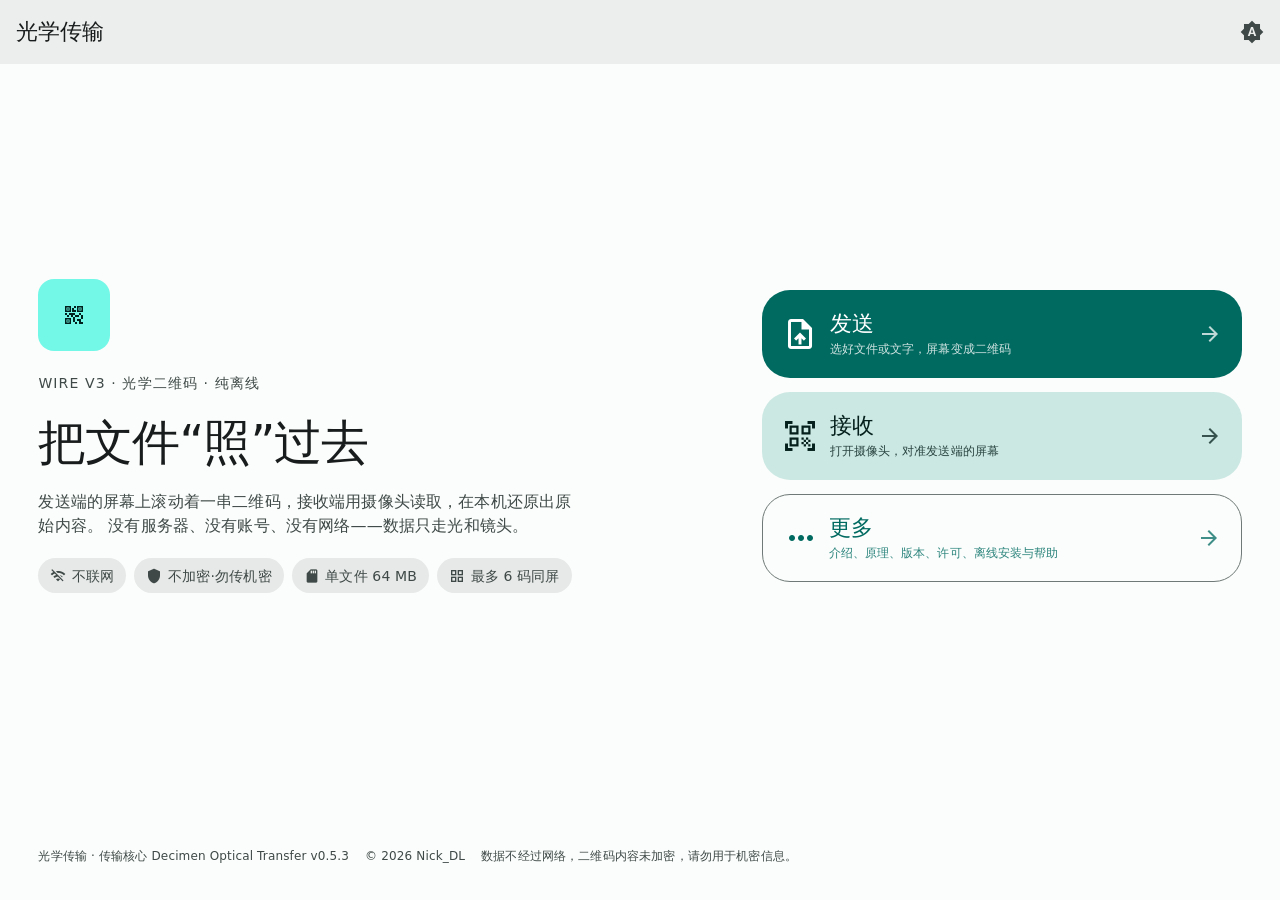
<file: index.html>
<!doctype html>
<html lang="zh-CN" class="mdui-theme-auto">
  <head>
    <meta charset="utf-8" />
    <meta name="viewport" content="width=device-width, initial-scale=1, viewport-fit=cover" />
    <title>光学传输 · 屏幕 → 摄像头 · 离线传文件</title>
    <meta
      name="description"
      content="把文件或文字编码成一串不断变化的二维码显示在屏幕上，另一台设备用摄像头扫描还原。全程没有服务器、没有网络，只走光和镜头。基于 Decimen Optical Transfer v0.5.3。"
    />
    <meta name="color-scheme" content="light dark" />
    <meta name="theme-color" media="(prefers-color-scheme: light)" content="#01796F" />
    <meta name="theme-color" media="(prefers-color-scheme: dark)" content="#0d1513" />
    <meta name="apple-mobile-web-app-capable" content="yes" />
    <meta name="apple-mobile-web-app-title" content="光学传输" />
    <link rel="manifest" href="./manifest.webmanifest" />
    <link rel="icon" href="./icons/favicon.svg" type="image/svg+xml" />
    <link rel="apple-touch-icon" href="./icons/apple-touch-icon.png" />
    <link rel="stylesheet" href="./vendor/mdui/mdui.css" />
    <link rel="stylesheet" href="./css/app.css" />
    <script src="./vendor/mdui/mdui.global.js"></script>
    <script src="./js/theme.js"></script>
  </head>
  <body class="oft-page oft-home">
    <mdui-top-app-bar class="app-bar">
      <mdui-top-app-bar-title>光学传输</mdui-top-app-bar-title>
      <div class="oft-spacer"></div>
      <mdui-tooltip content="切换外观（跟随系统 / 浅色 / 深色）">
        <mdui-button-icon id="theme-toggle" icon="brightness_auto" aria-label="切换外观"></mdui-button-icon>
      </mdui-tooltip>
    </mdui-top-app-bar>

    <main class="page-main">
      <div class="home-grid">
        <section class="brand">
          <span class="brand-mark" aria-hidden="true">
            <mdui-icon name="qr_code_2"></mdui-icon>
          </span>
          <p class="oft-overline">Wire v3 · 光学二维码 · 纯离线</p>
          <h1>把文件“照”过去</h1>
          <p>
            发送端的屏幕上滚动着一串二维码，接收端用摄像头读取，在本机还原出原始内容。
            没有服务器、没有账号、没有网络——数据只走光和镜头。
          </p>
          <div class="brand-chips">
            <span><mdui-icon name="wifi_off" style="font-size: 1rem"></mdui-icon>不联网</span>
            <span><mdui-icon name="shield" style="font-size: 1rem"></mdui-icon>不加密·勿传机密</span>
            <span><mdui-icon name="sd_storage" style="font-size: 1rem"></mdui-icon>单文件 64 MB</span>
            <span><mdui-icon name="grid_view" style="font-size: 1rem"></mdui-icon>最多 6 码同屏</span>
          </div>
        </section>

        <section class="home-actions" aria-label="开始使用">
          <mdui-button id="go-send" class="home-action" variant="filled" full-width>
            <mdui-icon slot="icon" name="upload_file"></mdui-icon>
            <span class="home-action-text">
              <strong>发送</strong>
              <small>选好文件或文字，屏幕变成二维码</small>
            </span>
            <mdui-icon slot="end-icon" name="arrow_forward"></mdui-icon>
          </mdui-button>

          <mdui-button id="go-receive" class="home-action" variant="tonal" full-width>
            <mdui-icon slot="icon" name="qr_code_scanner"></mdui-icon>
            <span class="home-action-text">
              <strong>接收</strong>
              <small>打开摄像头，对准发送端的屏幕</small>
            </span>
            <mdui-icon slot="end-icon" name="arrow_forward"></mdui-icon>
          </mdui-button>

          <mdui-button id="open-more" class="home-action home-more" variant="outlined" full-width>
            <mdui-icon slot="icon" name="more_horiz"></mdui-icon>
            <span class="home-action-text">
              <strong>更多</strong>
              <small>介绍、原理、版本、许可、离线安装与帮助</small>
            </span>
            <mdui-icon slot="end-icon" name="arrow_forward"></mdui-icon>
          </mdui-button>
        </section>
      </div>
    </main>

    <footer class="page-foot">
      <span>光学传输 · 传输核心 Decimen Optical Transfer v0.5.3</span>
      <span>© 2026 <b>Nick_DL</b></span>
      <span>数据不经过网络，二维码内容未加密，请勿用于机密信息。</span>
    </footer>

    <!-- 「更多」：左侧 NavigationRail + 右侧内容 -->
    <mdui-dialog id="more-dialog" aria-label="关于光学传输" close-on-esc close-on-overlay-click>
      <div class="more-layout">
        <header class="more-head">
          <span class="more-title">关于光学传输</span>
          <div class="oft-spacer"></div>
          <mdui-tooltip content="关闭">
            <mdui-button-icon id="more-close" icon="close" aria-label="关闭"></mdui-button-icon>
          </mdui-tooltip>
        </header>

        <div class="more-body">
          <mdui-navigation-rail id="more-rail" contained divider value="intro" aria-label="更多内容">
            <mdui-navigation-rail-item value="intro" icon="info">介绍</mdui-navigation-rail-item>
            <mdui-navigation-rail-item value="how" icon="auto_awesome">原理</mdui-navigation-rail-item>
            <mdui-navigation-rail-item value="version" icon="history">版本</mdui-navigation-rail-item>
            <mdui-navigation-rail-item value="license" icon="gavel">许可</mdui-navigation-rail-item>
            <mdui-navigation-rail-item value="pwa" icon="download_for_offline">离线</mdui-navigation-rail-item>
            <mdui-navigation-rail-item value="help" icon="help">帮助</mdui-navigation-rail-item>
          </mdui-navigation-rail>

          <div class="more-panels" id="more-panels">
            <!-- 介绍 -->
            <section class="more-panel is-active" data-panel="intro" tabindex="-1">
              <h2>介绍</h2>
              <p>
                光学传输把「文件」变成「一段会动的二维码」。发送端把内容切块、喷泉编码，然后以固定帧率
                把一块块二维码打在屏幕上；接收端的摄像头持续取景，逐个解出二维码里的数据块，凑齐之后
                在本机重组、校验，最后交回原始文件或文字。
              </p>
              <p>
                整条链路里没有服务器、没有 WebRTC、没有账号，也没有任何网络请求：数据只走屏幕的光和
                手机的镜头。发送端与接收端可以在两台完全离线的设备上工作。
              </p>
              <div class="fact-grid">
                <div class="fact"><strong>64 MB</strong><span>单文件上限</span></div>
                <div class="fact"><strong>6 码</strong><span>单屏最多同显</span></div>
                <div class="fact"><strong>64 B–3 KB</strong><span>每帧字节数可调</span></div>
                <div class="fact"><strong>SHA-256</strong><span>还原后校验</span></div>
              </div>
              <h3>适用与不适用</h3>
              <ul>
                <li>适合：两台设备之间不便联网时的小文件、配置、网址、口令短语、照片。</li>
                <li>适合：气隙（air-gap）环境里单向搬运少量数据。</li>
                <li>不适合：大文件、需要保密的内容——二维码本身没有加密，附近任何摄像头都能拍到。</li>
              </ul>
            </section>

            <!-- 原理 -->
            <section class="more-panel" data-panel="how" tabindex="-1">
              <h2>原理</h2>
              <h3>喷泉码：丢帧只影响快慢</h3>
              <p>
                内容被切成 K 个数据块，发送端先顺序各发一遍，再发 K 个中等度数（4–24）的确定性修复帧，
                然后循环。接收端只要凑够约 K×1.00–1.15 个互不相同的帧就能还原，不需要回传信道，
                也不需要知道到底丢了哪几帧——这正是「喷泉」的含义。
              </p>
              <h3>带版本号的帧头（wire v3）</h3>
              <p>
                22 字节帧头：双魔数 <code class="oft-mono">0xD1 0xC3</code>、版本字节、flags 字节，
                其后是会话 ID、序列号、K、块长、总长与负载校验。遇到读不懂的 Decimen 流会明确提示
                「请更新发送端」，遇到无关的二维码则保持沉默。
              </p>
              <h3>容器、压缩与校验</h3>
              <p>
                负载外面套一层 49 字节容器：魔数、gzip 标志、文件名长度、MIME 长度、原始长度、传输长度
                与 32 字节 SHA-256。压缩收益为正时用浏览器的 <code class="oft-mono">CompressionStream</code>
                做 gzip；接收端在把结果交给你之前先验证 SHA-256，损坏的文件不会被保存。
              </p>
              <h3>本机解码</h3>
              <p>
                解码器是独立的 decimen-codec（QR-only 的 zxing-cpp WASM 构建），在 Web Worker 里运行，
                WASM 已内联进页面，因此首次加载后可以完全断网使用；多码同屏时多个 Worker 并行解码。
              </p>
              <h3>速度取决于光</h3>
              <p>
                实际速率由「每帧字节数 × 帧率 × 屏上码数 × 解码成功率」共同决定。屏幕亮度、镜头素质、
                对焦稳定性、环境光都会影响它——把手机固定住、屏幕调最亮、距离 20–40 厘米通常最稳。
              </p>
            </section>

            <!-- 版本 -->
            <section class="more-panel" data-panel="version" tabindex="-1">
              <h2>版本</h2>
              <dl class="kv-list">
                <div class="kv"><dt>传输核心</dt><dd>Decimen Optical Transfer v0.5.3</dd></div>
                <div class="kv"><dt>构建</dt><dd class="mono">5301fc2 · 官方 Release 产物</dd></div>
                <div class="kv"><dt>线格式</dt><dd class="mono">wire v3（0xD1 0xC3，version = 3）</dd></div>
                <div class="kv"><dt>界面框架</dt><dd id="kv-mdui">mdui 2 · Material Design 3</dd></div>
                <div class="kv"><dt>界面语言</dt><dd>简体中文（核心自带 12 种语言）</dd></div>
                <div class="kv"><dt>本页地址</dt><dd class="mono" id="kv-origin">—</dd></div>
              </dl>
              <h3>兼容性</h3>
              <ul>
                <li>0.5.x 之间互通；v0.3.0 / v0.4.x 与本版<b>不能</b>互通，请让两端使用同一代版本。</li>
                <li>v0.5.3 接收端遇到旧格式发送端会明确提示「对方在用旧的 Decimen 格式」。</li>
                <li>本页内嵌的核心与上游官方产物逐字节一致，只额外注入了「独立运行适配层」。</li>
              </ul>
              <mdui-list>
                <mdui-list-item href="https://github.com/Nick-DL/oft" target="_blank" rel="noopener noreferrer" icon="code" end-icon="open_in_new">
                  本页源码仓库（Nick_DL）
                  <span slot="description">github.com/Nick-DL/oft · 界面外壳的源码</span>
                </mdui-list-item>
                <mdui-list-item href="https://github.com/Nick-DL" target="_blank" rel="noopener noreferrer" icon="person" end-icon="open_in_new">
                  作者主页
                  <span slot="description">github.com/Nick-DL</span>
                </mdui-list-item>
                <mdui-list-item href="https://github.com/bashalarmistalt/decimen-optical-transfer" target="_blank" rel="noopener noreferrer" icon="code" end-icon="open_in_new">
                  上游源码仓库
                  <span slot="description">github.com/bashalarmistalt/decimen-optical-transfer</span>
                </mdui-list-item>
                <mdui-list-item href="https://github.com/bashalarmistalt/decimen-optical-transfer/releases" target="_blank" rel="noopener noreferrer" icon="new_releases" end-icon="open_in_new">
                  上游发布记录
                  <span slot="description">v0.5.3 的变更与校验和</span>
                </mdui-list-item>
                <mdui-list-item href="./docs/upstream-releases.md" icon="description" end-icon="arrow_forward">
                  本地更新记录
                  <span slot="description">docs/upstream-releases.md</span>
                </mdui-list-item>
                <mdui-list-item href="https://decimen.app/" target="_blank" rel="noopener noreferrer" icon="public" end-icon="open_in_new">
                  原版网站
                  <span slot="description">decimen.app（发送端 / 接收端同版本，可互通）</span>
                </mdui-list-item>
              </mdui-list>
            </section>

            <!-- 许可 -->
            <section class="more-panel" data-panel="license" tabindex="-1">
              <h2>许可</h2>
              <h3>传输核心：AGPL-3.0-or-later</h3>
              <p>
                © 2026 Evan Crawley (Bash Alarmist)，部分代码由 Steve Dakh 以 MIT 贡献。
                <b>这是强 copyleft 许可</b>：再分发（包括把本页部署到服务器供他人访问）需要保留许可证与
                署名，并向使用者提供对应源码。
              </p>
              <h3>本页新增部分</h3>
              <p>
                界面外壳（首页、发送/接收流程、样式、脚本、PWA 支持）为本项目原创；核心页面
                <code class="oft-mono">core/send.html</code>、<code class="oft-mono">core/receive.html</code>
                与上游 Release 产物逐字节一致。
              </p>
              <h3>作者与仓库</h3>
              <p>
                界面外壳由 <b>Nick_DL</b> 维护。
                由于核心页面按 <b>AGPL-3.0-or-later</b> 授权，整个页面也以同一许可分发：
                再分发时请保留核心署名、许可证与 NOTICE，并向使用者提供对应源码
                （<code class="oft-mono">core/</code> 与上游官方产物一致，界面外壳即本仓库）。
              </p>
              <mdui-list>
                <mdui-list-item href="./LICENSES/Decimen-Optical-Transfer-v0.5.3-AGPL-3.0.txt" icon="gavel" end-icon="arrow_forward">
                  AGPL-3.0 全文
                  <span slot="description">LICENSES/Decimen-Optical-Transfer-v0.5.3-AGPL-3.0.txt</span>
                </mdui-list-item>
                <mdui-list-item href="./LICENSES/Decimen-Optical-Transfer-v0.5.3-NOTICE.txt" icon="article" end-icon="arrow_forward">
                  第三方声明
                  <span slot="description">NOTICE（含 Emscripten、zxing-cpp 等）</span>
                </mdui-list-item>
                <mdui-list-item href="./LICENSES/Decimen-Optical-Transfer-v0.3.0-MIT.txt" icon="history_edu" end-icon="arrow_forward">
                  v0.3.0 的 MIT 许可
                  <span slot="description">早期版本仍按 MIT 提供</span>
                </mdui-list-item>
                <mdui-list-item href="./vendor/mdui/LICENSE" icon="widgets" end-icon="arrow_forward">
                  mdui（MIT）
                  <span slot="description">vendor/mdui/LICENSE</span>
                </mdui-list-item>
                <mdui-list-item href="./vendor/material-icons/LICENSE" icon="emoji_symbols" end-icon="arrow_forward">
                  Material Icons（Apache-2.0）
                  <span slot="description">vendor/material-icons/LICENSE</span>
                </mdui-list-item>
              </mdui-list>
            </section>

            <!-- PWA -->
            <section class="more-panel" data-panel="pwa" tabindex="-1">
              <h2>离线使用（PWA）</h2>
              <p>
                把本页安装成应用后，整套界面与传输核心都会缓存到本机：断网、飞行模式、甚至完全没有
                网络的环境里也能打开并完成一次光学传输。接收端需要的摄像头权限与网络无关。
              </p>

              <div class="pwa-state" id="pwa-state">
                <mdui-icon name="download_for_offline" aria-hidden="true"></mdui-icon>
                <span class="pwa-state-text">
                  <strong id="pwa-state-title">正在检查安装状态…</strong>
                  <span class="oft-small" id="pwa-state-detail">—</span>
                </span>
              </div>

              <div class="step-actions">
                <mdui-button id="pwa-install" variant="filled" icon="install_desktop" disabled>安装到本机</mdui-button>
                <mdui-button id="pwa-update" variant="outlined" icon="refresh">检查更新</mdui-button>
                <mdui-button id="pwa-clear" variant="text" icon="delete_sweep">清除离线缓存</mdui-button>
              </div>

              <dl class="kv-list">
                <div class="kv"><dt>离线缓存</dt><dd id="pwa-cache-state">—</dd></div>
                <div class="kv"><dt>缓存占用</dt><dd id="pwa-cache-usage">—</dd></div>
                <div class="kv"><dt>当前状态</dt><dd id="pwa-network">—</dd></div>
              </dl>

              <h3>手动安装</h3>
              <ul>
                <li><b>Chrome / Edge（桌面）</b>：地址栏右侧的「安装」图标，或菜单 → 投放、保存和共享 → 安装页面为应用。</li>
                <li><b>Android Chrome</b>：菜单 → 添加到主屏幕 / 安装应用。</li>
                <li><b>iOS Safari</b>：分享 → 添加到主屏幕（iOS 不支持自动安装提示，功能不受影响）。</li>
              </ul>
              <p class="oft-small">
                提示：离线缓存只在 <code class="oft-mono">https://</code> 或
                <code class="oft-mono">http://localhost</code> 下生效；用 <code class="oft-mono">file://</code>
                直接双击打开时浏览器会禁用 Service Worker。
              </p>
            </section>

            <!-- 帮助 -->
            <section class="more-panel" data-panel="help" tabindex="-1">
              <h2>帮助</h2>
              <h3>一次传输的四个步骤</h3>
              <ol>
                <li><b>发送端</b>：点「发送」，选择文件（≤ 64 MB）或切到「文字」粘贴内容。</li>
                <li><b>接收端</b>：另一台设备打开本页 → 「接收」→「开始扫描」并允许摄像头。</li>
                <li><b>对准</b>：让二维码尽量占满取景框，发送端亮度调到最高，手机最好固定住。</li>
                <li><b>等待</b>：进度到 100% 后会自动做 SHA-256 校验，然后就能保存文件或复制文字。</li>
              </ol>
              <h3>常见问题</h3>
              <ul>
                <li><b>摄像头打不开</b>：必须是 <code class="oft-mono">https://</code> 或 <code class="oft-mono">http://localhost</code>；局域网 http 会被浏览器拒绝。</li>
                <li><b>进度条纹丝不动</b>：把发送端「传输设置 → 每帧字节数」降到 1000 左右、帧率降到 20–30，并调高屏幕亮度、固定手机。</li>
                <li><b>选错了镜头</b>：接收端在核心页面的「接收设置 → 摄像头」里手动指定，切换是实时的。</li>
                <li><b>两端版本不一致</b>：v0.3.0 / v0.4.x 与 v0.5.x 线格式不同，两个方向都不通。</li>
                <li><b>想传大文件</b>：64 MB 是核心硬上限；光学链路适合小文件与文本。</li>
              </ul>
              <h3>环境检测</h3>
              <p id="help-env" class="oft-small">正在检测…</p>
              <mdui-list>
                <mdui-list-item href="./README.md" icon="menu_book" end-icon="arrow_forward">
                  项目说明
                  <span slot="description">README：目录结构、构建方式、验证记录</span>
                </mdui-list-item>
                <mdui-list-item href="./core/send.html" target="_blank" rel="noopener" icon="open_in_new">
                  直接打开核心发送端
                  <span slot="description">core/send.html（不含引导流程）</span>
                </mdui-list-item>
                <mdui-list-item href="./core/receive.html" target="_blank" rel="noopener" icon="open_in_new">
                  直接打开核心接收端
                  <span slot="description">core/receive.html（不含引导流程）</span>
                </mdui-list-item>
              </mdui-list>
            </section>
          </div>
        </div>
      </div>
    </mdui-dialog>

    <script src="./js/app.js"></script>
    <script src="./js/home.js"></script>
  </body>
</html>
</file>
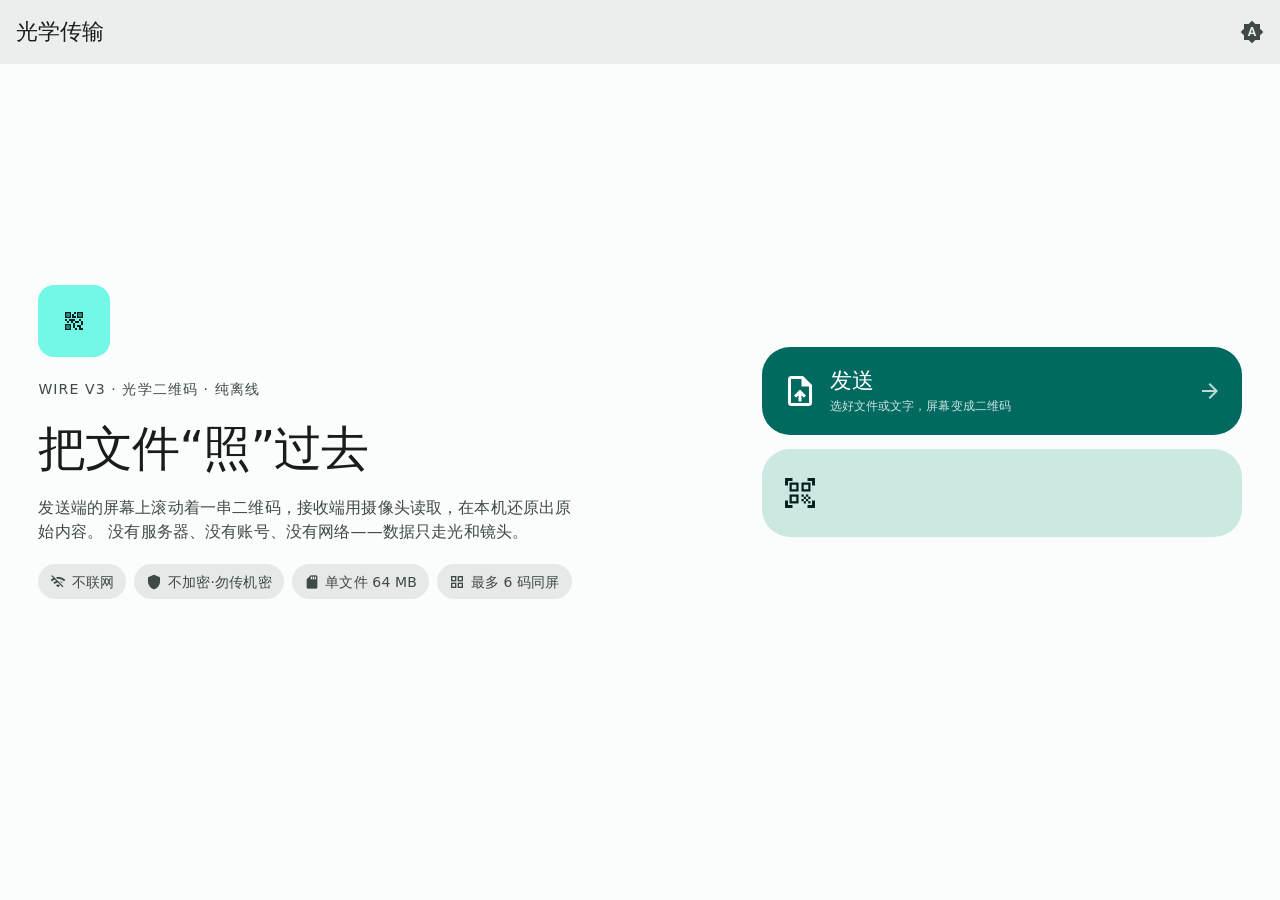
<file: core/index.html>
<!doctype html>
<html lang="zh-CN">
  <head>
    <meta charset="utf-8" />
    <title>光学传输 · 核心</title>
    <!-- 核心页面的「返回入口」链接指向同目录的 index.html；这里把它转回外层首页 -->
    <meta http-equiv="refresh" content="0; url=../index.html" />
    <meta name="robots" content="noindex" />
    <link rel="canonical" href="../index.html" />
    <style>
      body { margin: 0; min-height: 100vh; display: grid; place-items: center; background: #fbfdf9; color: #004a43;
        font: 16px/1.6 system-ui, -apple-system, "Segoe UI", "PingFang SC", "Microsoft YaHei", sans-serif; }
      a { color: #01796f; }
    </style>
  </head>
  <body>
    <p>正在返回<a href="../index.html">光学传输首页</a>…</p>
  </body>
</html>
</file>
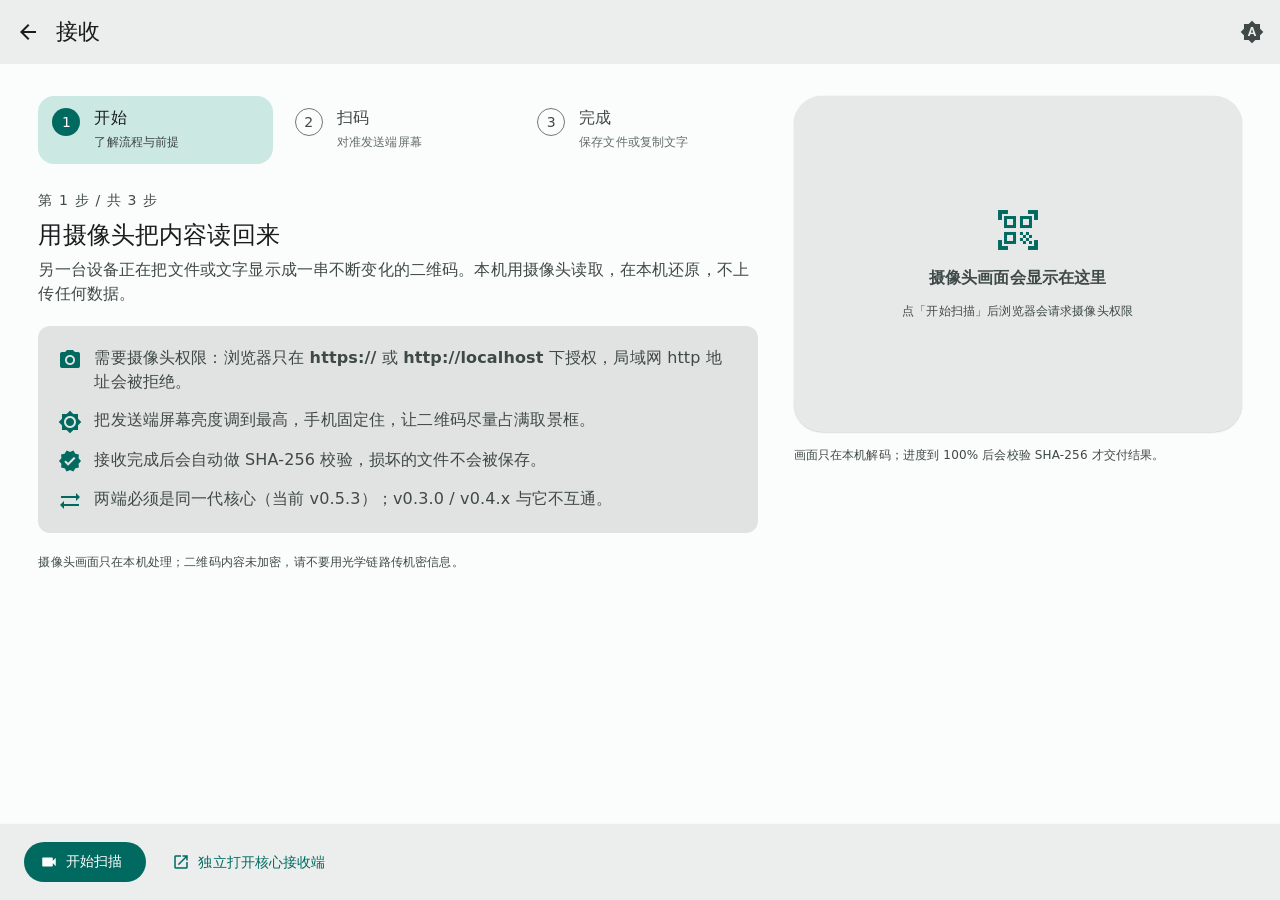
<file: receive.html>
<!doctype html>
<html lang="zh-CN" class="mdui-theme-auto">
  <head>
    <meta charset="utf-8" />
    <meta name="viewport" content="width=device-width, initial-scale=1, viewport-fit=cover" />
    <title>接收 · 光学传输</title>
    <meta name="description" content="用摄像头读取另一台设备屏幕上的二维码，在本机还原出文件或文字。全程不联网，结果只保存在本机。" />
    <meta name="color-scheme" content="light dark" />
    <meta name="theme-color" media="(prefers-color-scheme: light)" content="#01796F" />
    <meta name="theme-color" media="(prefers-color-scheme: dark)" content="#0d1513" />
    <meta name="apple-mobile-web-app-capable" content="yes" />
    <link rel="manifest" href="./manifest.webmanifest" />
    <link rel="icon" href="./icons/favicon.svg" type="image/svg+xml" />
    <link rel="apple-touch-icon" href="./icons/apple-touch-icon.png" />
    <link rel="stylesheet" href="./vendor/mdui/mdui.css" />
    <link rel="stylesheet" href="./css/app.css" />
    <script src="./vendor/mdui/mdui.global.js"></script>
    <script src="./js/theme.js"></script>
  </head>
  <body class="oft-page oft-receive" data-flow-step="1">
    <mdui-top-app-bar class="app-bar">
      <mdui-button-icon id="back-home" icon="arrow_back" aria-label="返回首页"></mdui-button-icon>
      <mdui-top-app-bar-title>接收</mdui-top-app-bar-title>
      <div class="oft-spacer"></div>
      <mdui-tooltip content="切换外观（跟随系统 / 浅色 / 深色）">
        <mdui-button-icon id="theme-toggle" icon="brightness_auto" aria-label="切换外观"></mdui-button-icon>
      </mdui-tooltip>
    </mdui-top-app-bar>

    <main class="page-main">
      <div class="flow-grid">
        <div class="flow-col">
          <ol class="stepper" id="stepper" aria-label="接收步骤">
            <li data-step="1" data-state="active">
              <span class="step-dot">1</span>
              <span class="step-text"><strong>开始</strong><small>了解流程与前提</small></span>
            </li>
            <li data-step="2" data-state="todo">
              <span class="step-dot">2</span>
              <span class="step-text"><strong>扫码</strong><small>对准发送端屏幕</small></span>
            </li>
            <li data-step="3" data-state="todo">
              <span class="step-dot">3</span>
              <span class="step-text"><strong>完成</strong><small>保存文件或复制文字</small></span>
            </li>
          </ol>

          <!-- 第 1 步：说明 + 开始 -->
          <section class="step-panel is-active" data-step="1" aria-labelledby="recv-step1-title">
            <header class="step-head">
              <p class="oft-overline">第 1 步 / 共 3 步</p>
              <h1 id="recv-step1-title">用摄像头把内容读回来</h1>
              <p>另一台设备正在把文件或文字显示成一串不断变化的二维码。本机用摄像头读取，在本机还原，不上传任何数据。</p>
            </header>

            <mdui-card variant="filled" class="step-card">
              <ul class="check-list">
                <li>
                  <mdui-icon name="photo_camera" aria-hidden="true"></mdui-icon>
                  <span>需要摄像头权限：浏览器只在 <b>https://</b> 或 <b>http://localhost</b> 下授权，局域网 http 地址会被拒绝。</span>
                </li>
                <li>
                  <mdui-icon name="brightness_high" aria-hidden="true"></mdui-icon>
                  <span>把发送端屏幕亮度调到最高，手机固定住，让二维码尽量占满取景框。</span>
                </li>
                <li>
                  <mdui-icon name="verified" aria-hidden="true"></mdui-icon>
                  <span>接收完成后会自动做 SHA-256 校验，损坏的文件不会被保存。</span>
                </li>
                <li>
                  <mdui-icon name="sync_alt" aria-hidden="true"></mdui-icon>
                  <span>两端必须是同一代核心（当前 v0.5.3）；v0.3.0 / v0.4.x 与它不互通。</span>
                </li>
              </ul>
            </mdui-card>

            <div class="step-note manual-note" id="manual-note" hidden>
              <mdui-icon name="info" aria-hidden="true"></mdui-icon>
              <span>
                当前环境（<span class="oft-mono" id="manual-reason">file:// 或跨源</span>）不允许本页自动驱动核心，
                已切换为手动模式：请在右侧核心页面里点「启动摄像头」。
              </span>
            </div>

            <p class="oft-small oft-muted">摄像头画面只在本机处理；二维码内容未加密，请不要用光学链路传机密信息。</p>
          </section>

          <!-- 第 2 步：扫码 -->
          <section class="step-panel" data-step="2" aria-labelledby="recv-step2-title">
            <header class="step-head">
              <p class="oft-overline">第 2 步 / 共 3 步</p>
              <h1 id="recv-step2-title">对准发送端屏幕上的二维码</h1>
              <p id="scan-status">正在启动摄像头…</p>
            </header>

            <div class="step-note">
              <mdui-icon name="tips_and_updates" aria-hidden="true"></mdui-icon>
              <span>进度条纹丝不动时：把发送端的「每帧字节」降到 1000 左右、帧率降到 20–30，再试一次；距离 20–40 厘米通常最稳。</span>
            </div>
          </section>

          <!-- 第 3 步：完成 -->
          <section class="step-panel" data-step="3" aria-labelledby="recv-step3-title">
            <div class="success-hero" id="success-hero">
              <mdui-icon name="check_circle" id="result-icon" aria-hidden="true"></mdui-icon>
              <h1 id="recv-step3-title">接收成功</h1>
              <p id="result-detail">正在整理结果…</p>
            </div>

            <dl class="kv-list" id="result-meta" hidden>
              <div class="kv"><dt>内容</dt><dd id="result-name">—</dd></div>
              <div class="kv"><dt>大小</dt><dd id="result-size">—</dd></div>
              <div class="kv"><dt>校验</dt><dd id="result-checksum">—</dd></div>
            </dl>
          </section>
        </div>

        <aside class="stage-col">
          <div class="stage" id="stage" data-view="empty" data-scan="off">
            <div class="stage-frame">
              <iframe
                id="core-frame"
                class="core-frame"
                title="光学传输核心（接收端）"
                allow="camera; clipboard-write; fullscreen; screen-wake-lock"
                referrerpolicy="no-referrer"
              ></iframe>
            </div>
            <div class="stage-brackets" aria-hidden="true"><span></span><span></span><span></span><span></span></div>
            <div class="stage-scanline" aria-hidden="true"></div>
            <div class="stage-empty" id="stage-empty">
              <mdui-icon name="qr_code_scanner" aria-hidden="true"></mdui-icon>
              <strong id="stage-empty-title">摄像头画面会显示在这里</strong>
              <span class="oft-small" id="stage-empty-text">点「开始扫描」后浏览器会请求摄像头权限</span>
            </div>

            <div class="stage-status" id="stage-status" hidden>
              <mdui-icon name="sensors" aria-hidden="true" style="font-size: 1.05rem"></mdui-icon>
              <span class="status-text" id="stage-status-text">准备中…</span>
              <mdui-button-icon id="stage-fullscreen" icon="fullscreen" aria-label="全屏取景"></mdui-button-icon>
            </div>

            <div class="stage-progress" id="stage-progress" hidden>
              <div class="row">
                <span id="progress-label">0%</span>
                <span id="progress-eta">正在估算…</span>
              </div>
              <mdui-linear-progress id="progress-bar" value="0" max="100"></mdui-linear-progress>
            </div>
          </div>
          <p class="oft-small oft-muted" id="stage-caption">
            画面只在本机解码；进度到 100% 后会校验 SHA-256 才交付结果。
          </p>
        </aside>
      </div>
    </main>

    <!-- 三个步骤共用一条固定在页面底部的操作栏（MD3 BottomAppBar） -->
    <mdui-bottom-app-bar class="actions-bar">
      <div class="actions-inner">
        <!-- 微信里收到图片后才出现，且始终排在最左边 -->
        <mdui-button data-step="3" id="share-wechat" variant="tonal" icon="share" hidden>分享到微信</mdui-button>

        <mdui-button data-step="1" id="start-scan" variant="filled" icon="videocam">开始扫描</mdui-button>
        <mdui-button data-step="1" variant="text" icon="open_in_new" href="./core/receive.html" target="_blank" rel="noopener">独立打开核心接收端</mdui-button>

        <mdui-button data-step="2" id="retry-camera" variant="tonal" icon="refresh" hidden>重新启动摄像头</mdui-button>
        <mdui-button data-step="2" id="back-step-1" variant="text" icon="arrow_back">返回说明</mdui-button>

        <mdui-button data-step="3" id="save-file" variant="filled" icon="download" hidden>保存文件</mdui-button>
        <mdui-button data-step="3" id="copy-text" variant="tonal" icon="content_copy" hidden>复制文字</mdui-button>
        <mdui-button data-step="3" id="receive-again" variant="outlined" icon="restart_alt">再接收一个</mdui-button>
        <mdui-button data-step="3" id="back-to-scan" variant="text" icon="arrow_back" hidden>重新扫描</mdui-button>
      </div>
    </mdui-bottom-app-bar>

    <script src="./js/app.js"></script>
    <script src="./js/stepper.js"></script>
    <script src="./js/core-bridge.js"></script>
    <script src="./js/wechat-share.js"></script>
    <script src="./js/flow-receive.js"></script>
  </body>
</html>
</file>
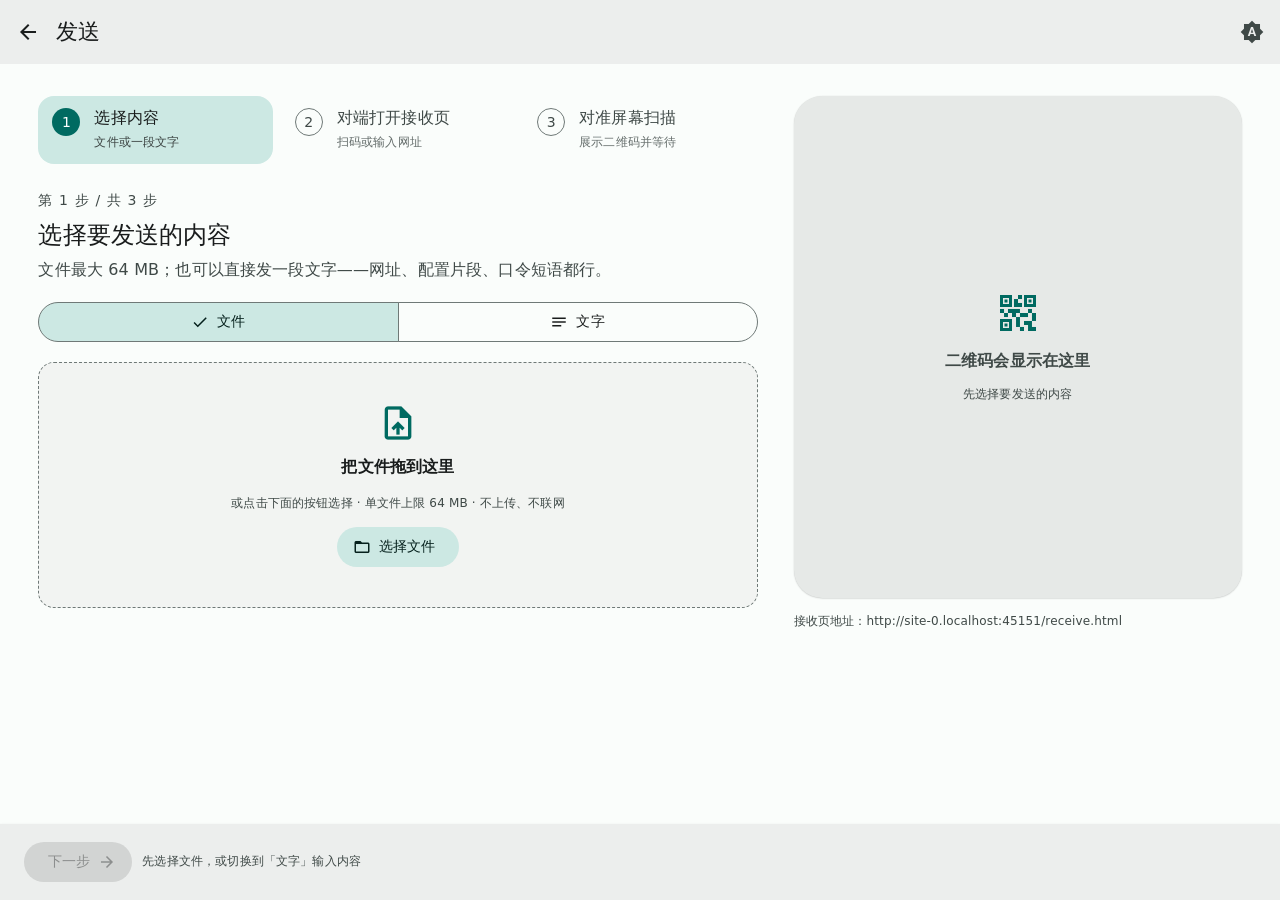
<file: send.html>
<!doctype html>
<html lang="zh-CN" class="mdui-theme-auto">
  <head>
    <meta charset="utf-8" />
    <meta name="viewport" content="width=device-width, initial-scale=1, viewport-fit=cover" />
    <title>发送 · 光学传输</title>
    <meta name="description" content="选择文件或文字，屏幕变成一串不断变化的二维码，让另一台设备的摄像头把内容读走。全程不联网。" />
    <meta name="color-scheme" content="light dark" />
    <meta name="theme-color" media="(prefers-color-scheme: light)" content="#01796F" />
    <meta name="theme-color" media="(prefers-color-scheme: dark)" content="#0d1513" />
    <meta name="apple-mobile-web-app-capable" content="yes" />
    <link rel="manifest" href="./manifest.webmanifest" />
    <link rel="icon" href="./icons/favicon.svg" type="image/svg+xml" />
    <link rel="apple-touch-icon" href="./icons/apple-touch-icon.png" />
    <link rel="stylesheet" href="./vendor/mdui/mdui.css" />
    <link rel="stylesheet" href="./css/app.css" />
    <script src="./vendor/mdui/mdui.global.js"></script>
    <script src="./js/theme.js"></script>
  </head>
  <body class="oft-page oft-send" data-flow-step="1">
    <mdui-top-app-bar class="app-bar">
      <mdui-button-icon id="back-home" icon="arrow_back" aria-label="返回首页"></mdui-button-icon>
      <mdui-top-app-bar-title>发送</mdui-top-app-bar-title>
      <div class="oft-spacer"></div>
      <mdui-tooltip content="切换外观（跟随系统 / 浅色 / 深色）">
        <mdui-button-icon id="theme-toggle" icon="brightness_auto" aria-label="切换外观"></mdui-button-icon>
      </mdui-tooltip>
    </mdui-top-app-bar>

    <main class="page-main">
      <div class="flow-grid">
        <div class="flow-col">
          <ol class="stepper" id="stepper" aria-label="发送步骤">
            <li data-step="1" data-state="active">
              <span class="step-dot">1</span>
              <span class="step-text"><strong>选择内容</strong><small>文件或一段文字</small></span>
            </li>
            <li data-step="2" data-state="todo">
              <span class="step-dot">2</span>
              <span class="step-text"><strong>对端打开接收页</strong><small>扫码或输入网址</small></span>
            </li>
            <li data-step="3" data-state="todo">
              <span class="step-dot">3</span>
              <span class="step-text"><strong>对准屏幕扫描</strong><small>展示二维码并等待</small></span>
            </li>
          </ol>

          <!-- 第 1 步：选择内容 -->
          <section class="step-panel is-active" data-step="1" aria-labelledby="send-step1-title">
            <header class="step-head">
              <p class="oft-overline">第 1 步 / 共 3 步</p>
              <h1 id="send-step1-title">选择要发送的内容</h1>
              <p>文件最大 64 MB；也可以直接发一段文字——网址、配置片段、口令短语都行。</p>
            </header>

            <mdui-segmented-button-group id="mode-group" selects="single" value="file" full-width>
              <mdui-segmented-button value="file" icon="insert_drive_file">文件</mdui-segmented-button>
              <mdui-segmented-button value="snippet" icon="notes">文字</mdui-segmented-button>
            </mdui-segmented-button-group>

            <div id="pane-file">
              <div class="step-note manual-note" id="manual-note" hidden>
                <mdui-icon name="info" aria-hidden="true"></mdui-icon>
                <span>
                  当前环境（<span class="oft-mono" id="manual-reason">file:// 或跨源</span>）不允许本页自动驱动核心，
                  已切换为手动模式：右边的核心页面本身就能选文件、开始传输。用本地服务器打开
                  （<span class="oft-mono">python -m http.server 8000</span>）即可恢复引导流程。
                </span>
              </div>
              <div class="drop-zone" id="drop-zone">
                <mdui-icon name="upload_file" aria-hidden="true"></mdui-icon>
                <strong>把文件拖到这里</strong>
                <span class="drop-hint">或点击下面的按钮选择 · 单文件上限 64 MB · 不上传、不联网</span>
                <mdui-button id="pick-file" variant="tonal" icon="folder_open">选择文件</mdui-button>
                <input type="file" id="file-input" class="sr-only" aria-label="选择要发送的文件" />
              </div>

              <div class="file-card" id="file-card" hidden>
                <mdui-icon name="description" aria-hidden="true"></mdui-icon>
                <span class="file-meta">
                  <span class="file-name" id="file-name">—</span>
                  <span class="file-size" id="file-size">—</span>
                </span>
                <span class="oft-spacer"></span>
                <mdui-button id="clear-file" variant="text" icon="close">移除</mdui-button>
              </div>
            </div>

            <div id="pane-snippet" hidden>
              <mdui-text-field
                id="snippet-input"
                label="要发送的文字"
                variant="outlined"
                rows="6"
                maxlength="4194304"
                counter
                placeholder="粘贴或输入任意文字…"
                helper="上限 4 MB；网址、口令、配置片段都很合适"
              ></mdui-text-field>
            </div>
          </section>

          <!-- 第 2 步：让对端打开接收页 -->
          <section class="step-panel" data-step="2" aria-labelledby="send-step2-title">
            <header class="step-head">
              <p class="oft-overline">第 2 步 / 共 3 步</p>
              <h1 id="send-step2-title">在另一台设备打开接收页</h1>
              <p>用手机扫右侧二维码，或直接输入下面的地址。接收页就是本页的「接收」入口。</p>
            </header>

            <div class="address-card">
              <div class="address-row">
                <span class="address-value" id="receive-url">—</span>
                <mdui-button id="copy-url" variant="tonal" icon="content_copy">复制</mdui-button>
                <mdui-button id="open-url" variant="text" icon="open_in_new" target="_blank" rel="noopener">打开</mdui-button>
              </div>
              <p class="address-alt">
                手动输入也行：<b class="oft-mono">oft.nickdl.site</b>。原版网站
                <a href="https://decimen.app/receive/" target="_blank" rel="noopener noreferrer">decimen.app/receive</a>
                同样可以接收（两端需为同一代版本 v0.5.x）。
              </p>
            </div>

            <div class="step-note">
              <mdui-icon name="videocam" aria-hidden="true"></mdui-icon>
              <span>接收端必须允许摄像头：只有 <b>https://</b> 或 <b>http://localhost</b> 打开时浏览器才会授权；局域网 http 地址会被拒绝。</span>
            </div>

            <!-- 只在微信内置浏览器里显示：把本页（接收页）分享给对面的手机 -->
            <div class="wechat-share-block" data-wechat-only hidden>
              <mdui-icon name="share" aria-hidden="true"></mdui-icon>
              <span class="wechat-share-text">当前在微信里打开：可以把接收页发给对方，他点开就能进接收页。</span>
              <mdui-button variant="tonal" icon="share" data-wechat-link>分享到微信</mdui-button>
            </div>
          </section>

          <!-- 第 3 步：展示二维码 -->
          <section class="step-panel" data-step="3" aria-labelledby="send-step3-title">
            <header class="step-head">
              <p class="oft-overline">第 3 步 / 共 3 步</p>
              <h1 id="send-step3-title">让接收端对准这块屏幕</h1>
              <p>二维码正在循环播放整份内容。接收端凑够数据块后会自动还原并做 SHA-256 校验。</p>
            </header>

            <div class="step-note">
              <mdui-icon name="tips_and_updates" aria-hidden="true"></mdui-icon>
              <span>把这块屏幕亮度调到最高、手机固定住、让二维码尽量占满取景框。传得慢可以在下面的「传输设置」里调低每帧字节数或帧率。</span>
            </div>

            <!-- 传输设置：始终展开（双排文字列表项做标题） -->
            <section class="settings-block" aria-labelledby="settings-title">
              <mdui-list class="section-list">
                <mdui-list-item nonclickable id="settings-title">
                  传输设置
                  <span slot="description">传得慢就调这里：帧率、每帧字节、屏上码数、纠错等级</span>
                  <mdui-icon slot="icon" name="tune" aria-hidden="true"></mdui-icon>
                </mdui-list-item>
              </mdui-list>
              <div class="settings-grid">
                <mdui-select id="cfg-fps" label="帧率 fps" value="60">
                  <mdui-menu-item value="10">10</mdui-menu-item>
                  <mdui-menu-item value="15">15</mdui-menu-item>
                  <mdui-menu-item value="20">20</mdui-menu-item>
                  <mdui-menu-item value="24">24</mdui-menu-item>
                  <mdui-menu-item value="30">30</mdui-menu-item>
                  <mdui-menu-item value="55">55</mdui-menu-item>
                  <mdui-menu-item value="60">60</mdui-menu-item>
                </mdui-select>
                <mdui-select id="cfg-bytes" label="每帧字节" value="2953">
                  <mdui-menu-item value="500">500</mdui-menu-item>
                  <mdui-menu-item value="1000">1000</mdui-menu-item>
                  <mdui-menu-item value="1465">1465</mdui-menu-item>
                  <mdui-menu-item value="1850">1850</mdui-menu-item>
                  <mdui-menu-item value="2331">2331</mdui-menu-item>
                  <mdui-menu-item value="2953">2953</mdui-menu-item>
                </mdui-select>
                <mdui-select id="cfg-grid" label="屏上码数" value="1">
                  <mdui-menu-item value="1">1 个</mdui-menu-item>
                  <mdui-menu-item value="2">2 个（1×2）</mdui-menu-item>
                  <mdui-menu-item value="4">4 个（2×2）</mdui-menu-item>
                  <mdui-menu-item value="6">6 个（2×3）</mdui-menu-item>
                </mdui-select>
                <mdui-select id="cfg-ecc" label="纠错等级" value="L">
                  <mdui-menu-item value="L">L（最低，最快）</mdui-menu-item>
                  <mdui-menu-item value="M">M</mdui-menu-item>
                  <mdui-menu-item value="Q">Q</mdui-menu-item>
                  <mdui-menu-item value="H">H（最高，最慢）</mdui-menu-item>
                </mdui-select>
              </div>
              <p class="oft-small oft-muted">
                改动会立即重新开始发送。传得慢时先把「每帧字节」降到 1000、帧率降到 20–30；屏幕越亮、镜头越稳、距离越近，恢复越快。
              </p>
              <div class="settings-actions">
                <span class="oft-small oft-muted">设置会记在本机，下次打开还在</span>
                <mdui-button id="reset-settings" variant="text" icon="settings_backup_restore">重置</mdui-button>
              </div>
            </section>

            <!-- 数据流参数：次要信息，收进折叠面板 -->
            <mdui-collapse id="advanced-specs">
              <mdui-collapse-item value="specs">
                <mdui-list-item slot="header" nonclickable>
                  数据流参数
                  <span slot="description">当前二维码的帧率、规格、压缩与喷泉块</span>
                  <mdui-icon slot="icon" name="insights" aria-hidden="true"></mdui-icon>
                </mdui-list-item>
                <dl class="kv-list" id="stream-specs" hidden>
                  <div class="kv"><dt>帧率</dt><dd id="spec-fps">—</dd></div>
                  <div class="kv"><dt>每帧字节</dt><dd id="spec-frame">—</dd></div>
                  <div class="kv"><dt>二维码</dt><dd id="spec-qr">—</dd></div>
                  <div class="kv"><dt>发送量</dt><dd id="spec-payload">—</dd></div>
                  <div class="kv"><dt>压缩</dt><dd id="spec-compression">—</dd></div>
                  <div class="kv"><dt>喷泉块 K</dt><dd id="spec-k">—</dd></div>
                </dl>
              </mdui-collapse-item>
            </mdui-collapse>
          </section>
        </div>

        <aside class="stage-col">
          <div class="stage" id="stage" data-view="empty">
            <div class="stage-frame">
              <iframe
                id="core-frame"
                class="core-frame"
                title="光学传输核心（发送端）"
                allow="camera; clipboard-write; fullscreen; screen-wake-lock"
                referrerpolicy="no-referrer"
              ></iframe>
            </div>
            <img id="stage-qr" class="stage-linkqr" alt="用另一台设备扫描此二维码，打开接收页" hidden />
            <div class="stage-empty" id="stage-empty">
              <mdui-icon name="qr_code_2" aria-hidden="true"></mdui-icon>
              <strong id="stage-empty-title">二维码会显示在这里</strong>
              <span class="oft-small" id="stage-empty-text">先选择要发送的内容</span>
            </div>
            <div class="stage-status" id="stage-status" hidden>
              <mdui-icon name="sensors" aria-hidden="true" style="font-size: 1.05rem"></mdui-icon>
              <span class="status-text" id="stage-status-text">准备中…</span>
              <mdui-button-icon id="stage-fullscreen" icon="fullscreen" aria-label="全屏显示二维码"></mdui-button-icon>
            </div>
          </div>
          <p class="oft-small oft-muted" id="stage-caption">
            提示：接收端与发送端必须使用同一代核心版本（当前 v0.5.3）。
          </p>
        </aside>
      </div>
    </main>

    <!-- 三个步骤共用一条固定在页面底部的操作栏（MD3 BottomAppBar） -->
    <mdui-bottom-app-bar class="actions-bar">
      <div class="actions-inner">
        <mdui-button data-step="1" id="to-step-2" variant="filled" end-icon="arrow_forward" disabled>下一步</mdui-button>
        <span data-step="1" class="oft-small oft-muted actions-hint" id="step1-hint">先选择文件，或切换到「文字」输入内容</span>

        <mdui-button data-step="2" id="to-step-1" variant="text" icon="arrow_back">上一步</mdui-button>
        <mdui-button data-step="2" id="to-step-3" variant="filled" end-icon="qr_code_2">开始显示二维码</mdui-button>

        <mdui-button data-step="3" id="to-step-2b" variant="text" icon="arrow_back">上一步</mdui-button>
        <mdui-button data-step="3" id="reset-flow" variant="text" icon="restart_alt">重新选择内容</mdui-button>
      </div>
    </mdui-bottom-app-bar>

    <script src="./js/app.js"></script>
    <script src="./js/stepper.js"></script>
    <script src="./js/core-bridge.js"></script>
    <script src="./js/wechat-share.js"></script>
    <script src="./js/flow-send.js"></script>
  </body>
</html>
</file>
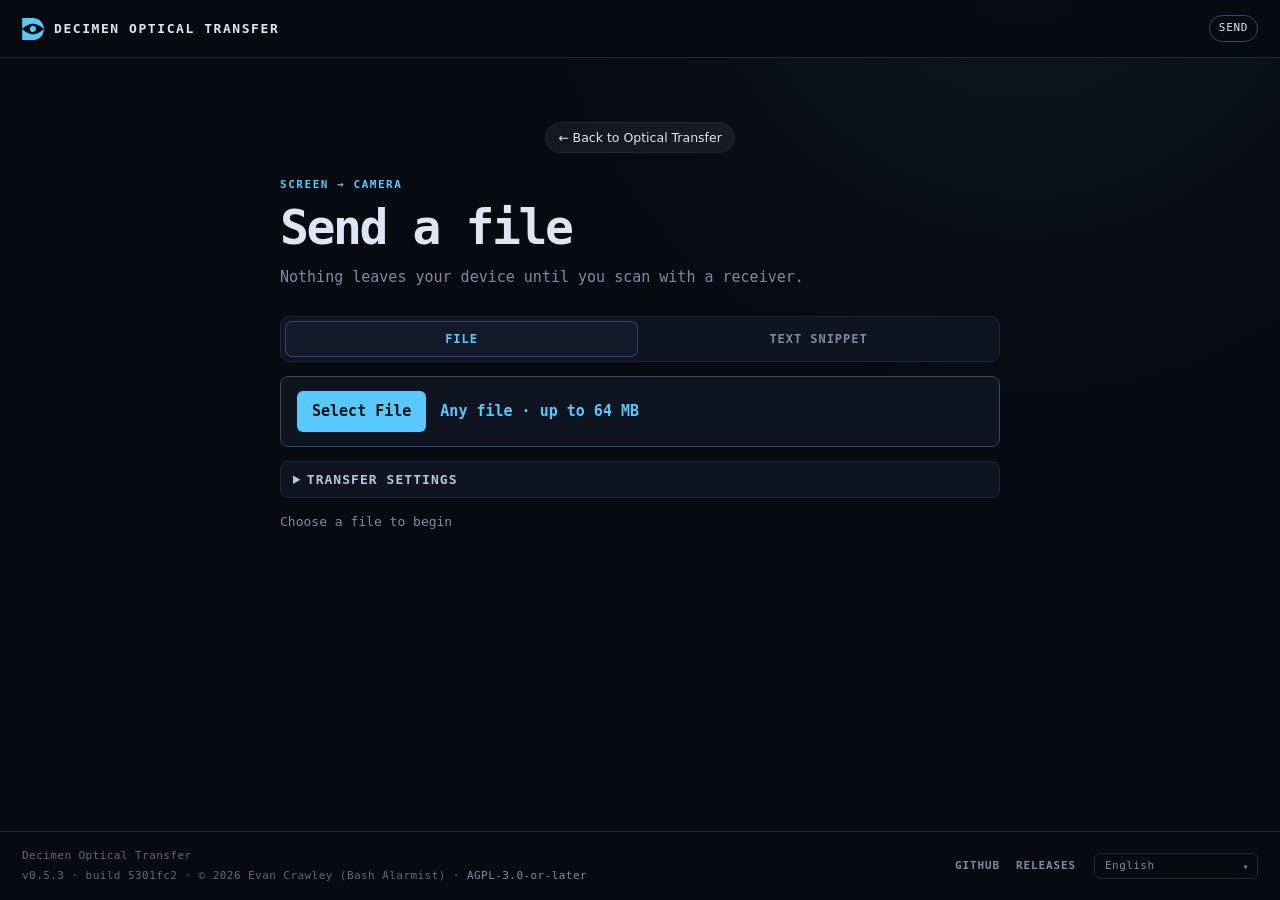
<file: core/send.html>
<!doctype html>
<!-- Decimen Optical Transfer v0.5.3 — https://decimen.app — (c) 2026 Evan Crawley (Bash Alarmist) — SPDX-License-Identifier: AGPL-3.0-or-later — portions MIT: (c) 2026 Steve Dakh; Emscripten (see NOTICE) — Source: https://github.com/bashalarmistalt/decimen-optical-transfer -->
<html lang="en">
  <head>
    <meta http-equiv="Content-Security-Policy" content="default-src &#39;none&#39;; style-src &#39;unsafe-inline&#39;; font-src &#39;none&#39;; base-uri &#39;none&#39;; form-action &#39;none&#39;; script-src &#39;self&#39; &#39;unsafe-inline&#39;; img-src data: blob:">

    <meta charset="UTF-8" />
    <meta name="viewport" content="width=device-width, initial-scale=1.0, viewport-fit=cover" />
    <title data-i18n="send.docTitle">Decimen Optical Transfer — send</title>
    <meta name="theme-color" content="#070a11" />
    <link rel="canonical" href="https://decimen.app/send/" />
    
    
    <script type="module" crossorigin>(function(){const t=document.createElement("link").relList;if(t&&t.supports&&t.supports("modulepreload"))return;for(const i of document.querySelectorAll('link[rel="modulepreload"]'))a(i);new MutationObserver(i=>{for(const n of i)if(n.type==="childList")for(const o of n.addedNodes)o.tagName==="LINK"&&o.rel==="modulepreload"&&a(o)}).observe(document,{childList:!0,subtree:!0});function r(i){const n={};return i.integrity&&(n.integrity=i.integrity),i.referrerPolicy&&(n.referrerPolicy=i.referrerPolicy),i.crossOrigin==="use-credentials"?n.credentials="include":i.crossOrigin==="anonymous"?n.credentials="omit":n.credentials="same-origin",n}function a(i){if(i.ep)return;i.ep=!0;const n=r(i);fetch(i.href,n)}})();function ea(e,t,r,a,i=0){const n=.9*Math.min(e,t),o=Math.max(1,r-i);return Math.max(1,Math.min(n,o,a))}const lr=4294967295,dr=4278190080;function ta(e,t,r){const a=e+2*r,i=new Uint32Array(a*a);i.fill(lr);for(let n=0;n<e;n++){const o=(n+r)*a+r,c=n*e;for(let s=0;s<e;s++)t[c+s]&&(i[o+s]=dr)}return{size:a,pixels:i}}function ur(e){const t=Math.floor(Math.sqrt(e)),r=Math.ceil(e/Math.max(1,t));if(e<1||t*r!==e)throw new Error(`grid needs a count that fills its rows (1, 2, 4, 6, 9…), got ${e}`);return{cols:t,rows:r}}function ra(e,t,r){const{cols:a,rows:i}=ur(t.length),n=e+2*r,o=a*n,c=i*n,s=new Uint32Array(o*c);return s.fill(lr),t.forEach((l,d)=>{const m=d%a*n+r,u=Math.floor(d/a)*n+r;for(let p=0;p<e;p++){const y=(p+u)*o+m,v=p*e;for(let F=0;F<e;F++)l[v+F]&&(s[y+F]=dr)}}),{width:o,height:c,pixels:s}}const Le="en",mr=[{code:"en",lang:"en",nativeName:"English",dir:"ltr",reviewed:!0},{code:"es",lang:"es",nativeName:"Español",dir:"ltr",reviewed:!1},{code:"pt-br",lang:"pt-BR",nativeName:"Português (Brasil)",dir:"ltr",reviewed:!1},{code:"fr",lang:"fr",nativeName:"Français",dir:"ltr",reviewed:!1},{code:"de",lang:"de",nativeName:"Deutsch",dir:"ltr",reviewed:!1},{code:"it",lang:"it",nativeName:"Italiano",dir:"ltr",reviewed:!1},{code:"ru",lang:"ru",nativeName:"Русский",dir:"ltr",reviewed:!1},{code:"hi",lang:"hi",nativeName:"हिन्दी",dir:"ltr",reviewed:!1},{code:"zh-hans",lang:"zh-Hans",nativeName:"简体中文",dir:"ltr",reviewed:!1},{code:"ja",lang:"ja",nativeName:"日本語",dir:"ltr",reviewed:!1},{code:"ko",lang:"ko",nativeName:"한국어",dir:"ltr",reviewed:!1},{code:"ar",lang:"ar",nativeName:"العربية",dir:"rtl",reviewed:!1}];function I(e){return mr.find(t=>t.code===e)}const wt={zh:"zh-hans","zh-cn":"zh-hans","zh-sg":"zh-hans",pt:"pt-br"};function pr(e){for(const t of e){const r=t.toLowerCase(),a=I(r)??I(wt[r]??"");if(a)return a;const i=r.split("-")[0],n=I(i)??I(wt[i]??"");if(n)return n}}const fr={fileEmpty:"Choose a non-empty file.",fileOverLimit:e=>`Files are limited to ${e} in this browser build.`,fileNameTooLong:"The file name or media type is too long.",inflateOverflow:"The recovered file expands past its declared length.",containerTruncated:"The recovered file header is incomplete.",containerBadMagic:"The recovered file header is invalid.",containerBadCompression:"The recovered file uses unsupported compression.",containerLengthMismatch:"The recovered file length does not match its header.",gzipIncomplete:"The recovered gzip payload is incomplete.",gzipLengthMismatch:"The gzip payload length does not match its file header.",decompressedLengthMismatch:"The decompressed file length does not match its header.",streamChecksumMismatch:"The optical stream checksum did not match.",sha256Failed:"The recovered file failed SHA-256 verification.",snippetEmpty:"Paste or type some text before sending.",snippetOverLimit:e=>`Text snippets are limited to ${e}.`,snippetNotText:"This stream is not a text snippet.",snippetBadUtf8:"The recovered snippet is not valid UTF-8."};function gr(e,t,r){const a=e[t];return typeof a=="function"?a(r.limit??""):a}class ce extends Error{constructor(t,r={}){super(gr(fr,t,r)),this.code=t,this.params=r,this.name="OpticalError"}}const Ee=22,aa=209,ia=195,na=3,st=64*1024*1024,ct=`${st/1024/1024} MB`,Se=49,oa=new Uint8Array([68,67,70,50]),At=new TextEncoder;new TextDecoder;async function sa(e){const t=Uint8Array.from(e);return new Uint8Array(await crypto.subtle.digest("SHA-256",t))}async function ca(e){const t=new Blob([e]).stream().pipeThrough(new CompressionStream("gzip"));return new Uint8Array(await new Response(t).arrayBuffer())}function la(e){const r=(e.split(/[\\/]/).pop()??"").replace(/[\u0000-\u001f\u007f]/g,"").trim();return r===""||r==="."||r===".."?"transfer.bin":r}const da=new Set(["application/gzip","application/java-archive","application/vnd.rar","application/x-7z-compressed","application/x-brotli","application/x-bzip","application/x-bzip2","application/x-gzip","application/x-lzma","application/x-rar-compressed","application/x-xz","application/x-zip-compressed","application/zip","application/zstd"]),ua=/^image\/(bmp|x-ms-bmp|svg\+xml|tiff|x-icon|vnd\.microsoft\.icon)$/,ma=/^audio\/(wav|x-wav|wave|vnd\.wave|aiff|x-aiff|basic|l16)$/;function pa(e){const t=e.split(";")[0].trim().toLowerCase();return t.startsWith("video/")?!0:t.startsWith("image/")?!ua.test(t):t.startsWith("audio/")?!ma.test(t):t.startsWith("application/vnd.openxmlformats-officedocument.")||t.startsWith("application/vnd.oasis.opendocument.")||t.endsWith("+zip")?!0:da.has(t)}async function hr(e,t,r){if(r.length===0)throw new ce("fileEmpty");if(r.length>st)throw new ce("fileOverLimit",{limit:ct});const a=At.encode(la(e)),i=At.encode(t||"application/octet-stream");if(a.length>65535||i.length>65535)throw new ce("fileNameTooLong");const n=r.length>=768&&!pa(t),[o,c]=await Promise.all([sa(r),n?ca(r):Promise.resolve(void 0)]),s=c!==void 0&&c.length+64<r.length,l=s?c:r,d=s?"gzip":"none",m=new Uint8Array(Se+a.length+i.length+l.length),u=new DataView(m.buffer);return m.set(oa,0),u.setUint8(4,s?1:0),u.setUint16(5,a.length,!0),u.setUint16(7,i.length,!0),u.setUint32(9,r.length,!0),u.setUint32(13,l.length,!0),m.set(o,17),m.set(a,Se),m.set(i,Se+a.length),m.set(l,Se+a.length+i.length),{container:m,compression:d,originalSize:r.length,transmittedSize:l.length}}function vr(e,t){const r=new Uint8Array(Ee+t.length),a=new DataView(r.buffer);return a.setUint8(0,aa),a.setUint8(1,ia),a.setUint8(2,na),a.setUint8(3,e.flags),a.setUint16(4,e.sessionId,!0),a.setUint32(6,e.seq,!0),a.setUint16(10,e.k,!0),a.setUint16(12,e.blockLen,!0),a.setUint32(14,e.totalLen,!0),a.setUint32(18,e.payloadFnv,!0),r.set(t,Ee),r}function yr(e){let t=2166136261;for(let r=0;r<e.length;r++)t^=e[r],t=Math.imul(t,16777619);return t>>>0}function fa(e){let t=e|0;return()=>{t=t+2654435769|0;let r=t^t>>>16;return r=Math.imul(r,569420461),r^=r>>>15,r=Math.imul(r,1935289751),r^=r>>>15,r>>>0}}const ga="application/vnd.decimen.snippet",ha="snippet.txt",lt=4*1024*1024,Sr=`${lt/1024/1024} MB`,va=new TextEncoder;new TextDecoder("utf-8",{fatal:!0});async function ya(e){if(e.trim().length===0)throw new ce("snippetEmpty");const t=va.encode(e);if(t.length>lt)throw new ce("snippetOverLimit",{limit:Sr});return hr(ha,ga,t)}const Sa={meta:I("en"),chrome:{navAriaLabel:"Mode",navSend:"Send",navReceive:"Receive",modeBadgeSend:"Send",modeBadgeReceive:"Receive",footerLinksAriaLabel:"Project links",footerSupport:"♥ support"},home:{title:"Decimen Optical Transfer — transfer files with light",metaDescription:"Send a file or text between two devices with nothing but a screen and a camera. Fountain-coded animated QR codes, no network path in between.",ogDescription:"Fountain-coded animated QR codes, screen to camera. No account, no pairing, no network path between the two devices. %TOP_SPEED% sustained, benchmarked with receipts.",ogImageAlt:"A phone mid-transfer, reading an animated QR code stream off another screen.",heroTitleHtml:"Transfer files<br />with light.",heroCopy:"Send a file or a block of text from one screen to another device's camera. No account, pairing, cloud storage, or network path between devices.",chooseSideAriaLabel:"Choose a side",cardSendKicker:"This screen transmits",cardSendTitle:"Send a file or text",cardSendBody:"Any file up to %MAX_FILE_LABEL%, or a pasted text snippet up to %MAX_SNIPPET_LABEL%. Compressed when it helps, restored with its original name.",cardSendAction:"Send",cardReceiveKicker:"This camera receives",cardReceiveTitle:"Point and receive",cardReceiveBody:"Point your camera at the sender's screen to receive the file.",cardReceiveAction:"Receive",shareSite:"Share Decimen",supportTitle:"Free, open source, no ads",supportBodyHtml:'If Decimen made your day easier, you can <a href="https://buymeacoffee.com/bashalarmist" target="_blank" rel="noopener noreferrer">buy me a coffee</a>.',shareDialogTitle:"Share this app",shareDialogHint:"Scan this with another device's camera, or send it the link.",siteLinkAriaLabel:"Site link",privacyNote:"A network path is not required between the devices. The bytes travel as light. Files are not encrypted, so anything on the sending screen is readable by any camera pointed at it."},send:{docTitle:"Decimen Optical Transfer — send",eyebrow:"Screen → camera",introCopy:"Nothing leaves your device until you scan with a receiver.",modeAriaLabel:"What to send",modeFile:"File",modeSnippet:"Text snippet",titleFile:"Send a file",titleSnippet:"Send text",selectFile:"Select File",stopTransfer:"Stop transfer",anyFileUpTo:"Any file · up to %MAX_FILE_LABEL%",selectedFile:e=>`Selected file: ${e}`,demoPayload:"Demo payload",benchmarkPayload:"Benchmark payload",demo512:"512 KB image",demo2mb:"2 MB image",demoBenchmark:"1 MB benchmark",navDemo:"Demo",navBenchmark:"Benchmark",snippetLabel:"Text to send",snippetLabelWithMax:"Text to send · up to %MAX_SNIPPET_LABEL%",snippetPlaceholder:"Paste or type anything — a URL, a config, a wall of text…",startTextStream:"Start text stream",settingsSummary:"Transfer settings",settingTxFps:"tx fps",settingBytesPerFrame:"bytes / frame",settingEcc:"error correction",settingLayout:"layout",layout1:"1 code",layout2:"2 codes (1×2)",layout4:"4 codes (2×2)",layout6:"6 codes (2×3)",settingDisplaySize:"display size",specTxRate:"tx rate",specFramePayload:"frame payload",specQr:"qr",specSending:"sending",specCompression:"compression",specFountainBlocks:"fountain blocks",statusChooseFile:"Choose a file to begin",statusPasteText:"Paste or type some text to begin",statusChooseDemo:"Choose a demo payload to begin",statusBenchmark:"Send the benchmark payload to begin",footerHint:"Open Receive on the other device. Turn up this screen's brightness.",footerHintStandalone:"Open the standalone receiver on the other device. Turn up this screen's brightness.",shareDialogTitle:"Share the receiver",shareDialogHint:"Scan this with the other device's camera, or send it the link.",receiverLinkAriaLabel:"Receiver link",shareTitleData:"Decimen Optical Transfer — receiver",loadingDemo:e=>`loading ${e}…`,demoLoadFailed:(e,t)=>`could not load ${e} (${t})`,preparingFile:e=>`preparing ${e}…`,preparingSnippet:"preparing text snippet…",fileEmpty:e=>`${e} is empty — there is nothing to send.`,fileOverLimit:(e,t,r)=>`${e} is ${t}, over the ${r} limit.`,capacityError:(e,t,r,a,i)=>`${e} needs ${t} blocks at ${r} bytes per frame, and a frame can only number ${a} of them. Raise bytes / frame to ${i} or more.`,streaming:e=>`Streaming ${e} — `,shareReceiverLink:"Share receiver link",stallWarning:e=>`Stream froze for ${e} s — this window was hidden or in the background. Keep it visible and focused; the receiver loses lock when it pauses.`,fpsValue:(e,t)=>t>1?`${e} fps × ${t} codes`:`${e} fps`,frameBytesValue:(e,t)=>t>1?`${e} bytes × ${t}`:`${e} bytes`,gzipTo:e=>`gzip → ${e}`,compressionNone:"none",exportSummary:"Export animation",exportIntro:"Save this stream as a looping animation file. Embed it in a video or a page — any camera pointed at the playing loop can receive the file.",exportFormat:"format",exportFormatZip:"PNG sequence (ZIP)",exportFps:"frame rate",exportScale:"module scale",exportCycles:"cycles",exportStart:"Export",exportCancel:"Cancel",exportEstimate:(e,t,r)=>`${e} frames · ~${t} · ${r} loop`,exportProgress:e=>`rendering… ${e}%`,exportFailed:e=>`export failed: ${e}`,exportZipLimit:(e,t)=>`${e} frames is over the ZIP limit of ${t}. Cut it with fewer cycles, a wider layout, or more bytes / frame.`},receive:{docTitle:"Decimen Optical Transfer — receive",eyebrow:"Camera → your device",title:"Receive",statusReady:"Ready to scan a file or text stream",startCamera:"Start camera",starting:"Starting…",noSignalQuestion:"Nothing happening?",progressZero:"0% · 0 frames",estimatingTime:"Estimating time…",progressAriaLabel:"Transfer recovery progress",tipsTitle:"Troubleshooting tips",tipDropFrameBytes:e=>`On the sender, open Transfer settings and drop bytes / frame to ${e}.`,tipDropTxFps:e=>`Still nothing? Drop the sender's tx fps to ${e} as well.`,tipFillView:"Fill this camera's view with the code, and prop the phone against something — autofocus hunting from hand tremor is the usual culprit.",tipBrightness:"Turn the sending screen's brightness all the way up.",diagnosticsSummary:"Live diagnostics",metricCaptureFps:"capture fps",metricDecodeFps:"decode fps",metricGoodput:"goodput",metricElapsed:"elapsed",metricFrames:"frames new/dup",metricBlocks:"blocks K",metricBlockLen:"block len",metricTransfer:"transfer",settingsSummary:"Receive settings",settingCamera:"camera",cameraAuto:"auto",cameraN:e=>`camera ${e}`,settingCaptureWidth:"capture width",settingCaptureFps:"capture fps",settingDecodeWorkers:"decode workers",autoShowLabel:"Show received files automatically",settingsApplied:"Applied when the camera starts.",errSecureContext:"camera needs a secure context — this page must be served over https to use the camera from another device. `npm run dev` already is.",errPermissionDenied:"camera permission denied — allow it, then tap Start camera again.",errCameraGone:"that camera is no longer available — set camera back to auto and tap Start camera.",errCamera:e=>`camera: ${e}`,errRestartFailed:"camera: could not restart after the switch — tap Start camera.",errLiveChangeRefused:"this camera refused a live change — restart to apply",cameraRefusedKeptPrevious:"that camera refused to start — kept the previous one",cameraSearching:e=>`camera ${e} — searching for a stream…`,cameraActual:(e,t,r,a)=>`camera ${e} @ ${t} fps${r===null?"":` (asked ${r})`} · ${a} decode worker${a===1?"":"s"} · changes apply live`,progressBlocks:(e,t,r)=>`${e}% · ${t}/${r} blocks`,framesDecoding:e=>`${e} frames · decoding`,aboutEta:(e,t)=>`About ${e} · ${t} frames`,etaTotal:e=>`${e} total`,transferFailedShort:"Transfer failed",transferFailedDetail:"Nothing usable came out of that stream. Restart the sender, then scan it again — a partial transfer costs nothing but the time.",tryAgain:"Try again",transferSummary:"Transfer summary",transferComplete:"Transfer Complete!",recoveredFile:"100% · file recovered",recoveredText:"100% · text recovered",textReceived:"Text received",textLabel:"text",fileStats:(e,t,r)=>`${e} in ${t} · ${r}`,gzipDecompressed:"gzip decompressed",shaVerified:"SHA-256 verified ✓",saveFile:e=>`Save ${e}`,receiveAnother:"Receive another file",showText:"Show text",mediaImage:"image",mediaVideo:"video",mediaAudio:"audio",showMedia:e=>`Show ${e}`,clearCache:"Clear Decimen cache",cacheCleared:"Cache cleared",clearCacheFailed:"Clear failed — try again",receivedPreviewAlt:e=>`Received file preview: ${e}`,receivedFileAriaLabel:e=>`Received file: ${e}`,supportAfter:"♥ Enjoyed this? Buy me a coffee"},common:{copy:"Copy",copied:"Copied",copyFailed:"Copy failed",close:"Close",share:"Share…",dismiss:"Dismiss",help:"Help",gotIt:"Got it"},errors:fr,verdicts:{olderSender:e=>`That screen is sending an older Decimen format (v${e}). Update the sending device.`,newerSender:e=>`That screen is sending a newer Decimen format (v${e}). Update this app to receive it.`,unsupportedFlags:"That stream uses a Decimen feature this version cannot read. Update this app to receive it."},units:{bytes:"B",kilobytes:"KB",megabytes:"MB",kbPerSecond:e=>`${e} KB/s`,secondsValue:e=>`${e} s`,durHours:e=>`${e}h`,durMinutes:e=>`${e}m`,durSeconds:e=>`${e}s`},i18n:{languageSelectLabel:"Language",unreviewedNote:"This translation is machine-drafted and has not yet been reviewed by a native speaker.",unreviewedLinkText:"Report a translation issue",switchOffer:"Decimen is available in English.",switchAction:"View in English"}},ba=Object.freeze(Object.defineProperty({__proto__:null,messages:Sa},Symbol.toStringTag,{value:"Module"})),$a={meta:I("es"),chrome:{navAriaLabel:"Modo",navSend:"Enviar",navReceive:"Recibir",modeBadgeSend:"Enviar",modeBadgeReceive:"Recibir",footerLinksAriaLabel:"Enlaces del proyecto",footerSupport:"♥ apoyar"},home:{title:"Decimen Optical Transfer — transferir archivos con luz",metaDescription:"Envíe un archivo o texto entre dos dispositivos con nada más que una pantalla y una cámara. Códigos QR animados con codificación fountain, sin ruta de red de por medio.",ogDescription:"Códigos QR animados con codificación fountain, de pantalla a cámara. Sin cuenta, sin emparejamiento, sin ruta de red entre los dos dispositivos. %TOP_SPEED% sostenidos, medidos con pruebas verificables.",ogImageAlt:"Un teléfono en plena transferencia, leyendo una secuencia animada de códigos QR desde otra pantalla.",heroTitleHtml:"Transfiera archivos<br />con luz.",heroCopy:"Envíe un archivo o un bloque de texto desde una pantalla a la cámara de otro dispositivo. Sin cuenta, sin emparejamiento, sin nube y sin ruta de red entre los dispositivos.",chooseSideAriaLabel:"Elija un lado",cardSendKicker:"Esta pantalla transmite",cardSendTitle:"Enviar un archivo o texto",cardSendBody:"Cualquier archivo de hasta %MAX_FILE_LABEL%, o un fragmento de texto pegado de hasta %MAX_SNIPPET_LABEL%. Se comprime cuando conviene y se restaura con su nombre original.",cardSendAction:"Enviar",cardReceiveKicker:"Esta cámara recibe",cardReceiveTitle:"Apuntar y recibir",cardReceiveBody:"Apunte la cámara a la pantalla del emisor para recibir el archivo.",cardReceiveAction:"Recibir",shareSite:"Compartir Decimen",supportTitle:"Gratis, de código abierto, sin anuncios",supportBodyHtml:'Si Decimen le facilitó el día, puede <a href="https://buymeacoffee.com/bashalarmist" target="_blank" rel="noopener noreferrer">invitarme un café</a>.',shareDialogTitle:"Compartir esta aplicación",shareDialogHint:"Escanee esto con la cámara de otro dispositivo, o envíele el enlace.",siteLinkAriaLabel:"Enlace del sitio",privacyNote:"No se requiere una ruta de red entre los dispositivos. Los bytes viajan como luz. Los archivos no van cifrados, así que cualquier cámara apuntada a la pantalla emisora puede leer lo que muestra."},send:{docTitle:"Decimen Optical Transfer — enviar",eyebrow:"Pantalla → cámara",introCopy:"Nada sale de este dispositivo hasta que lo escanee con un receptor.",modeAriaLabel:"Qué enviar",modeFile:"Archivo",modeSnippet:"Fragmento de texto",titleFile:"Enviar un archivo",titleSnippet:"Enviar texto",selectFile:"Seleccionar archivo",stopTransfer:"Detener transferencia",anyFileUpTo:"Cualquier archivo · hasta %MAX_FILE_LABEL%",selectedFile:e=>`Archivo seleccionado: ${e}`,demoPayload:"Carga de demostración",benchmarkPayload:"Carga de benchmark",demo512:"Imagen de 512 KB",demo2mb:"Imagen de 2 MB",demoBenchmark:"Benchmark de 1 MB",navDemo:"Demo",navBenchmark:"Benchmark",snippetLabel:"Texto a enviar",snippetLabelWithMax:"Texto a enviar · hasta %MAX_SNIPPET_LABEL%",snippetPlaceholder:"Pegue o escriba cualquier cosa — una URL, una configuración, un muro de texto…",startTextStream:"Iniciar transmisión de texto",settingsSummary:"Ajustes de transferencia",settingTxFps:"fps de tx",settingBytesPerFrame:"bytes / fotograma",settingEcc:"corrección de errores",settingLayout:"disposición",layout1:"1 código",layout2:"2 códigos (1×2)",layout4:"4 códigos (2×2)",layout6:"6 códigos (2×3)",settingDisplaySize:"tamaño en pantalla",specTxRate:"tasa de tx",specFramePayload:"carga por fotograma",specQr:"qr",specSending:"enviando",specCompression:"compresión",specFountainBlocks:"bloques fountain",statusChooseFile:"Elija un archivo para comenzar",statusPasteText:"Pegue o escriba texto para comenzar",statusChooseDemo:"Elija una carga de demostración para comenzar",statusBenchmark:"Envíe la carga de benchmark para comenzar",footerHint:"Abra Recibir en el otro dispositivo. Suba el brillo de esta pantalla.",footerHintStandalone:"Abra el receptor independiente en el otro dispositivo. Suba el brillo de esta pantalla.",shareDialogTitle:"Compartir el receptor",shareDialogHint:"Escanee esto con la cámara del otro dispositivo, o envíele el enlace.",receiverLinkAriaLabel:"Enlace del receptor",shareTitleData:"Decimen Optical Transfer — receptor",loadingDemo:e=>`cargando ${e}…`,demoLoadFailed:(e,t)=>`no se pudo cargar ${e} (${t})`,preparingFile:e=>`preparando ${e}…`,preparingSnippet:"preparando el fragmento de texto…",fileEmpty:e=>`${e} está vacío — no hay nada que enviar.`,fileOverLimit:(e,t,r)=>`${e} ocupa ${t}, por encima del límite de ${r}.`,capacityError:(e,t,r,a,i)=>`${e} necesita ${t} bloques a ${r} bytes por fotograma, y un fotograma solo puede numerar ${a} de ellos. Suba bytes / fotograma a ${i} o más.`,streaming:e=>`Transmitiendo ${e} — `,shareReceiverLink:"Compartir enlace del receptor",stallWarning:e=>`La transmisión se congeló durante ${e} s — esta ventana estuvo oculta o en segundo plano. Manténgala visible y en primer plano; el receptor pierde la sincronización cuando se pausa la transmisión.`,fpsValue:(e,t)=>t>1?`${e} fps × ${t} códigos`:`${e} fps`,frameBytesValue:(e,t)=>t>1?`${e} bytes × ${t}`:`${e} bytes`,gzipTo:e=>`gzip → ${e}`,compressionNone:"ninguna",exportSummary:"Exportar animación",exportIntro:"Guarda esta transmisión como un archivo de animación en bucle. Insértalo en un vídeo o en una página: cualquier cámara que apunte al bucle en reproducción puede recibir el archivo.",exportFormat:"formato",exportFormatZip:"Secuencia PNG (ZIP)",exportFps:"velocidad de fotogramas",exportScale:"escala de módulos",exportCycles:"ciclos",exportStart:"Exportar",exportCancel:"Cancelar",exportEstimate:(e,t,r)=>`${e} fotogramas · ~${t} · bucle de ${r}`,exportProgress:e=>`generando… ${e}%`,exportFailed:e=>`error al exportar: ${e}`,exportZipLimit:(e,t)=>`${e} fotogramas superan el límite ZIP de ${t}. Redúcelo con menos ciclos, una disposición más amplia o más bytes / fotograma.`},receive:{docTitle:"Decimen Optical Transfer — recibir",eyebrow:"Cámara → su dispositivo",title:"Recibir",statusReady:"Listo para escanear una transmisión de archivo o de texto",startCamera:"Iniciar cámara",starting:"Iniciando…",noSignalQuestion:"¿No pasa nada?",progressZero:"0% · 0 fotogramas",estimatingTime:"Estimando el tiempo…",progressAriaLabel:"Progreso de recuperación de la transferencia",tipsTitle:"Consejos para solucionar problemas",tipDropFrameBytes:e=>`En el emisor, abra Ajustes de transferencia y baje bytes / fotograma a ${e}.`,tipDropTxFps:e=>`¿Sigue sin funcionar? Baje también los fps de tx del emisor a ${e}.`,tipFillView:"Llene la vista de esta cámara con el código y apoye el teléfono contra algo — el enfoque automático oscilando por el temblor de la mano es el culpable habitual.",tipBrightness:"Suba al máximo el brillo de la pantalla emisora.",diagnosticsSummary:"Diagnóstico en vivo",metricCaptureFps:"fps de captura",metricDecodeFps:"fps de decodificación",metricGoodput:"goodput",metricElapsed:"transcurrido",metricFrames:"fotogramas nuevos/dup",metricBlocks:"bloques K",metricBlockLen:"long. de bloque",metricTransfer:"transferencia",settingsSummary:"Ajustes de recepción",settingCamera:"cámara",cameraAuto:"auto",cameraN:e=>`cámara ${e}`,settingCaptureWidth:"ancho de captura",settingCaptureFps:"fps de captura",settingDecodeWorkers:"workers de decodificación",autoShowLabel:"Mostrar los archivos recibidos automáticamente",settingsApplied:"Se aplican al iniciar la cámara.",errSecureContext:"la cámara necesita un contexto seguro — esta página debe servirse por https para usar la cámara desde otro dispositivo. `npm run dev` ya lo hace.",errPermissionDenied:"permiso de cámara denegado — concédalo y vuelva a tocar Iniciar cámara.",errCameraGone:"esa cámara ya no está disponible — vuelva a poner cámara en auto y toque Iniciar cámara.",errCamera:e=>`cámara: ${e}`,errRestartFailed:"cámara: no se pudo reiniciar tras el cambio — toque Iniciar cámara.",errLiveChangeRefused:"esta cámara rechazó un cambio en vivo — reinicie para aplicarlo",cameraRefusedKeptPrevious:"esa cámara se negó a iniciar — se mantuvo la anterior",cameraSearching:e=>`cámara ${e} — buscando una transmisión…`,cameraActual:(e,t,r,a)=>`cámara ${e} @ ${t} fps${r===null?"":` (se pidió ${r})`} · ${a} worker${a===1?"":"s"} de decodificación · los cambios se aplican en vivo`,progressBlocks:(e,t,r)=>`${e}% · ${t}/${r} bloques`,framesDecoding:e=>`${e} fotogramas · decodificando`,aboutEta:(e,t)=>`Aprox. ${e} · ${t} fotogramas`,etaTotal:e=>`${e} en total`,transferFailedShort:"Transferencia fallida",transferFailedDetail:"De esa transmisión no salió nada utilizable. Reinicie el emisor y vuelva a escanear — una transferencia parcial solo cuesta el tiempo.",tryAgain:"Intentar de nuevo",transferSummary:"Resumen de la transferencia",transferComplete:"¡Transferencia completada!",recoveredFile:"100% · archivo recuperado",recoveredText:"100% · texto recuperado",textReceived:"Texto recibido",textLabel:"texto",fileStats:(e,t,r)=>`${e} en ${t} · ${r}`,gzipDecompressed:"gzip descomprimido",shaVerified:"SHA-256 verificado ✓",saveFile:e=>`Guardar ${e}`,receiveAnother:"Recibir otro archivo",showText:"Mostrar texto",mediaImage:"imagen",mediaVideo:"video",mediaAudio:"audio",showMedia:e=>`Mostrar ${e}`,clearCache:"Borrar caché de Decimen",cacheCleared:"Caché borrada",clearCacheFailed:"No se pudo borrar — intente de nuevo",receivedPreviewAlt:e=>`Vista previa del archivo recibido: ${e}`,receivedFileAriaLabel:e=>`Archivo recibido: ${e}`,supportAfter:"♥ ¿Le gustó? Invíteme un café"},common:{copy:"Copiar",copied:"Copiado",copyFailed:"No se pudo copiar",close:"Cerrar",share:"Compartir…",dismiss:"Descartar",help:"Ayuda",gotIt:"Entendido"},errors:{fileEmpty:"Elija un archivo que no esté vacío.",fileOverLimit:e=>`Los archivos están limitados a ${e} en esta versión para navegador.`,fileNameTooLong:"El nombre del archivo o el tipo de medio es demasiado largo.",inflateOverflow:"El archivo recuperado se expande más allá de su longitud declarada.",containerTruncated:"El encabezado del archivo recuperado está incompleto.",containerBadMagic:"El encabezado del archivo recuperado no es válido.",containerBadCompression:"El archivo recuperado usa una compresión no compatible.",containerLengthMismatch:"La longitud del archivo recuperado no coincide con su encabezado.",gzipIncomplete:"La carga gzip recuperada está incompleta.",gzipLengthMismatch:"La longitud de la carga gzip no coincide con el encabezado del archivo.",decompressedLengthMismatch:"La longitud del archivo descomprimido no coincide con su encabezado.",streamChecksumMismatch:"La suma de verificación de la transmisión óptica no coincidió.",sha256Failed:"El archivo recuperado no superó la verificación SHA-256.",snippetEmpty:"Pegue o escriba texto antes de enviar.",snippetOverLimit:e=>`Los fragmentos de texto están limitados a ${e}.`,snippetNotText:"Esta transmisión no es un fragmento de texto.",snippetBadUtf8:"El fragmento recuperado no es UTF-8 válido."},verdicts:{olderSender:e=>`Esa pantalla está enviando un formato Decimen más antiguo (v${e}). Actualice el dispositivo emisor.`,newerSender:e=>`Esa pantalla está enviando un formato Decimen más nuevo (v${e}). Actualice esta aplicación para recibirlo.`,unsupportedFlags:"Esa transmisión usa una función de Decimen que esta versión no puede leer. Actualice esta aplicación para recibirla."},units:{bytes:"B",kilobytes:"KB",megabytes:"MB",kbPerSecond:e=>`${e} KB/s`,secondsValue:e=>`${e} s`,durHours:e=>`${e}h`,durMinutes:e=>`${e}min`,durSeconds:e=>`${e}s`},i18n:{languageSelectLabel:"Idioma",unreviewedNote:"Esta traducción fue generada automáticamente y aún no ha sido revisada por un hablante nativo.",unreviewedLinkText:"Informar de un problema de traducción",switchOffer:"Decimen está disponible en español.",switchAction:"Ver en español"}},La=Object.freeze(Object.defineProperty({__proto__:null,messages:$a},Symbol.toStringTag,{value:"Module"})),Ea={meta:I("pt-br"),chrome:{navAriaLabel:"Modo",navSend:"Enviar",navReceive:"Receber",modeBadgeSend:"Enviar",modeBadgeReceive:"Receber",footerLinksAriaLabel:"Links do projeto",footerSupport:"♥ apoie"},home:{title:"Decimen Optical Transfer — transfira arquivos com luz",metaDescription:"Envie um arquivo ou texto entre dois dispositivos usando apenas uma tela e uma câmera. Códigos QR animados com codificação fountain, sem nenhum caminho de rede no meio.",ogDescription:"Códigos QR animados com codificação fountain, da tela para a câmera. Sem conta, sem pareamento, sem caminho de rede entre os dois dispositivos. %TOP_SPEED% sustentados, comprovados em benchmark.",ogImageAlt:"Um celular no meio de uma transferência, lendo um fluxo de códigos QR animados na tela de outro dispositivo.",heroTitleHtml:"Transfira arquivos<br />com luz.",heroCopy:"Envie um arquivo ou um bloco de texto de uma tela para a câmera de outro dispositivo. Sem conta, pareamento, armazenamento em nuvem ou caminho de rede entre os dispositivos.",chooseSideAriaLabel:"Escolha um lado",cardSendKicker:"Esta tela transmite",cardSendTitle:"Envie um arquivo ou texto",cardSendBody:"Qualquer arquivo de até %MAX_FILE_LABEL%, ou um trecho de texto colado de até %MAX_SNIPPET_LABEL%. Comprimido quando ajuda, restaurado com o nome original.",cardSendAction:"Enviar",cardReceiveKicker:"Esta câmera recebe",cardReceiveTitle:"Aponte e receba",cardReceiveBody:"Aponte a câmera para a tela do remetente para receber o arquivo.",cardReceiveAction:"Receber",shareSite:"Compartilhar o Decimen",supportTitle:"Gratuito, código aberto, sem anúncios",supportBodyHtml:'Se o Decimen facilitou o seu dia, você pode <a href="https://buymeacoffee.com/bashalarmist" target="_blank" rel="noopener noreferrer">me pagar um café</a>.',shareDialogTitle:"Compartilhar este app",shareDialogHint:"Escaneie com a câmera de outro dispositivo, ou envie o link para ele.",siteLinkAriaLabel:"Link do site",privacyNote:"Não é necessário um caminho de rede entre os dispositivos. Os bytes viajam como luz. Os arquivos não são criptografados, então qualquer coisa na tela de envio pode ser lida por qualquer câmera apontada para ela."},send:{docTitle:"Decimen Optical Transfer — enviar",eyebrow:"Tela → câmera",introCopy:"Nada sai do seu dispositivo até você escanear com um receptor.",modeAriaLabel:"O que enviar",modeFile:"Arquivo",modeSnippet:"Trecho de texto",titleFile:"Enviar um arquivo",titleSnippet:"Enviar texto",selectFile:"Selecionar arquivo",stopTransfer:"Parar transferência",anyFileUpTo:"Qualquer arquivo · até %MAX_FILE_LABEL%",selectedFile:e=>`Arquivo selecionado: ${e}`,demoPayload:"Payload de demonstração",benchmarkPayload:"Payload de benchmark",demo512:"Imagem de 512 KB",demo2mb:"Imagem de 2 MB",demoBenchmark:"Benchmark de 1 MB",navDemo:"Demo",navBenchmark:"Benchmark",snippetLabel:"Texto a enviar",snippetLabelWithMax:"Texto a enviar · até %MAX_SNIPPET_LABEL%",snippetPlaceholder:"Cole ou digite qualquer coisa — uma URL, uma config, um textão…",startTextStream:"Iniciar fluxo de texto",settingsSummary:"Configurações de transferência",settingTxFps:"fps de tx",settingBytesPerFrame:"bytes / quadro",settingEcc:"correção de erros",settingLayout:"layout",layout1:"1 código",layout2:"2 códigos (1×2)",layout4:"4 códigos (2×2)",layout6:"6 códigos (2×3)",settingDisplaySize:"tamanho de exibição",specTxRate:"taxa de tx",specFramePayload:"payload do quadro",specQr:"qr",specSending:"enviando",specCompression:"compressão",specFountainBlocks:"blocos fountain",statusChooseFile:"Escolha um arquivo para começar",statusPasteText:"Cole ou digite um texto para começar",statusChooseDemo:"Escolha um payload de demonstração para começar",statusBenchmark:"Envie o payload de benchmark para começar",footerHint:"Abra Receber no outro dispositivo. Aumente o brilho desta tela.",footerHintStandalone:"Abra o receptor independente no outro dispositivo. Aumente o brilho desta tela.",shareDialogTitle:"Compartilhar o receptor",shareDialogHint:"Escaneie com a câmera do outro dispositivo, ou envie o link para ele.",receiverLinkAriaLabel:"Link do receptor",shareTitleData:"Decimen Optical Transfer — receptor",loadingDemo:e=>`carregando ${e}…`,demoLoadFailed:(e,t)=>`não foi possível carregar ${e} (${t})`,preparingFile:e=>`preparando ${e}…`,preparingSnippet:"preparando trecho de texto…",fileEmpty:e=>`${e} está vazio — não há nada para enviar.`,fileOverLimit:(e,t,r)=>`${e} tem ${t}, acima do limite de ${r}.`,capacityError:(e,t,r,a,i)=>`${e} precisa de ${t} blocos a ${r} bytes por quadro, e um quadro só consegue numerar ${a} deles. Aumente bytes / quadro para ${i} ou mais.`,streaming:e=>`Transmitindo ${e} — `,shareReceiverLink:"Compartilhar link do receptor",stallWarning:e=>`O fluxo congelou por ${e} s — esta janela ficou oculta ou em segundo plano. Mantenha-a visível e em foco; o receptor perde a sincronia quando ela pausa.`,fpsValue:(e,t)=>t>1?`${e} fps × ${t} códigos`:`${e} fps`,frameBytesValue:(e,t)=>t>1?`${e} bytes × ${t}`:`${e} bytes`,gzipTo:e=>`gzip → ${e}`,compressionNone:"nenhuma",exportSummary:"Exportar animação",exportIntro:"Salve esta transmissão como um arquivo de animação em loop. Incorpore-o em um vídeo ou uma página: qualquer câmera apontada para o loop em reprodução pode receber o arquivo.",exportFormat:"formato",exportFormatZip:"Sequência PNG (ZIP)",exportFps:"taxa de quadros",exportScale:"escala dos módulos",exportCycles:"ciclos",exportStart:"Exportar",exportCancel:"Cancelar",exportEstimate:(e,t,r)=>`${e} quadros · ~${t} · loop de ${r}`,exportProgress:e=>`renderizando… ${e}%`,exportFailed:e=>`falha na exportação: ${e}`,exportZipLimit:(e,t)=>`${e} quadros excedem o limite ZIP de ${t}. Reduza com menos ciclos, um layout mais amplo ou mais bytes / quadro.`},receive:{docTitle:"Decimen Optical Transfer — receber",eyebrow:"Câmera → seu dispositivo",title:"Receber",statusReady:"Pronto para escanear um fluxo de arquivo ou de texto",startCamera:"Iniciar câmera",starting:"Iniciando…",noSignalQuestion:"Nada acontecendo?",progressZero:"0% · 0 quadros",estimatingTime:"Estimando o tempo…",progressAriaLabel:"Progresso da recuperação da transferência",tipsTitle:"Dicas para resolver problemas",tipDropFrameBytes:e=>`No remetente, abra Configurações de transferência e reduza bytes / quadro para ${e}.`,tipDropTxFps:e=>`Ainda nada? Reduza também o fps de tx do remetente para ${e}.`,tipFillView:"Preencha a visão desta câmera com o código e apoie o celular em alguma coisa — o foco automático oscilando com o tremor das mãos é o culpado de sempre.",tipBrightness:"Aumente o brilho da tela de envio até o máximo.",diagnosticsSummary:"Diagnóstico ao vivo",metricCaptureFps:"fps de captura",metricDecodeFps:"fps de decodificação",metricGoodput:"goodput",metricElapsed:"decorrido",metricFrames:"quadros novos/dup",metricBlocks:"blocos K",metricBlockLen:"tam. do bloco",metricTransfer:"transferência",settingsSummary:"Configurações de recepção",settingCamera:"câmera",cameraAuto:"auto",cameraN:e=>`câmera ${e}`,settingCaptureWidth:"largura de captura",settingCaptureFps:"fps de captura",settingDecodeWorkers:"workers de decodificação",autoShowLabel:"Mostrar arquivos recebidos automaticamente",settingsApplied:"Aplicadas quando a câmera inicia.",errSecureContext:"a câmera precisa de um contexto seguro — esta página precisa ser servida via https para usar a câmera de outro dispositivo. O `npm run dev` já faz isso.",errPermissionDenied:"permissão de câmera negada — permita e toque em Iniciar câmera de novo.",errCameraGone:"essa câmera não está mais disponível — volte a câmera para auto e toque em Iniciar câmera.",errCamera:e=>`câmera: ${e}`,errRestartFailed:"câmera: não foi possível reiniciar após a troca — toque em Iniciar câmera.",errLiveChangeRefused:"esta câmera recusou uma alteração ao vivo — reinicie para aplicar",cameraRefusedKeptPrevious:"essa câmera recusou iniciar — a anterior foi mantida",cameraSearching:e=>`câmera ${e} — procurando um fluxo…`,cameraActual:(e,t,r,a)=>`câmera ${e} @ ${t} fps${r===null?"":` (pedido ${r})`} · ${a} worker${a===1?"":"s"} de decodificação · alterações aplicadas ao vivo`,progressBlocks:(e,t,r)=>`${e}% · ${t}/${r} blocos`,framesDecoding:e=>`${e} quadros · decodificando`,aboutEta:(e,t)=>`Cerca de ${e} · ${t} quadros`,etaTotal:e=>`${e} no total`,transferFailedShort:"Falha na transferência",transferFailedDetail:"Nada aproveitável saiu desse fluxo. Reinicie o remetente e escaneie de novo — uma transferência parcial não custa nada além do tempo.",tryAgain:"Tentar de novo",transferSummary:"Resumo da transferência",transferComplete:"Transferência concluída!",recoveredFile:"100% · arquivo recuperado",recoveredText:"100% · texto recuperado",textReceived:"Texto recebido",textLabel:"texto",fileStats:(e,t,r)=>`${e} em ${t} · ${r}`,gzipDecompressed:"gzip descomprimido",shaVerified:"SHA-256 verificado ✓",saveFile:e=>`Salvar ${e}`,receiveAnother:"Receber outro arquivo",showText:"Mostrar texto",mediaImage:"imagem",mediaVideo:"vídeo",mediaAudio:"áudio",showMedia:e=>`Mostrar ${e}`,clearCache:"Limpar cache do Decimen",cacheCleared:"Cache limpo",clearCacheFailed:"Falha ao limpar — tente de novo",receivedPreviewAlt:e=>`Prévia do arquivo recebido: ${e}`,receivedFileAriaLabel:e=>`Arquivo recebido: ${e}`,supportAfter:"♥ Gostou? Me pague um café"},common:{copy:"Copiar",copied:"Copiado",copyFailed:"Falha ao copiar",close:"Fechar",share:"Compartilhar…",dismiss:"Dispensar",help:"Ajuda",gotIt:"Entendi"},errors:{fileEmpty:"Escolha um arquivo que não esteja vazio.",fileOverLimit:e=>`Os arquivos são limitados a ${e} nesta versão para navegador.`,fileNameTooLong:"O nome do arquivo ou o tipo de mídia é longo demais.",inflateOverflow:"O arquivo recuperado se expande além do comprimento declarado.",containerTruncated:"O cabeçalho do arquivo recuperado está incompleto.",containerBadMagic:"O cabeçalho do arquivo recuperado é inválido.",containerBadCompression:"O arquivo recuperado usa uma compressão não suportada.",containerLengthMismatch:"O comprimento do arquivo recuperado não corresponde ao cabeçalho.",gzipIncomplete:"O payload gzip recuperado está incompleto.",gzipLengthMismatch:"O comprimento do payload gzip não corresponde ao cabeçalho do arquivo.",decompressedLengthMismatch:"O comprimento do arquivo descomprimido não corresponde ao cabeçalho.",streamChecksumMismatch:"O checksum do fluxo óptico não confere.",sha256Failed:"O arquivo recuperado falhou na verificação SHA-256.",snippetEmpty:"Cole ou digite um texto antes de enviar.",snippetOverLimit:e=>`Trechos de texto são limitados a ${e}.`,snippetNotText:"Este fluxo não é um trecho de texto.",snippetBadUtf8:"O trecho recuperado não é UTF-8 válido."},verdicts:{olderSender:e=>`Aquela tela está enviando um formato Decimen mais antigo (v${e}). Atualize o dispositivo de envio.`,newerSender:e=>`Aquela tela está enviando um formato Decimen mais novo (v${e}). Atualize este app para recebê-lo.`,unsupportedFlags:"Esse fluxo usa um recurso do Decimen que esta versão não consegue ler. Atualize este app para recebê-lo."},units:{bytes:"B",kilobytes:"KB",megabytes:"MB",kbPerSecond:e=>`${e} KB/s`,secondsValue:e=>`${e} s`,durHours:e=>`${e}h`,durMinutes:e=>`${e}min`,durSeconds:e=>`${e}s`},i18n:{languageSelectLabel:"Idioma",unreviewedNote:"Esta tradução é um rascunho gerado por máquina e ainda não foi revisada por um falante nativo.",unreviewedLinkText:"Relatar problema de tradução",switchOffer:"O Decimen está disponível em português.",switchAction:"Ver em português"}},Ta=Object.freeze(Object.defineProperty({__proto__:null,messages:Ea},Symbol.toStringTag,{value:"Module"})),wa={meta:I("fr"),chrome:{navAriaLabel:"Mode",navSend:"Envoyer",navReceive:"Recevoir",modeBadgeSend:"Envoi",modeBadgeReceive:"Réception",footerLinksAriaLabel:"Liens du projet",footerSupport:"♥ soutenir"},home:{title:"Decimen Optical Transfer — transférer des fichiers par la lumière",metaDescription:"Envoyez un fichier ou du texte entre deux appareils avec rien d’autre qu’un écran et une caméra. Des codes QR animés à codage fontaine, sans aucun chemin réseau entre les deux.",ogDescription:"Des codes QR animés à codage fontaine, de l’écran à la caméra. Sans compte, sans appairage, sans chemin réseau entre les deux appareils. %TOP_SPEED% en continu, mesuré preuves à l’appui.",ogImageAlt:"Un téléphone en plein transfert, en train de lire un flux de codes QR animés sur un autre écran.",heroTitleHtml:"Transférez des fichiers<br />par la lumière.",heroCopy:"Envoyez un fichier ou un bloc de texte d’un écran vers la caméra d’un autre appareil. Sans compte, sans appairage, sans stockage cloud ni chemin réseau entre les appareils.",chooseSideAriaLabel:"Choisir un côté",cardSendKicker:"Cet écran transmet",cardSendTitle:"Envoyer un fichier ou du texte",cardSendBody:"N’importe quel fichier jusqu’à %MAX_FILE_LABEL%, ou un extrait de texte collé jusqu’à %MAX_SNIPPET_LABEL%. Compressé quand c’est utile, restauré avec son nom d’origine.",cardSendAction:"Envoyer",cardReceiveKicker:"Cette caméra reçoit",cardReceiveTitle:"Pointez et recevez",cardReceiveBody:"Pointez votre caméra vers l’écran de l’expéditeur pour recevoir le fichier.",cardReceiveAction:"Recevoir",shareSite:"Partager Decimen",supportTitle:"Gratuit, open source, sans publicité",supportBodyHtml:'Si Decimen vous a facilité la vie, vous pouvez <a href="https://buymeacoffee.com/bashalarmist" target="_blank" rel="noopener noreferrer">m’offrir un café</a>.',shareDialogTitle:"Partager cette application",shareDialogHint:"Scannez ceci avec la caméra d’un autre appareil, ou envoyez-lui le lien.",siteLinkAriaLabel:"Lien du site",privacyNote:"Aucun chemin réseau n’est requis entre les appareils. Les octets voyagent sous forme de lumière. Les fichiers ne sont pas chiffrés : tout ce qui s’affiche sur l’écran émetteur peut être lu par n’importe quelle caméra pointée dessus."},send:{docTitle:"Decimen Optical Transfer — envoyer",eyebrow:"Écran → caméra",introCopy:"Rien ne quitte votre appareil tant que vous ne scannez pas l’écran avec un récepteur.",modeAriaLabel:"Contenu à envoyer",modeFile:"Fichier",modeSnippet:"Extrait de texte",titleFile:"Envoyer un fichier",titleSnippet:"Envoyer du texte",selectFile:"Choisir un fichier",stopTransfer:"Arrêter le transfert",anyFileUpTo:"N’importe quel fichier · jusqu’à %MAX_FILE_LABEL%",selectedFile:e=>`Fichier sélectionné : ${e}`,demoPayload:"Contenu de démo",benchmarkPayload:"Contenu de benchmark",demo512:"image de 512 KB",demo2mb:"image de 2 MB",demoBenchmark:"benchmark de 1 MB",navDemo:"Démo",navBenchmark:"Benchmark",snippetLabel:"Texte à envoyer",snippetLabelWithMax:"Texte à envoyer · jusqu’à %MAX_SNIPPET_LABEL%",snippetPlaceholder:"Collez ou tapez n’importe quoi — une URL, une config, un pavé de texte…",startTextStream:"Démarrer le flux de texte",settingsSummary:"Réglages du transfert",settingTxFps:"fps d’émission",settingBytesPerFrame:"octets / trame",settingEcc:"correction d’erreurs",settingLayout:"disposition",layout1:"1 code",layout2:"2 codes (1×2)",layout4:"4 codes (2×2)",layout6:"6 codes (2×3)",settingDisplaySize:"taille d’affichage",specTxRate:"débit d’émission",specFramePayload:"charge par trame",specQr:"qr",specSending:"envoi",specCompression:"compression",specFountainBlocks:"blocs fontaine",statusChooseFile:"Choisissez un fichier pour commencer",statusPasteText:"Collez ou tapez du texte pour commencer",statusChooseDemo:"Choisissez un contenu de démo pour commencer",statusBenchmark:"Envoyez le contenu de benchmark pour commencer",footerHint:"Ouvrez Recevoir sur l’autre appareil. Montez la luminosité de cet écran.",footerHintStandalone:"Ouvrez le récepteur autonome sur l’autre appareil. Montez la luminosité de cet écran.",shareDialogTitle:"Partager le récepteur",shareDialogHint:"Scannez ceci avec la caméra de l’autre appareil, ou envoyez-lui le lien.",receiverLinkAriaLabel:"Lien du récepteur",shareTitleData:"Decimen Optical Transfer — récepteur",loadingDemo:e=>`chargement de ${e}…`,demoLoadFailed:(e,t)=>`impossible de charger ${e} (${t})`,preparingFile:e=>`préparation de ${e}…`,preparingSnippet:"préparation de l’extrait de texte…",fileEmpty:e=>`${e} est vide — il n’y a rien à envoyer.`,fileOverLimit:(e,t,r)=>`${e} fait ${t}, au-delà de la limite de ${r}.`,capacityError:(e,t,r,a,i)=>`${e} nécessite ${t} blocs à ${r} octets par trame, et une trame ne peut en numéroter que ${a}. Montez octets / trame à ${i} ou plus.`,streaming:e=>`Diffusion de ${e} — `,shareReceiverLink:"Partager le lien du récepteur",stallWarning:e=>`Le flux s’est figé pendant ${e} s — cette fenêtre était masquée ou en arrière-plan. Gardez-la visible et au premier plan ; le récepteur décroche dès qu’elle se met en pause.`,fpsValue:(e,t)=>t>1?`${e} fps × ${t} codes`:`${e} fps`,frameBytesValue:(e,t)=>t>1?`${e} octets × ${t}`:`${e} octets`,gzipTo:e=>`gzip → ${e}`,compressionNone:"aucune",exportSummary:"Exporter l’animation",exportIntro:"Enregistrez ce flux comme fichier d’animation en boucle. Intégrez-le dans une vidéo ou une page : toute caméra pointée vers la boucle en lecture peut recevoir le fichier.",exportFormat:"format",exportFormatZip:"Séquence PNG (ZIP)",exportFps:"cadence d’images",exportScale:"échelle des modules",exportCycles:"cycles",exportStart:"Exporter",exportCancel:"Annuler",exportEstimate:(e,t,r)=>`${e} images · ~${t} · boucle de ${r}`,exportProgress:e=>`rendu… ${e} %`,exportFailed:e=>`échec de l’export : ${e}`,exportZipLimit:(e,t)=>`${e} images dépassent la limite ZIP de ${t}. Réduisez-la avec moins de cycles, une disposition plus large ou plus d’octets / trame.`},receive:{docTitle:"Decimen Optical Transfer — recevoir",eyebrow:"Caméra → votre appareil",title:"Recevoir",statusReady:"Prêt à scanner un flux de fichier ou de texte",startCamera:"Démarrer la caméra",starting:"Démarrage…",noSignalQuestion:"Rien ne se passe ?",progressZero:"0 % · 0 trame",estimatingTime:"Estimation de la durée…",progressAriaLabel:"Progression de la récupération du transfert",tipsTitle:"Conseils de dépannage",tipDropFrameBytes:e=>`Sur l’expéditeur, ouvrez les Réglages du transfert et baissez octets / trame à ${e}.`,tipDropTxFps:e=>`Toujours rien ? Baissez aussi les fps d’émission de l’expéditeur à ${e}.`,tipFillView:"Remplissez le champ de cette caméra avec le code, et calez le téléphone contre quelque chose — l’autofocus qui patine à cause du tremblement des mains est le coupable habituel.",tipBrightness:"Montez la luminosité de l’écran émetteur au maximum.",diagnosticsSummary:"Diagnostics en direct",metricCaptureFps:"fps de capture",metricDecodeFps:"fps de décodage",metricGoodput:"débit utile",metricElapsed:"écoulé",metricFrames:"trames nouv/dup",metricBlocks:"blocs K",metricBlockLen:"long. bloc",metricTransfer:"transfert",settingsSummary:"Réglages de réception",settingCamera:"caméra",cameraAuto:"auto",cameraN:e=>`caméra ${e}`,settingCaptureWidth:"largeur de capture",settingCaptureFps:"fps de capture",settingDecodeWorkers:"workers de décodage",autoShowLabel:"Afficher automatiquement les fichiers reçus",settingsApplied:"Appliqués au démarrage de la caméra.",errSecureContext:"la caméra exige un contexte sécurisé — cette page doit être servie en https pour utiliser la caméra depuis un autre appareil. `npm run dev` l’est déjà.",errPermissionDenied:"permission caméra refusée — accordez-la, puis appuyez de nouveau sur Démarrer la caméra.",errCameraGone:"cette caméra n’est plus disponible — remettez caméra sur auto et appuyez sur Démarrer la caméra.",errCamera:e=>`caméra : ${e}`,errRestartFailed:"caméra : redémarrage impossible après le changement — appuyez sur Démarrer la caméra.",errLiveChangeRefused:"cette caméra a refusé un changement à chaud — redémarrez pour appliquer",cameraRefusedKeptPrevious:"cette caméra a refusé de démarrer — la précédente est conservée",cameraSearching:e=>`caméra ${e} — recherche d’un flux…`,cameraActual:(e,t,r,a)=>`caméra ${e} @ ${t} fps${r===null?"":` (demandé ${r})`} · workers de décodage : ${a} · les changements s’appliquent à chaud`,progressBlocks:(e,t,r)=>`${e} % · ${t}/${r} blocs`,framesDecoding:e=>`${e} trames · décodage`,aboutEta:(e,t)=>`Environ ${e} · ${t} trames`,etaTotal:e=>`${e} au total`,transferFailedShort:"Échec du transfert",transferFailedDetail:"Rien d’utilisable n’est sorti de ce flux. Redémarrez l’expéditeur, puis scannez à nouveau — un transfert partiel ne coûte que le temps passé.",tryAgain:"Réessayer",transferSummary:"Résumé du transfert",transferComplete:"Transfert terminé !",recoveredFile:"100 % · fichier récupéré",recoveredText:"100 % · texte récupéré",textReceived:"Texte reçu",textLabel:"texte",fileStats:(e,t,r)=>`${e} en ${t} · ${r}`,gzipDecompressed:"décompression gzip",shaVerified:"SHA-256 vérifié ✓",saveFile:e=>`Enregistrer ${e}`,receiveAnother:"Recevoir un autre fichier",showText:"Afficher le texte",mediaImage:"l’image",mediaVideo:"la vidéo",mediaAudio:"l’audio",showMedia:e=>`Afficher ${e}`,clearCache:"Vider le cache Decimen",cacheCleared:"Cache vidé",clearCacheFailed:"Échec du vidage — réessayez",receivedPreviewAlt:e=>`Aperçu du fichier reçu : ${e}`,receivedFileAriaLabel:e=>`Fichier reçu : ${e}`,supportAfter:"♥ Ça vous a plu ? Offrez-moi un café"},common:{copy:"Copier",copied:"Copié",copyFailed:"Échec de la copie",close:"Fermer",share:"Partager…",dismiss:"Ignorer",help:"Aide",gotIt:"Compris"},errors:{fileEmpty:"Choisissez un fichier non vide.",fileOverLimit:e=>`Les fichiers sont limités à ${e} dans cette version pour navigateur.`,fileNameTooLong:"Le nom du fichier ou son type de média est trop long.",inflateOverflow:"Le fichier récupéré se décompresse au-delà de sa longueur déclarée.",containerTruncated:"L’en-tête du fichier récupéré est incomplet.",containerBadMagic:"L’en-tête du fichier récupéré est invalide.",containerBadCompression:"Le fichier récupéré utilise une compression non prise en charge.",containerLengthMismatch:"La longueur du fichier récupéré ne correspond pas à son en-tête.",gzipIncomplete:"La charge utile gzip récupérée est incomplète.",gzipLengthMismatch:"La longueur de la charge utile gzip ne correspond pas à l’en-tête du fichier.",decompressedLengthMismatch:"La longueur du fichier décompressé ne correspond pas à son en-tête.",streamChecksumMismatch:"La somme de contrôle du flux optique ne correspond pas.",sha256Failed:"La vérification SHA-256 du fichier récupéré a échoué.",snippetEmpty:"Collez ou tapez du texte avant d’envoyer.",snippetOverLimit:e=>`Les extraits de texte sont limités à ${e}.`,snippetNotText:"Ce flux n’est pas un extrait de texte.",snippetBadUtf8:"L’extrait récupéré n’est pas de l’UTF-8 valide."},verdicts:{olderSender:e=>`Cet écran envoie un format Decimen plus ancien (v${e}). Mettez à jour l’appareil émetteur.`,newerSender:e=>`Cet écran envoie un format Decimen plus récent (v${e}). Mettez à jour cette application pour le recevoir.`,unsupportedFlags:"Ce flux utilise une fonctionnalité Decimen que cette version ne sait pas lire. Mettez à jour cette application pour le recevoir."},units:{bytes:"B",kilobytes:"KB",megabytes:"MB",kbPerSecond:e=>`${e} KB/s`,secondsValue:e=>`${e} s`,durHours:e=>`${e} h`,durMinutes:e=>`${e} min`,durSeconds:e=>`${e} s`},i18n:{languageSelectLabel:"Langue",unreviewedNote:"Cette traduction a été générée automatiquement et n’a pas encore été relue par un locuteur natif.",unreviewedLinkText:"Signaler un problème de traduction",switchOffer:"Decimen est disponible en français.",switchAction:"Voir en français"}},Aa=Object.freeze(Object.defineProperty({__proto__:null,messages:wa},Symbol.toStringTag,{value:"Module"})),Ba={meta:I("de"),chrome:{navAriaLabel:"Modus",navSend:"Senden",navReceive:"Empfangen",modeBadgeSend:"Senden",modeBadgeReceive:"Empfangen",footerLinksAriaLabel:"Projekt-Links",footerSupport:"♥ unterstützen"},home:{title:"Decimen Optical Transfer — Dateien mit Licht übertragen",metaDescription:"Senden Sie eine Datei oder Text zwischen zwei Geräten — nur mit Bildschirm und Kamera. Fountain-codierte animierte QR-Codes, ganz ohne Netzwerkverbindung dazwischen.",ogDescription:"Fountain-codierte animierte QR-Codes, vom Bildschirm zur Kamera. Kein Konto, kein Pairing, keine Netzwerkverbindung zwischen den Geräten. %TOP_SPEED% dauerhaft, per Benchmark belegt.",ogImageAlt:"Ein Smartphone mitten in der Übertragung, das einen animierten QR-Code-Stream von einem anderen Bildschirm liest.",heroTitleHtml:"Dateien übertragen —<br />mit Licht.",heroCopy:"Senden Sie eine Datei oder einen Textblock von einem Bildschirm zur Kamera eines anderen Geräts. Ohne Konto, Pairing, Cloud-Speicher oder Netzwerkverbindung zwischen den Geräten.",chooseSideAriaLabel:"Seite wählen",cardSendKicker:"Dieser Bildschirm sendet",cardSendTitle:"Datei oder Text senden",cardSendBody:"Jede Datei bis %MAX_FILE_LABEL% oder ein eingefügter Textschnipsel bis %MAX_SNIPPET_LABEL%. Komprimiert, wenn es hilft, und mit dem Originalnamen wiederhergestellt.",cardSendAction:"Senden",cardReceiveKicker:"Diese Kamera empfängt",cardReceiveTitle:"Draufhalten und empfangen",cardReceiveBody:"Richten Sie Ihre Kamera auf den Bildschirm des Senders, um die Datei zu empfangen.",cardReceiveAction:"Empfangen",shareSite:"Decimen teilen",supportTitle:"Kostenlos, Open Source, ohne Werbung",supportBodyHtml:'Wenn Decimen Ihnen den Tag leichter gemacht hat, können Sie mir <a href="https://buymeacoffee.com/bashalarmist" target="_blank" rel="noopener noreferrer">einen Kaffee spendieren</a>.',shareDialogTitle:"Diese App teilen",shareDialogHint:"Scannen Sie den Code mit der Kamera eines anderen Geräts, oder schicken Sie ihm den Link.",siteLinkAriaLabel:"Website-Link",privacyNote:"Zwischen den Geräten ist keine Netzwerkverbindung nötig. Die Bytes reisen als Licht. Dateien sind nicht verschlüsselt — was auf dem sendenden Bildschirm zu sehen ist, kann jede darauf gerichtete Kamera mitlesen."},send:{docTitle:"Decimen Optical Transfer — Senden",eyebrow:"Bildschirm → Kamera",introCopy:"Nichts verlässt Ihr Gerät, bis Sie mit einem Empfänger scannen.",modeAriaLabel:"Was gesendet wird",modeFile:"Datei",modeSnippet:"Textschnipsel",titleFile:"Datei senden",titleSnippet:"Text senden",selectFile:"Datei auswählen",stopTransfer:"Übertragung stoppen",anyFileUpTo:"Jede Datei · bis %MAX_FILE_LABEL%",selectedFile:e=>`Ausgewählte Datei: ${e}`,demoPayload:"Demo-Daten",benchmarkPayload:"Benchmark-Daten",demo512:"512-KB-Bild",demo2mb:"2-MB-Bild",demoBenchmark:"1-MB-Benchmark",navDemo:"Demo",navBenchmark:"Benchmark",snippetLabel:"Zu sendender Text",snippetLabelWithMax:"Zu sendender Text · bis %MAX_SNIPPET_LABEL%",snippetPlaceholder:"Beliebigen Text einfügen oder eintippen — eine URL, eine Config, eine Textwand…",startTextStream:"Textstream starten",settingsSummary:"Übertragungseinstellungen",settingTxFps:"tx fps",settingBytesPerFrame:"Bytes / Frame",settingEcc:"Fehlerkorrektur",settingLayout:"Layout",layout1:"1 Code",layout2:"2 Codes (1×2)",layout4:"4 Codes (2×2)",layout6:"6 Codes (2×3)",settingDisplaySize:"Anzeigegröße",specTxRate:"tx-Rate",specFramePayload:"Frame-Payload",specQr:"qr",specSending:"sendet",specCompression:"Kompression",specFountainBlocks:"Fountain-Blöcke",statusChooseFile:"Wählen Sie zum Start eine Datei",statusPasteText:"Fügen Sie zum Start Text ein oder tippen Sie welchen",statusChooseDemo:"Wählen Sie zum Start Demo-Daten",statusBenchmark:"Senden Sie zum Start die Benchmark-Daten",footerHint:"Öffnen Sie auf dem anderen Gerät „Empfangen“. Drehen Sie die Helligkeit dieses Bildschirms hoch.",footerHintStandalone:"Öffnen Sie auf dem anderen Gerät den eigenständigen Empfänger. Drehen Sie die Helligkeit dieses Bildschirms hoch.",shareDialogTitle:"Empfänger teilen",shareDialogHint:"Scannen Sie den Code mit der Kamera des anderen Geräts, oder schicken Sie ihm den Link.",receiverLinkAriaLabel:"Empfänger-Link",shareTitleData:"Decimen Optical Transfer — Empfänger",loadingDemo:e=>`lade ${e}…`,demoLoadFailed:(e,t)=>`${e} konnte nicht geladen werden (${t})`,preparingFile:e=>`bereite ${e} vor…`,preparingSnippet:"bereite Textschnipsel vor…",fileEmpty:e=>`${e} ist leer — es gibt nichts zu senden.`,fileOverLimit:(e,t,r)=>`${e} ist ${t} groß — über dem Limit von ${r}.`,capacityError:(e,t,r,a,i)=>`${e} braucht bei ${r} Bytes pro Frame ${t} Blöcke, ein Frame kann aber nur ${a} davon adressieren. Erhöhen Sie Bytes / Frame auf mindestens ${i}.`,streaming:e=>`Sende ${e} — `,shareReceiverLink:"Empfänger-Link teilen",stallWarning:e=>`Der Stream stand ${e} s lang still — dieses Fenster war verdeckt oder im Hintergrund. Halten Sie es sichtbar und im Fokus; bei Pausen verliert der Empfänger die Synchronisation.`,fpsValue:(e,t)=>t>1?`${e} fps × ${t} Codes`:`${e} fps`,frameBytesValue:(e,t)=>t>1?`${e} Bytes × ${t}`:`${e} Bytes`,gzipTo:e=>`gzip → ${e}`,compressionNone:"keine",exportSummary:"Animation exportieren",exportIntro:"Speichert diesen Stream als Animationsdatei in Endlosschleife. In ein Video oder eine Seite eingebettet kann jede Kamera, die auf die laufende Schleife zeigt, die Datei empfangen.",exportFormat:"Format",exportFormatZip:"PNG-Sequenz (ZIP)",exportFps:"Bildrate",exportScale:"Modul-Skalierung",exportCycles:"Zyklen",exportStart:"Exportieren",exportCancel:"Abbrechen",exportEstimate:(e,t,r)=>`${e} Frames · ~${t} · ${r} Schleife`,exportProgress:e=>`rendern… ${e} %`,exportFailed:e=>`Export fehlgeschlagen: ${e}`,exportZipLimit:(e,t)=>`${e} Frames überschreiten das ZIP-Limit von ${t}. Reduzieren Sie es mit weniger Zyklen, einem breiteren Layout oder mehr Bytes / Frame.`},receive:{docTitle:"Decimen Optical Transfer — Empfangen",eyebrow:"Kamera → Ihr Gerät",title:"Empfangen",statusReady:"Bereit, eine Datei oder einen Textstream zu scannen",startCamera:"Kamera starten",starting:"Startet…",noSignalQuestion:"Tut sich nichts?",progressZero:"0 % · 0 Frames",estimatingTime:"Zeit wird geschätzt…",progressAriaLabel:"Fortschritt der Wiederherstellung",tipsTitle:"Tipps zur Fehlersuche",tipDropFrameBytes:e=>`Öffnen Sie am Sender die Übertragungseinstellungen und senken Sie Bytes / Frame auf ${e}.`,tipDropTxFps:e=>`Immer noch nichts? Senken Sie am Sender auch tx fps auf ${e}.`,tipFillView:"Füllen Sie das Kamerabild mit dem Code aus und lehnen Sie das Telefon an etwas an — meist ist ein Autofokus schuld, der wegen zitternder Hände pumpt.",tipBrightness:"Drehen Sie die Helligkeit des sendenden Bildschirms ganz auf.",diagnosticsSummary:"Live-Diagnose",metricCaptureFps:"Aufnahme-fps",metricDecodeFps:"Decode-fps",metricGoodput:"Goodput",metricElapsed:"verstrichen",metricFrames:"Frames neu/dup",metricBlocks:"Blöcke K",metricBlockLen:"Blocklänge",metricTransfer:"Übertragung",settingsSummary:"Empfangseinstellungen",settingCamera:"Kamera",cameraAuto:"auto",cameraN:e=>`Kamera ${e}`,settingCaptureWidth:"Aufnahmebreite",settingCaptureFps:"Aufnahme-fps",settingDecodeWorkers:"Decode-Worker",autoShowLabel:"Empfangene Dateien automatisch anzeigen",settingsApplied:"Wird beim Kamerastart übernommen.",errSecureContext:"Kamera braucht einen sicheren Kontext — diese Seite muss über https ausgeliefert werden, damit ein anderes Gerät die Kamera nutzen kann. `npm run dev` erfüllt das bereits.",errPermissionDenied:"Kamerazugriff verweigert — erlauben Sie ihn und tippen Sie erneut auf „Kamera starten“.",errCameraGone:"diese Kamera ist nicht mehr verfügbar — stellen Sie Kamera auf auto zurück und tippen Sie auf „Kamera starten“.",errCamera:e=>`Kamera: ${e}`,errRestartFailed:"Kamera: Neustart nach dem Wechsel fehlgeschlagen — tippen Sie auf „Kamera starten“.",errLiveChangeRefused:"diese Kamera lehnt Änderungen im laufenden Betrieb ab — zum Übernehmen neu starten",cameraRefusedKeptPrevious:"diese Kamera wollte nicht starten — die vorherige bleibt aktiv",cameraSearching:e=>`Kamera ${e} — suche einen Stream…`,cameraActual:(e,t,r,a)=>`Kamera ${e} @ ${t} fps${r===null?"":` (angefragt: ${r})`} · ${a} Decode-Worker · Änderungen gelten sofort`,progressBlocks:(e,t,r)=>`${e} % · ${t}/${r} Blöcke`,framesDecoding:e=>`${e} Frames · wird decodiert`,aboutEta:(e,t)=>`Noch etwa ${e} · ${t} Frames`,etaTotal:e=>`${e} gesamt`,transferFailedShort:"Übertragung fehlgeschlagen",transferFailedDetail:"Aus diesem Stream kam nichts Brauchbares. Starten Sie den Sender neu und scannen Sie erneut — eine abgebrochene Übertragung kostet nichts außer der Zeit.",tryAgain:"Erneut versuchen",transferSummary:"Übertragungsübersicht",transferComplete:"Übertragung abgeschlossen!",recoveredFile:"100 % · Datei wiederhergestellt",recoveredText:"100 % · Text wiederhergestellt",textReceived:"Text empfangen",textLabel:"Text",fileStats:(e,t,r)=>`${e} in ${t} · ${r}`,gzipDecompressed:"gzip entpackt",shaVerified:"SHA-256 verifiziert ✓",saveFile:e=>`${e} speichern`,receiveAnother:"Weitere Datei empfangen",showText:"Text anzeigen",mediaImage:"Bild",mediaVideo:"Video",mediaAudio:"Audio",showMedia:e=>`${e} anzeigen`,clearCache:"Decimen-Cache leeren",cacheCleared:"Cache geleert",clearCacheFailed:"Leeren fehlgeschlagen — erneut versuchen",receivedPreviewAlt:e=>`Vorschau der empfangenen Datei: ${e}`,receivedFileAriaLabel:e=>`Empfangene Datei: ${e}`,supportAfter:"♥ Hat Ihnen das gefallen? Spendieren Sie mir einen Kaffee"},common:{copy:"Kopieren",copied:"Kopiert",copyFailed:"Kopieren fehlgeschlagen",close:"Schließen",share:"Teilen…",dismiss:"Ausblenden",help:"Hilfe",gotIt:"Alles klar"},errors:{fileEmpty:"Wählen Sie eine Datei, die nicht leer ist.",fileOverLimit:e=>`Dateien sind in diesem Browser-Build auf ${e} begrenzt.`,fileNameTooLong:"Der Dateiname oder der Medientyp ist zu lang.",inflateOverflow:"Die wiederhergestellte Datei wächst beim Entpacken über ihre angegebene Länge hinaus.",containerTruncated:"Der Header der wiederhergestellten Datei ist unvollständig.",containerBadMagic:"Der Header der wiederhergestellten Datei ist ungültig.",containerBadCompression:"Die wiederhergestellte Datei verwendet eine nicht unterstützte Kompression.",containerLengthMismatch:"Die Länge der wiederhergestellten Datei passt nicht zu ihrem Header.",gzipIncomplete:"Die wiederhergestellten gzip-Daten sind unvollständig.",gzipLengthMismatch:"Die Länge der gzip-Daten passt nicht zum Datei-Header.",decompressedLengthMismatch:"Die Länge der entpackten Datei passt nicht zu ihrem Header.",streamChecksumMismatch:"Die Prüfsumme des optischen Streams stimmt nicht.",sha256Failed:"Die wiederhergestellte Datei hat die SHA-256-Prüfung nicht bestanden.",snippetEmpty:"Fügen Sie vor dem Senden Text ein oder tippen Sie welchen.",snippetOverLimit:e=>`Textschnipsel sind auf ${e} begrenzt.`,snippetNotText:"Dieser Stream ist kein Textschnipsel.",snippetBadUtf8:"Der wiederhergestellte Schnipsel ist kein gültiges UTF-8."},verdicts:{olderSender:e=>`Dieser Bildschirm sendet ein älteres Decimen-Format (v${e}). Aktualisieren Sie das sendende Gerät.`,newerSender:e=>`Dieser Bildschirm sendet ein neueres Decimen-Format (v${e}). Aktualisieren Sie diese App, um es zu empfangen.`,unsupportedFlags:"Dieser Stream nutzt eine Decimen-Funktion, die diese Version nicht lesen kann. Aktualisieren Sie diese App, um ihn zu empfangen."},units:{bytes:"B",kilobytes:"KB",megabytes:"MB",kbPerSecond:e=>`${e} KB/s`,secondsValue:e=>`${e} s`,durHours:e=>`${e} h`,durMinutes:e=>`${e} min`,durSeconds:e=>`${e} s`},i18n:{languageSelectLabel:"Sprache",unreviewedNote:"Diese Übersetzung wurde maschinell erstellt und noch nicht von einem Muttersprachler geprüft.",unreviewedLinkText:"Übersetzungsfehler melden",switchOffer:"Decimen ist auf Deutsch verfügbar.",switchAction:"Auf Deutsch ansehen"}},Ca=Object.freeze(Object.defineProperty({__proto__:null,messages:Ba},Symbol.toStringTag,{value:"Module"})),xa={meta:I("it"),chrome:{navAriaLabel:"Modalità",navSend:"Invia",navReceive:"Ricevi",modeBadgeSend:"Invia",modeBadgeReceive:"Ricevi",footerLinksAriaLabel:"Link del progetto",footerSupport:"♥ sostieni"},home:{title:"Decimen Optical Transfer — trasferisci file con la luce",metaDescription:"Invia un file o un testo tra due dispositivi con soltanto uno schermo e una fotocamera. Codici QR animati con codifica fountain, nessun percorso di rete in mezzo.",ogDescription:"Codici QR animati con codifica fountain, da schermo a fotocamera. Nessun account, nessun abbinamento, nessun percorso di rete tra i due dispositivi. %TOP_SPEED% sostenuti, misurati e documentati.",ogImageAlt:"Un telefono a metà trasferimento, mentre legge un flusso di codici QR animati da un altro schermo.",heroTitleHtml:"Trasferisci file<br />con la luce.",heroCopy:"Invia un file o un blocco di testo da uno schermo alla fotocamera di un altro dispositivo. Nessun account, abbinamento, archiviazione cloud o percorso di rete tra i dispositivi.",chooseSideAriaLabel:"Scegli un lato",cardSendKicker:"Questo schermo trasmette",cardSendTitle:"Invia un file o un testo",cardSendBody:"Qualsiasi file fino a %MAX_FILE_LABEL%, o un frammento di testo incollato fino a %MAX_SNIPPET_LABEL%. Compresso quando conviene, ripristinato con il nome originale.",cardSendAction:"Invia",cardReceiveKicker:"Questa fotocamera riceve",cardReceiveTitle:"Inquadra e ricevi",cardReceiveBody:"Punta la fotocamera verso lo schermo del mittente per ricevere il file.",cardReceiveAction:"Ricevi",shareSite:"Condividi Decimen",supportTitle:"Gratuito, open source, senza pubblicità",supportBodyHtml:'Se Decimen ti ha semplificato la giornata, puoi <a href="https://buymeacoffee.com/bashalarmist" target="_blank" rel="noopener noreferrer">offrirmi un caffè</a>.',shareDialogTitle:"Condividi questa app",shareDialogHint:"Scansiona questo codice con la fotocamera di un altro dispositivo, oppure inviagli il link.",siteLinkAriaLabel:"Link al sito",privacyNote:"Non serve un percorso di rete tra i dispositivi: i byte viaggiano come luce. I file non sono cifrati, quindi tutto ciò che appare sullo schermo che trasmette è leggibile da qualunque fotocamera puntata su di esso."},send:{docTitle:"Decimen Optical Transfer — invio",eyebrow:"Schermo → fotocamera",introCopy:"Niente lascia il tuo dispositivo finché non scansioni con un ricevitore.",modeAriaLabel:"Cosa inviare",modeFile:"File",modeSnippet:"Frammento di testo",titleFile:"Invia un file",titleSnippet:"Invia testo",selectFile:"Seleziona file",stopTransfer:"Interrompi trasferimento",anyFileUpTo:"Qualsiasi file · fino a %MAX_FILE_LABEL%",selectedFile:e=>`File selezionato: ${e}`,demoPayload:"Payload demo",benchmarkPayload:"Payload benchmark",demo512:"Immagine da 512 KB",demo2mb:"Immagine da 2 MB",demoBenchmark:"Benchmark da 1 MB",navDemo:"Demo",navBenchmark:"Benchmark",snippetLabel:"Testo da inviare",snippetLabelWithMax:"Testo da inviare · fino a %MAX_SNIPPET_LABEL%",snippetPlaceholder:"Incolla o scrivi qualsiasi cosa: un URL, una configurazione, un muro di testo…",startTextStream:"Avvia flusso di testo",settingsSummary:"Impostazioni di trasferimento",settingTxFps:"fps tx",settingBytesPerFrame:"byte / frame",settingEcc:"correzione errori",settingLayout:"layout",layout1:"1 codice",layout2:"2 codici (1×2)",layout4:"4 codici (2×2)",layout6:"6 codici (2×3)",settingDisplaySize:"dimensione a schermo",specTxRate:"velocità tx",specFramePayload:"payload per frame",specQr:"qr",specSending:"in invio",specCompression:"compressione",specFountainBlocks:"blocchi fountain",statusChooseFile:"Scegli un file per iniziare",statusPasteText:"Incolla o scrivi del testo per iniziare",statusChooseDemo:"Scegli un payload demo per iniziare",statusBenchmark:"Invia il payload benchmark per iniziare",footerHint:"Apri Ricevi sull'altro dispositivo. Alza la luminosità di questo schermo.",footerHintStandalone:"Apri il ricevitore standalone sull'altro dispositivo. Alza la luminosità di questo schermo.",shareDialogTitle:"Condividi il ricevitore",shareDialogHint:"Scansiona questo codice con la fotocamera dell'altro dispositivo, oppure inviagli il link.",receiverLinkAriaLabel:"Link al ricevitore",shareTitleData:"Decimen Optical Transfer — ricevitore",loadingDemo:e=>`caricamento di ${e}…`,demoLoadFailed:(e,t)=>`impossibile caricare ${e} (${t})`,preparingFile:e=>`preparazione di ${e}…`,preparingSnippet:"preparazione del frammento di testo…",fileEmpty:e=>`${e} è vuoto: non c'è nulla da inviare.`,fileOverLimit:(e,t,r)=>`${e} è di ${t}, oltre il limite di ${r}.`,capacityError:(e,t,r,a,i)=>`${e} richiede ${t} blocchi a ${r} byte per frame, ma un frame può numerarne al massimo ${a}. Alza byte / frame a ${i} o più.`,streaming:e=>`Trasmissione di ${e} — `,shareReceiverLink:"Condividi il link del ricevitore",stallWarning:e=>`Il flusso si è bloccato per ${e} s: questa finestra era nascosta o in background. Tienila visibile e in primo piano; quando si ferma, il ricevitore perde l'aggancio.`,fpsValue:(e,t)=>t>1?`${e} fps × ${t} codici`:`${e} fps`,frameBytesValue:(e,t)=>t>1?`${e} byte × ${t}`:`${e} byte`,gzipTo:e=>`gzip → ${e}`,compressionNone:"nessuna",exportSummary:"Esporta animazione",exportIntro:"Salva questo flusso come file di animazione in loop. Incorporalo in un video o in una pagina: qualsiasi fotocamera puntata sul loop in riproduzione può ricevere il file.",exportFormat:"formato",exportFormatZip:"Sequenza PNG (ZIP)",exportFps:"frequenza fotogrammi",exportScale:"scala dei moduli",exportCycles:"cicli",exportStart:"Esporta",exportCancel:"Annulla",exportEstimate:(e,t,r)=>`${e} fotogrammi · ~${t} · loop di ${r}`,exportProgress:e=>`rendering… ${e}%`,exportFailed:e=>`esportazione non riuscita: ${e}`,exportZipLimit:(e,t)=>`${e} fotogrammi superano il limite ZIP di ${t}. Riducilo con meno cicli, un layout più ampio o più byte / frame.`},receive:{docTitle:"Decimen Optical Transfer — ricezione",eyebrow:"Fotocamera → il tuo dispositivo",title:"Ricevi",statusReady:"Pronto a scansionare un flusso di file o testo",startCamera:"Avvia fotocamera",starting:"Avvio…",noSignalQuestion:"Non succede niente?",progressZero:"0% · 0 frame",estimatingTime:"Stima del tempo…",progressAriaLabel:"Avanzamento del recupero del trasferimento",tipsTitle:"Consigli in caso di problemi",tipDropFrameBytes:e=>`Sul mittente, apri Impostazioni di trasferimento e abbassa byte / frame a ${e}.`,tipDropTxFps:e=>`Ancora niente? Abbassa anche fps tx del mittente a ${e}.`,tipFillView:"Riempi l'inquadratura di questa fotocamera con il codice e appoggia il telefono a qualcosa: di solito il colpevole è l'autofocus che oscilla per il tremolio della mano.",tipBrightness:"Alza al massimo la luminosità dello schermo che trasmette.",diagnosticsSummary:"Diagnostica in tempo reale",metricCaptureFps:"fps cattura",metricDecodeFps:"fps decodifica",metricGoodput:"goodput",metricElapsed:"trascorso",metricFrames:"frame nuovi/dup",metricBlocks:"blocchi K",metricBlockLen:"lung. blocco",metricTransfer:"trasferimento",settingsSummary:"Impostazioni di ricezione",settingCamera:"fotocamera",cameraAuto:"auto",cameraN:e=>`fotocamera ${e}`,settingCaptureWidth:"larghezza cattura",settingCaptureFps:"fps cattura",settingDecodeWorkers:"worker di decodifica",autoShowLabel:"Mostra automaticamente i file ricevuti",settingsApplied:"Applicate all'avvio della fotocamera.",errSecureContext:"la fotocamera richiede un contesto sicuro: per usarla da un altro dispositivo questa pagina deve essere servita in https. `npm run dev` lo fa già.",errPermissionDenied:"permesso fotocamera negato: consentilo, poi tocca di nuovo Avvia fotocamera.",errCameraGone:"quella fotocamera non è più disponibile: riporta fotocamera su auto e tocca Avvia fotocamera.",errCamera:e=>`fotocamera: ${e}`,errRestartFailed:"fotocamera: impossibile riavviarla dopo il cambio — tocca Avvia fotocamera.",errLiveChangeRefused:"questa fotocamera ha rifiutato una modifica a caldo — riavvia per applicarla",cameraRefusedKeptPrevious:"quella fotocamera non è partita — mantenuta la precedente",cameraSearching:e=>`fotocamera ${e} — in cerca di un flusso…`,cameraActual:(e,t,r,a)=>`fotocamera ${e} @ ${t} fps${r===null?"":` (richiesti ${r})`} · ${a} worker di decodifica · le modifiche si applicano subito`,progressBlocks:(e,t,r)=>`${e}% · ${t}/${r} blocchi`,framesDecoding:e=>`${e} frame · decodifica in corso`,aboutEta:(e,t)=>`Circa ${e} · ${t} frame`,etaTotal:e=>`${e} in totale`,transferFailedShort:"Trasferimento non riuscito",transferFailedDetail:"Da quel flusso non è uscito nulla di utilizzabile. Riavvia il mittente e scansiona di nuovo: un trasferimento parziale non costa altro che il tempo.",tryAgain:"Riprova",transferSummary:"Riepilogo del trasferimento",transferComplete:"Trasferimento completato!",recoveredFile:"100% · file recuperato",recoveredText:"100% · testo recuperato",textReceived:"Testo ricevuto",textLabel:"testo",fileStats:(e,t,r)=>`${e} in ${t} · ${r}`,gzipDecompressed:"gzip decompresso",shaVerified:"SHA-256 verificato ✓",saveFile:e=>`Salva ${e}`,receiveAnother:"Ricevi un altro file",showText:"Mostra testo",mediaImage:"immagine",mediaVideo:"video",mediaAudio:"audio",showMedia:e=>`Mostra ${e}`,clearCache:"Svuota la cache di Decimen",cacheCleared:"Cache svuotata",clearCacheFailed:"Svuotamento non riuscito — riprova",receivedPreviewAlt:e=>`Anteprima del file ricevuto: ${e}`,receivedFileAriaLabel:e=>`File ricevuto: ${e}`,supportAfter:"♥ Ti è piaciuto? Offrimi un caffè"},common:{copy:"Copia",copied:"Copiato",copyFailed:"Copia non riuscita",close:"Chiudi",share:"Condividi…",dismiss:"Ignora",help:"Aiuto",gotIt:"Ho capito"},errors:{fileEmpty:"Scegli un file non vuoto.",fileOverLimit:e=>`In questa build per browser i file sono limitati a ${e}.`,fileNameTooLong:"Il nome del file o il tipo di media è troppo lungo.",inflateOverflow:"Il file recuperato si espande oltre la lunghezza dichiarata.",containerTruncated:"L'intestazione del file recuperato è incompleta.",containerBadMagic:"L'intestazione del file recuperato non è valida.",containerBadCompression:"Il file recuperato usa una compressione non supportata.",containerLengthMismatch:"La lunghezza del file recuperato non corrisponde alla sua intestazione.",gzipIncomplete:"Il payload gzip recuperato è incompleto.",gzipLengthMismatch:"La lunghezza del payload gzip non corrisponde all'intestazione del file.",decompressedLengthMismatch:"La lunghezza del file decompresso non corrisponde alla sua intestazione.",streamChecksumMismatch:"Il checksum del flusso ottico non corrisponde.",sha256Failed:"Il file recuperato non ha superato la verifica SHA-256.",snippetEmpty:"Incolla o scrivi del testo prima di inviare.",snippetOverLimit:e=>`I frammenti di testo sono limitati a ${e}.`,snippetNotText:"Questo flusso non è un frammento di testo.",snippetBadUtf8:"Il frammento recuperato non è UTF-8 valido."},verdicts:{olderSender:e=>`Quello schermo trasmette un formato Decimen più vecchio (v${e}). Aggiorna il dispositivo che invia.`,newerSender:e=>`Quello schermo trasmette un formato Decimen più recente (v${e}). Aggiorna questa app per riceverlo.`,unsupportedFlags:"Quel flusso usa una funzionalità di Decimen che questa versione non sa leggere. Aggiorna questa app per riceverlo."},units:{bytes:"B",kilobytes:"KB",megabytes:"MB",kbPerSecond:e=>`${e} KB/s`,secondsValue:e=>`${e} s`,durHours:e=>`${e} h`,durMinutes:e=>`${e} min`,durSeconds:e=>`${e} s`},i18n:{languageSelectLabel:"Lingua",unreviewedNote:"Questa traduzione è stata generata automaticamente e non è ancora stata revisionata da un madrelingua.",unreviewedLinkText:"Segnala un problema di traduzione",switchOffer:"Decimen è disponibile in italiano.",switchAction:"Visualizza in italiano"}},Fa=Object.freeze(Object.defineProperty({__proto__:null,messages:xa},Symbol.toStringTag,{value:"Module"})),Da={meta:I("ru"),chrome:{navAriaLabel:"Режим",navSend:"Отправка",navReceive:"Приём",modeBadgeSend:"Отправка",modeBadgeReceive:"Приём",footerLinksAriaLabel:"Ссылки проекта",footerSupport:"♥ поддержать"},home:{title:"Decimen Optical Transfer — передача файлов светом",metaDescription:"Отправляйте файлы и текст между двумя устройствами, используя только экран и камеру. Анимированные QR-коды с фонтанным кодированием, без сетевого соединения между устройствами.",ogDescription:"Анимированные QR-коды с фонтанным кодированием, с экрана на камеру. Без аккаунта, без сопряжения, без сетевого пути между устройствами. Стабильно %TOP_SPEED%, замерено и подтверждено.",ogImageAlt:"Телефон в процессе передачи считывает поток анимированных QR-кодов с другого экрана.",heroTitleHtml:"Передавайте файлы<br />светом.",heroCopy:"Отправьте файл или блок текста с одного экрана на камеру другого устройства. Без аккаунта, сопряжения, облачного хранилища и сетевого соединения между устройствами.",chooseSideAriaLabel:"Выберите сторону",cardSendKicker:"Этот экран передаёт",cardSendTitle:"Отправить файл или текст",cardSendBody:"Любой файл до %MAX_FILE_LABEL% или вставленный текстовый фрагмент до %MAX_SNIPPET_LABEL%. Сжимается, когда это помогает, и восстанавливается с исходным именем.",cardSendAction:"Отправить",cardReceiveKicker:"Эта камера принимает",cardReceiveTitle:"Наведите и получите",cardReceiveBody:"Наведите камеру на экран отправителя, чтобы получить файл.",cardReceiveAction:"Получить",shareSite:"Поделиться Decimen",supportTitle:"Бесплатно, открытый код, без рекламы",supportBodyHtml:'Если Decimen вам пригодился, можете <a href="https://buymeacoffee.com/bashalarmist" target="_blank" rel="noopener noreferrer">угостить меня кофе</a>.',shareDialogTitle:"Поделиться приложением",shareDialogHint:"Отсканируйте этот код камерой другого устройства или отправьте ему ссылку.",siteLinkAriaLabel:"Ссылка на сайт",privacyNote:"Сетевое соединение между устройствами не требуется — байты передаются светом. Файлы не шифруются, поэтому всё, что показывает передающий экран, доступно любой направленной на него камере."},send:{docTitle:"Decimen Optical Transfer — отправка",eyebrow:"Экран → камера",introCopy:"Данные не покидают ваше устройство, пока вы не отсканируете их приёмником.",modeAriaLabel:"Что отправить",modeFile:"Файл",modeSnippet:"Текст",titleFile:"Отправить файл",titleSnippet:"Отправить текст",selectFile:"Выбрать файл",stopTransfer:"Остановить передачу",anyFileUpTo:"Любой файл · до %MAX_FILE_LABEL%",selectedFile:e=>`Выбран файл: ${e}`,demoPayload:"Демо-данные",benchmarkPayload:"Данные бенчмарка",demo512:"Изображение 512 КБ",demo2mb:"Изображение 2 МБ",demoBenchmark:"Бенчмарк 1 МБ",navDemo:"Демо",navBenchmark:"Бенчмарк",snippetLabel:"Текст для отправки",snippetLabelWithMax:"Текст для отправки · до %MAX_SNIPPET_LABEL%",snippetPlaceholder:"Вставьте или введите что угодно — ссылку, конфиг, простыню текста…",startTextStream:"Начать передачу текста",settingsSummary:"Настройки передачи",settingTxFps:"fps передачи",settingBytesPerFrame:"байт / кадр",settingEcc:"коррекция ошибок",settingLayout:"компоновка",layout1:"1 код",layout2:"2 кода (1×2)",layout4:"4 кода (2×2)",layout6:"6 кодов (2×3)",settingDisplaySize:"размер на экране",specTxRate:"скорость передачи",specFramePayload:"данные кадра",specQr:"qr",specSending:"отправляется",specCompression:"сжатие",specFountainBlocks:"фонтанные блоки",statusChooseFile:"Выберите файл, чтобы начать",statusPasteText:"Вставьте или введите текст, чтобы начать",statusChooseDemo:"Выберите демо-данные, чтобы начать",statusBenchmark:"Отправьте данные бенчмарка, чтобы начать",footerHint:"Откройте «Приём» на другом устройстве. Увеличьте яркость этого экрана.",footerHintStandalone:"Откройте автономный приёмник на другом устройстве. Увеличьте яркость этого экрана.",shareDialogTitle:"Поделиться приёмником",shareDialogHint:"Отсканируйте этот код камерой второго устройства или отправьте ему ссылку.",receiverLinkAriaLabel:"Ссылка на приёмник",shareTitleData:"Decimen Optical Transfer — приёмник",loadingDemo:e=>`загрузка ${e}…`,demoLoadFailed:(e,t)=>`не удалось загрузить ${e} (${t})`,preparingFile:e=>`подготовка ${e}…`,preparingSnippet:"подготовка текста…",fileEmpty:e=>`Файл ${e} пуст — отправлять нечего.`,fileOverLimit:(e,t,r)=>`${e} занимает ${t} — больше лимита в ${r}.`,capacityError:(e,t,r,a,i)=>`Для ${e} при ${r} байт на кадр блоков получается ${t}, а кадр может пронумеровать только ${a} из них. Увеличьте «байт / кадр» до ${i} или больше.`,streaming:e=>`Передаётся ${e} — `,shareReceiverLink:"Поделиться ссылкой на приёмник",stallWarning:e=>`Поток замер на ${e} с — это окно было скрыто или в фоне. Держите его видимым и в фокусе: при паузе приёмник теряет захват.`,fpsValue:(e,t)=>t>1?`${e} fps × ${t} ${t<5?"кода":"кодов"}`:`${e} fps`,frameBytesValue:(e,t)=>t>1?`${e} байт × ${t}`:`${e} байт`,gzipTo:e=>`gzip → ${e}`,compressionNone:"нет",exportSummary:"Экспорт анимации",exportIntro:"Сохраните этот поток как зацикленный файл анимации. Вставьте его в видео или на страницу — любая камера, направленная на воспроизводимый цикл, сможет принять файл.",exportFormat:"формат",exportFormatZip:"PNG-последовательность (ZIP)",exportFps:"частота кадров",exportScale:"масштаб модулей",exportCycles:"циклы",exportStart:"Экспорт",exportCancel:"Отмена",exportEstimate:(e,t,r)=>`${e} кадров · ~${t} · цикл ${r}`,exportProgress:e=>`рендеринг… ${e}%`,exportFailed:e=>`не удалось экспортировать: ${e}`,exportZipLimit:(e,t)=>`${e} кадров превышают предел ZIP в ${t}. Уменьшите его: меньше циклов, более широкая компоновка или больше байт / кадр.`},receive:{docTitle:"Decimen Optical Transfer — приём",eyebrow:"Камера → ваше устройство",title:"Приём",statusReady:"Готово к сканированию файла или текстового потока",startCamera:"Включить камеру",starting:"Запуск…",noSignalQuestion:"Ничего не происходит?",progressZero:"0% · 0 кадров",estimatingTime:"Оценка времени…",progressAriaLabel:"Ход восстановления передачи",tipsTitle:"Что проверить",tipDropFrameBytes:e=>`На отправителе откройте «Настройки передачи» и уменьшите «байт / кадр» до ${e}.`,tipDropTxFps:e=>`Всё ещё ничего? Уменьшите на отправителе и «fps передачи» — до ${e}.`,tipFillView:"Заполните кодом весь кадр камеры и прислоните телефон к чему-нибудь устойчивому — чаще всего виноват автофокус, мечущийся из-за дрожи в руках.",tipBrightness:"Выкрутите яркость передающего экрана на максимум.",diagnosticsSummary:"Диагностика в реальном времени",metricCaptureFps:"fps захвата",metricDecodeFps:"fps декодирования",metricGoodput:"полезная скорость",metricElapsed:"прошло",metricFrames:"кадры нов./повт.",metricBlocks:"блоки K",metricBlockLen:"длина блока",metricTransfer:"передача",settingsSummary:"Настройки приёма",settingCamera:"камера",cameraAuto:"авто",cameraN:e=>`камера ${e}`,settingCaptureWidth:"ширина захвата",settingCaptureFps:"fps захвата",settingDecodeWorkers:"потоки декодирования",autoShowLabel:"Показывать полученные файлы автоматически",settingsApplied:"Применяется при запуске камеры.",errSecureContext:"камере нужен защищённый контекст — страница должна открываться по https, чтобы камера работала с другого устройства. `npm run dev` уже так делает.",errPermissionDenied:"нет доступа к камере — разрешите его и снова нажмите «Включить камеру».",errCameraGone:"эта камера больше недоступна — верните настройку «камера» на «авто» и нажмите «Включить камеру».",errCamera:e=>`камера: ${e}`,errRestartFailed:"камера: не перезапустилась после переключения — нажмите «Включить камеру».",errLiveChangeRefused:"эта камера не приняла изменение на лету — перезапустите, чтобы применить",cameraRefusedKeptPrevious:"та камера не запустилась — оставлена прежняя",cameraSearching:e=>`камера ${e} — поиск потока…`,cameraActual:(e,t,r,a)=>`камера ${e} @ ${t} fps${r===null?"":` (запрошено ${r})`} · потоков декодирования: ${a} · изменения применяются на лету`,progressBlocks:(e,t,r)=>`${e}% · блоков: ${t}/${r}`,framesDecoding:e=>`кадров: ${e} · декодирование`,aboutEta:(e,t)=>`Около ${e} · кадров: ${t}`,etaTotal:e=>`всего ${e}`,transferFailedShort:"Передача не удалась",transferFailedDetail:"Из этого потока не удалось извлечь ничего пригодного. Перезапустите отправителя и отсканируйте снова — неудачная попытка не стоит ничего, кроме времени.",tryAgain:"Попробовать снова",transferSummary:"Итоги передачи",transferComplete:"Передача завершена!",recoveredFile:"100% · файл восстановлен",recoveredText:"100% · текст восстановлен",textReceived:"Текст получен",textLabel:"текст",fileStats:(e,t,r)=>`${e} за ${t} · ${r}`,gzipDecompressed:"gzip распакован",shaVerified:"SHA-256 подтверждён ✓",saveFile:e=>`Сохранить ${e}`,receiveAnother:"Получить ещё один файл",showText:"Показать текст",mediaImage:"изображение",mediaVideo:"видео",mediaAudio:"аудио",showMedia:e=>`Показать ${e}`,clearCache:"Очистить кэш Decimen",cacheCleared:"Кэш очищен",clearCacheFailed:"Не удалось очистить — попробуйте ещё раз",receivedPreviewAlt:e=>`Предпросмотр полученного файла: ${e}`,receivedFileAriaLabel:e=>`Полученный файл: ${e}`,supportAfter:"♥ Понравилось? Угостите меня кофе"},common:{copy:"Копировать",copied:"Скопировано",copyFailed:"Не удалось скопировать",close:"Закрыть",share:"Поделиться…",dismiss:"Скрыть",help:"Справка",gotIt:"Понятно"},errors:{fileEmpty:"Выберите непустой файл.",fileOverLimit:e=>`В этой браузерной сборке файлы ограничены ${e}.`,fileNameTooLong:"Имя файла или тип содержимого слишком длинные.",inflateOverflow:"Восстановленный файл при распаковке превышает заявленную длину.",containerTruncated:"Заголовок восстановленного файла обрезан.",containerBadMagic:"Заголовок восстановленного файла некорректен.",containerBadCompression:"Восстановленный файл использует неподдерживаемое сжатие.",containerLengthMismatch:"Длина восстановленного файла не совпадает с заголовком.",gzipIncomplete:"Восстановленные данные gzip неполны.",gzipLengthMismatch:"Длина данных gzip не совпадает с заголовком файла.",decompressedLengthMismatch:"Длина распакованного файла не совпадает с заголовком.",streamChecksumMismatch:"Контрольная сумма оптического потока не совпала.",sha256Failed:"Восстановленный файл не прошёл проверку SHA-256.",snippetEmpty:"Вставьте или введите текст перед отправкой.",snippetOverLimit:e=>`Текстовые фрагменты ограничены ${e}.`,snippetNotText:"Этот поток — не текстовый фрагмент.",snippetBadUtf8:"Восстановленный фрагмент не является корректным UTF-8."},verdicts:{olderSender:e=>`Передающий экран использует более старый формат Decimen (v${e}). Обновите отправляющее устройство.`,newerSender:e=>`Передающий экран использует более новый формат Decimen (v${e}). Обновите это приложение, чтобы принять поток.`,unsupportedFlags:"Этот поток использует возможность Decimen, которую эта версия не умеет читать. Обновите это приложение, чтобы принять поток."},units:{bytes:"Б",kilobytes:"КБ",megabytes:"МБ",kbPerSecond:e=>`${e} КБ/с`,secondsValue:e=>`${e} с`,durHours:e=>`${e} ч`,durMinutes:e=>`${e} мин`,durSeconds:e=>`${e} с`},i18n:{languageSelectLabel:"Язык",unreviewedNote:"Этот перевод сделан машиной и ещё не проверен носителем языка.",unreviewedLinkText:"Сообщить об ошибке перевода",switchOffer:"Decimen доступен на русском.",switchAction:"Открыть на русском"}},ka=Object.freeze(Object.defineProperty({__proto__:null,messages:Da},Symbol.toStringTag,{value:"Module"})),Pa={meta:I("hi"),chrome:{navAriaLabel:"मोड",navSend:"भेजें",navReceive:"प्राप्त करें",modeBadgeSend:"भेजें",modeBadgeReceive:"प्राप्त करें",footerLinksAriaLabel:"प्रोजेक्ट लिंक",footerSupport:"♥ सहयोग"},home:{title:"Decimen Optical Transfer — रोशनी से फ़ाइलें ट्रांसफ़र करें",metaDescription:"सिर्फ़ एक स्क्रीन और एक कैमरे से दो डिवाइस के बीच फ़ाइल या टेक्स्ट भेजें। फ़ाउंटेन-कोडेड एनिमेटेड QR कोड — बीच में कोई नेटवर्क नहीं।",ogDescription:"फ़ाउंटेन-कोडेड एनिमेटेड QR कोड, स्क्रीन से कैमरे तक। न अकाउंट, न पेयरिंग, न दोनों डिवाइस के बीच कोई नेटवर्क। %TOP_SPEED% की स्थिर गति, प्रमाण सहित बेंचमार्क।",ogImageAlt:"ट्रांसफ़र के बीच एक फ़ोन, दूसरी स्क्रीन से एनिमेटेड QR कोड स्ट्रीम पढ़ता हुआ।",heroTitleHtml:"रोशनी से<br />फ़ाइलें ट्रांसफ़र करें।",heroCopy:"एक स्क्रीन से दूसरे डिवाइस के कैमरे तक फ़ाइल या टेक्स्ट भेजें। न अकाउंट, न पेयरिंग, न क्लाउड स्टोरेज, न डिवाइसों के बीच कोई नेटवर्क।",chooseSideAriaLabel:"एक विकल्प चुनें",cardSendKicker:"यह स्क्रीन भेजती है",cardSendTitle:"फ़ाइल या टेक्स्ट भेजें",cardSendBody:"%MAX_FILE_LABEL% तक की कोई भी फ़ाइल, या %MAX_SNIPPET_LABEL% तक का पेस्ट किया हुआ टेक्स्ट। जहाँ फ़ायदा हो वहाँ कंप्रेस, और मूल नाम के साथ वापस।",cardSendAction:"भेजें",cardReceiveKicker:"यह कैमरा प्राप्त करता है",cardReceiveTitle:"कैमरा दिखाएँ और प्राप्त करें",cardReceiveBody:"फ़ाइल प्राप्त करने के लिए अपना कैमरा भेजने वाली स्क्रीन की ओर करें।",cardReceiveAction:"प्राप्त करें",shareSite:"Decimen शेयर करें",supportTitle:"मुफ़्त, ओपन सोर्स, बिना विज्ञापन",supportBodyHtml:'अगर Decimen ने आपका काम आसान किया हो, तो आप <a href="https://buymeacoffee.com/bashalarmist" target="_blank" rel="noopener noreferrer">मुझे एक कॉफ़ी पिला सकते हैं</a>।',shareDialogTitle:"यह ऐप शेयर करें",shareDialogHint:"इसे दूसरे डिवाइस के कैमरे से स्कैन करें, या उसे लिंक भेज दें।",siteLinkAriaLabel:"साइट लिंक",privacyNote:"डिवाइसों के बीच किसी नेटवर्क की ज़रूरत नहीं — बाइट रोशनी के रूप में जाते हैं। फ़ाइलें एन्क्रिप्टेड नहीं होतीं, इसलिए भेजने वाली स्क्रीन पर जो कुछ है, उसे उस ओर किया गया कोई भी कैमरा पढ़ सकता है।"},send:{docTitle:"Decimen Optical Transfer — भेजें",eyebrow:"स्क्रीन → कैमरा",introCopy:"जब तक आप रिसीवर से स्कैन नहीं करते, आपके डिवाइस से कुछ भी बाहर नहीं जाता।",modeAriaLabel:"क्या भेजना है",modeFile:"फ़ाइल",modeSnippet:"टेक्स्ट स्निपेट",titleFile:"फ़ाइल भेजें",titleSnippet:"टेक्स्ट भेजें",selectFile:"फ़ाइल चुनें",stopTransfer:"ट्रांसफ़र रोकें",anyFileUpTo:"कोई भी फ़ाइल · %MAX_FILE_LABEL% तक",selectedFile:e=>`चुनी गई फ़ाइल: ${e}`,demoPayload:"डेमो पेलोड",benchmarkPayload:"बेंचमार्क पेलोड",demo512:"512 KB इमेज",demo2mb:"2 MB इमेज",demoBenchmark:"1 MB बेंचमार्क",navDemo:"डेमो",navBenchmark:"बेंचमार्क",snippetLabel:"भेजने के लिए टेक्स्ट",snippetLabelWithMax:"भेजने के लिए टेक्स्ट · %MAX_SNIPPET_LABEL% तक",snippetPlaceholder:"कुछ भी पेस्ट करें या लिखें — कोई URL, कोई कॉन्फ़िग, टेक्स्ट का पूरा पहाड़…",startTextStream:"टेक्स्ट स्ट्रीम शुरू करें",settingsSummary:"ट्रांसफ़र सेटिंग्स",settingTxFps:"tx fps",settingBytesPerFrame:"बाइट / फ़्रेम",settingEcc:"एरर करेक्शन",settingLayout:"लेआउट",layout1:"1 कोड",layout2:"2 कोड (1×2)",layout4:"4 कोड (2×2)",layout6:"6 कोड (2×3)",settingDisplaySize:"डिस्प्ले साइज़",specTxRate:"tx रेट",specFramePayload:"फ़्रेम पेलोड",specQr:"qr",specSending:"भेजा जा रहा",specCompression:"कंप्रेशन",specFountainBlocks:"फ़ाउंटेन ब्लॉक",statusChooseFile:"शुरू करने के लिए कोई फ़ाइल चुनें",statusPasteText:"शुरू करने के लिए कुछ टेक्स्ट पेस्ट करें या लिखें",statusChooseDemo:"शुरू करने के लिए कोई डेमो पेलोड चुनें",statusBenchmark:"शुरू करने के लिए बेंचमार्क पेलोड भेजें",footerHint:"दूसरे डिवाइस पर “प्राप्त करें” खोलें। इस स्क्रीन की ब्राइटनेस बढ़ा दें।",footerHintStandalone:"दूसरे डिवाइस पर स्टैंडअलोन रिसीवर खोलें। इस स्क्रीन की ब्राइटनेस बढ़ा दें।",shareDialogTitle:"रिसीवर शेयर करें",shareDialogHint:"इसे दूसरे डिवाइस के कैमरे से स्कैन करें, या उसे लिंक भेज दें।",receiverLinkAriaLabel:"रिसीवर लिंक",shareTitleData:"Decimen Optical Transfer — रिसीवर",loadingDemo:e=>`${e} लोड किया जा रहा है…`,demoLoadFailed:(e,t)=>`${e} लोड नहीं हो सका (${t})`,preparingFile:e=>`${e} तैयार किया जा रहा है…`,preparingSnippet:"टेक्स्ट स्निपेट तैयार किया जा रहा है…",fileEmpty:e=>`${e} खाली है — भेजने के लिए कुछ नहीं है।`,fileOverLimit:(e,t,r)=>`${e} का आकार ${t} है, जो ${r} की सीमा से ज़्यादा है।`,capacityError:(e,t,r,a,i)=>`${e} के लिए ${r} बाइट प्रति फ़्रेम पर ${t} ब्लॉक चाहिए, जबकि एक फ़्रेम ज़्यादा से ज़्यादा ${a} ही गिन सकता है। बाइट / फ़्रेम को ${i} या उससे ऊपर कर दें।`,streaming:e=>`${e} की स्ट्रीमिंग जारी — `,shareReceiverLink:"रिसीवर लिंक शेयर करें",stallWarning:e=>`स्ट्रीम ${e} सेकंड के लिए रुक गई — यह विंडो छिपी थी या बैकग्राउंड में थी। इसे दिखती और फ़ोकस में रखें; स्ट्रीम रुकने पर रिसीवर की पकड़ छूट जाती है।`,fpsValue:(e,t)=>t>1?`${e} fps × ${t} कोड`:`${e} fps`,frameBytesValue:(e,t)=>t>1?`${e} बाइट × ${t}`:`${e} बाइट`,gzipTo:e=>`gzip → ${e}`,compressionNone:"कोई नहीं",exportSummary:"एनीमेशन निर्यात करें",exportIntro:"इस स्ट्रीम को लूप होने वाली एनीमेशन फ़ाइल के रूप में सहेजें। इसे किसी वीडियो या पेज में जोड़ें — चल रहे लूप की ओर कैमरा घुमाकर कोई भी डिवाइस फ़ाइल प्राप्त कर सकता है।",exportFormat:"फ़ॉर्मैट",exportFormatZip:"PNG अनुक्रम (ZIP)",exportFps:"फ़्रेम दर",exportScale:"मॉड्यूल स्केल",exportCycles:"चक्र",exportStart:"निर्यात करें",exportCancel:"रद्द करें",exportEstimate:(e,t,r)=>`${e} फ़्रेम · ~${t} · ${r} लूप`,exportProgress:e=>`रेंडर हो रहा है… ${e}%`,exportFailed:e=>`निर्यात विफल: ${e}`,exportZipLimit:(e,t)=>`${e} फ़्रेम ${t} की ZIP सीमा से अधिक हैं। कम चक्र, व्यापक लेआउट, या अधिक बाइट / फ़्रेम से इसे घटाएँ।`},receive:{docTitle:"Decimen Optical Transfer — प्राप्त करें",eyebrow:"कैमरा → आपका डिवाइस",title:"प्राप्त करें",statusReady:"फ़ाइल या टेक्स्ट स्ट्रीम स्कैन करने के लिए तैयार",startCamera:"कैमरा शुरू करें",starting:"शुरू हो रहा है…",noSignalQuestion:"कुछ नहीं हो रहा?",progressZero:"0% · 0 फ़्रेम",estimatingTime:"समय का अनुमान लगाया जा रहा है…",progressAriaLabel:"ट्रांसफ़र रिकवरी की प्रगति",tipsTitle:"समस्या हल करने के सुझाव",tipDropFrameBytes:e=>`भेजने वाले डिवाइस पर ट्रांसफ़र सेटिंग्स खोलें और बाइट / फ़्रेम घटाकर ${e} कर दें।`,tipDropTxFps:e=>`फिर भी कुछ नहीं? भेजने वाले का tx fps भी घटाकर ${e} कर दें।`,tipFillView:"कोड से इस कैमरे का पूरा व्यू भर दें, और फ़ोन को किसी चीज़ से टिका दें — हाथ काँपने से ऑटोफ़ोकस का भटकना ही आम वजह होती है।",tipBrightness:"भेजने वाली स्क्रीन की ब्राइटनेस पूरी बढ़ा दें।",diagnosticsSummary:"लाइव डायग्नोस्टिक्स",metricCaptureFps:"कैप्चर fps",metricDecodeFps:"डिकोड fps",metricGoodput:"गुडपुट",metricElapsed:"बीता समय",metricFrames:"फ़्रेम नए/दोहराए",metricBlocks:"ब्लॉक K",metricBlockLen:"ब्लॉक लंबाई",metricTransfer:"ट्रांसफ़र",settingsSummary:"रिसीव सेटिंग्स",settingCamera:"कैमरा",cameraAuto:"ऑटो",cameraN:e=>`कैमरा ${e}`,settingCaptureWidth:"कैप्चर चौड़ाई",settingCaptureFps:"कैप्चर fps",settingDecodeWorkers:"डिकोड वर्कर",autoShowLabel:"प्राप्त फ़ाइलें अपने आप दिखाएँ",settingsApplied:"कैमरा शुरू होने पर लागू होती हैं।",errSecureContext:"कैमरे के लिए सुरक्षित कॉन्टेक्स्ट चाहिए — दूसरे डिवाइस से कैमरा इस्तेमाल करने के लिए यह पेज https पर सर्व होना चाहिए। `npm run dev` पहले से ही ऐसा करता है।",errPermissionDenied:"कैमरे की अनुमति नहीं मिली — अनुमति दें, फिर “कैमरा शुरू करें” दोबारा दबाएँ।",errCameraGone:"वह कैमरा अब उपलब्ध नहीं है — कैमरा वापस ऑटो पर सेट करें और “कैमरा शुरू करें” दबाएँ।",errCamera:e=>`कैमरा: ${e}`,errRestartFailed:"कैमरा: स्विच के बाद दोबारा शुरू नहीं हो सका — “कैमरा शुरू करें” दबाएँ।",errLiveChangeRefused:"इस कैमरे ने लाइव बदलाव स्वीकार नहीं किया — लागू करने के लिए दोबारा शुरू करें",cameraRefusedKeptPrevious:"वह कैमरा शुरू नहीं हुआ — पिछला ही चालू रखा गया है",cameraSearching:e=>`कैमरा ${e} — स्ट्रीम खोजी जा रही है…`,cameraActual:(e,t,r,a)=>`कैमरा ${e} @ ${t} fps${r===null?"":` (माँगा गया ${r})`} · ${a} डिकोड वर्कर · बदलाव लाइव लागू होते हैं`,progressBlocks:(e,t,r)=>`${e}% · ${t}/${r} ब्लॉक`,framesDecoding:e=>`${e} फ़्रेम · डिकोड जारी`,aboutEta:(e,t)=>`लगभग ${e} · ${t} फ़्रेम`,etaTotal:e=>`कुल ${e}`,transferFailedShort:"ट्रांसफ़र विफल",transferFailedDetail:"उस स्ट्रीम से कुछ भी काम का नहीं निकला। भेजने वाले को दोबारा शुरू करके फिर से स्कैन करें — अधूरे ट्रांसफ़र में समय के सिवा कुछ नहीं जाता।",tryAgain:"फिर कोशिश करें",transferSummary:"ट्रांसफ़र सारांश",transferComplete:"ट्रांसफ़र पूरा हुआ!",recoveredFile:"100% · फ़ाइल प्राप्त हुई",recoveredText:"100% · टेक्स्ट प्राप्त हुआ",textReceived:"टेक्स्ट प्राप्त हुआ",textLabel:"टेक्स्ट",fileStats:(e,t,r)=>`${t} में ${e} · ${r}`,gzipDecompressed:"gzip डीकंप्रेस किया गया",shaVerified:"SHA-256 सत्यापित ✓",saveFile:e=>`${e} सेव करें`,receiveAnother:"एक और फ़ाइल प्राप्त करें",showText:"टेक्स्ट दिखाएँ",mediaImage:"इमेज",mediaVideo:"वीडियो",mediaAudio:"ऑडियो",showMedia:e=>`${e} दिखाएँ`,clearCache:"Decimen कैश साफ़ करें",cacheCleared:"कैश साफ़ हो गया",clearCacheFailed:"साफ़ नहीं हो सका — फिर कोशिश करें",receivedPreviewAlt:e=>`प्राप्त फ़ाइल का प्रीव्यू: ${e}`,receivedFileAriaLabel:e=>`प्राप्त फ़ाइल: ${e}`,supportAfter:"♥ पसंद आया? मुझे एक कॉफ़ी पिलाएँ"},common:{copy:"कॉपी करें",copied:"कॉपी हो गया",copyFailed:"कॉपी नहीं हो सका",close:"बंद करें",share:"शेयर करें…",dismiss:"खारिज करें",help:"सहायता",gotIt:"ठीक है"},errors:{fileEmpty:"ऐसी फ़ाइल चुनें जो खाली न हो।",fileOverLimit:e=>`इस ब्राउज़र बिल्ड में फ़ाइलों की सीमा ${e} है।`,fileNameTooLong:"फ़ाइल का नाम या मीडिया टाइप बहुत लंबा है।",inflateOverflow:"प्राप्त फ़ाइल अपनी घोषित लंबाई से बड़ी निकल रही है।",containerTruncated:"प्राप्त फ़ाइल का हेडर अधूरा है।",containerBadMagic:"प्राप्त फ़ाइल का हेडर अमान्य है।",containerBadCompression:"प्राप्त फ़ाइल में असमर्थित कंप्रेशन इस्तेमाल हुआ है।",containerLengthMismatch:"प्राप्त फ़ाइल की लंबाई उसके हेडर से मेल नहीं खाती।",gzipIncomplete:"प्राप्त gzip पेलोड अधूरा है।",gzipLengthMismatch:"gzip पेलोड की लंबाई फ़ाइल हेडर से मेल नहीं खाती।",decompressedLengthMismatch:"डीकंप्रेस की गई फ़ाइल की लंबाई हेडर से मेल नहीं खाती।",streamChecksumMismatch:"ऑप्टिकल स्ट्रीम का चेकसम मेल नहीं खाया।",sha256Failed:"प्राप्त फ़ाइल SHA-256 सत्यापन में विफल रही।",snippetEmpty:"भेजने से पहले कुछ टेक्स्ट पेस्ट करें या लिखें।",snippetOverLimit:e=>`टेक्स्ट स्निपेट की सीमा ${e} है।`,snippetNotText:"यह स्ट्रीम टेक्स्ट स्निपेट नहीं है।",snippetBadUtf8:"प्राप्त स्निपेट मान्य UTF-8 नहीं है।"},verdicts:{olderSender:e=>`वह स्क्रीन पुराना Decimen फ़ॉर्मैट (v${e}) भेज रही है। भेजने वाले डिवाइस को अपडेट करें।`,newerSender:e=>`वह स्क्रीन नया Decimen फ़ॉर्मैट (v${e}) भेज रही है। इसे प्राप्त करने के लिए यह ऐप अपडेट करें।`,unsupportedFlags:"वह स्ट्रीम Decimen की ऐसी सुविधा इस्तेमाल करती है जिसे यह वर्शन नहीं पढ़ सकता। इसे प्राप्त करने के लिए यह ऐप अपडेट करें।"},units:{bytes:"B",kilobytes:"KB",megabytes:"MB",kbPerSecond:e=>`${e} KB/s`,secondsValue:e=>`${e} सेकंड`,durHours:e=>`${e} घं`,durMinutes:e=>`${e} मि`,durSeconds:e=>`${e} से`},i18n:{languageSelectLabel:"भाषा",unreviewedNote:"यह अनुवाद मशीन से तैयार किया गया है और अभी तक किसी हिन्दी भाषी ने इसकी समीक्षा नहीं की है।",unreviewedLinkText:"अनुवाद की समस्या बताएँ",switchOffer:"Decimen हिन्दी में उपलब्ध है।",switchAction:"हिन्दी में देखें"}},Ra=Object.freeze(Object.defineProperty({__proto__:null,messages:Pa},Symbol.toStringTag,{value:"Module"})),Ia={meta:I("zh-hans"),chrome:{navAriaLabel:"模式",navSend:"发送",navReceive:"接收",modeBadgeSend:"发送",modeBadgeReceive:"接收",footerLinksAriaLabel:"项目链接",footerSupport:"♥ 支持"},home:{title:"Decimen Optical Transfer — 用光传输文件",metaDescription:"只用一块屏幕和一个摄像头，就能在两台设备之间发送文件或文本。喷泉码动态二维码，中间没有任何网络链路。",ogDescription:"喷泉码动态二维码，屏幕对摄像头。无需账号、无需配对，两台设备之间没有任何网络链路。持续 %TOP_SPEED%，实测数据为证。",ogImageAlt:"一部手机正在传输中，从另一块屏幕上读取动态二维码流。",heroTitleHtml:"用光<br />传输文件。",heroCopy:"把文件或一段文本从一块屏幕发送到另一台设备的摄像头。无需账号、配对、云存储，设备之间也没有任何网络链路。",chooseSideAriaLabel:"选择一端",cardSendKicker:"这块屏幕负责发送",cardSendTitle:"发送文件或文本",cardSendBody:"任意文件，最大 %MAX_FILE_LABEL%；或粘贴一段文本，最长 %MAX_SNIPPET_LABEL%。有益时自动压缩，恢复后保留原文件名。",cardSendAction:"发送",cardReceiveKicker:"这个摄像头负责接收",cardReceiveTitle:"对准即收",cardReceiveBody:"把摄像头对准发送方的屏幕，即可接收文件。",cardReceiveAction:"接收",shareSite:"分享 Decimen",supportTitle:"免费、开源、无广告",supportBodyHtml:'如果 Decimen 帮到了你，欢迎<a href="https://buymeacoffee.com/bashalarmist" target="_blank" rel="noopener noreferrer">请我喝杯咖啡</a>。',shareDialogTitle:"分享这个应用",shareDialogHint:"用另一台设备的摄像头扫描此码，或把链接发过去。",siteLinkAriaLabel:"站点链接",privacyNote:"设备之间不需要任何网络链路，数据以光的形式传输。文件未经加密，发送屏幕上的内容，任何对准它的摄像头都能读取。"},send:{docTitle:"Decimen Optical Transfer — 发送",eyebrow:"屏幕 → 摄像头",introCopy:"在接收方扫描之前，任何数据都不会离开你的设备。",modeAriaLabel:"发送内容",modeFile:"文件",modeSnippet:"文本片段",titleFile:"发送文件",titleSnippet:"发送文本",selectFile:"选择文件",stopTransfer:"停止传输",anyFileUpTo:"任意文件 · 最大 %MAX_FILE_LABEL%",selectedFile:e=>`已选文件：${e}`,demoPayload:"演示数据",benchmarkPayload:"基准测试数据",demo512:"512 KB 图片",demo2mb:"2 MB 图片",demoBenchmark:"1 MB 基准测试",navDemo:"演示",navBenchmark:"基准测试",snippetLabel:"要发送的文本",snippetLabelWithMax:"要发送的文本 · 最长 %MAX_SNIPPET_LABEL%",snippetPlaceholder:"粘贴或输入任何内容——网址、配置、大段文字……",startTextStream:"开始文本流",settingsSummary:"传输设置",settingTxFps:"发送 fps",settingBytesPerFrame:"每帧字节数",settingEcc:"纠错级别",settingLayout:"布局",layout1:"1 个码",layout2:"2 个码 (1×2)",layout4:"4 个码 (2×2)",layout6:"6 个码 (2×3)",settingDisplaySize:"显示尺寸",specTxRate:"发送速率",specFramePayload:"帧载荷",specQr:"QR",specSending:"发送内容",specCompression:"压缩",specFountainBlocks:"喷泉码块",statusChooseFile:"请先选择文件",statusPasteText:"请先粘贴或输入文本",statusChooseDemo:"请先选择演示数据",statusBenchmark:"发送基准测试数据即可开始",footerHint:"在另一台设备上打开“接收”页面，并调高本屏幕的亮度。",footerHintStandalone:"在另一台设备上打开独立版接收器，并调高本屏幕的亮度。",shareDialogTitle:"分享接收器",shareDialogHint:"用另一台设备的摄像头扫描此码，或把链接发过去。",receiverLinkAriaLabel:"接收器链接",shareTitleData:"Decimen Optical Transfer — 接收器",loadingDemo:e=>`正在加载 ${e}…`,demoLoadFailed:(e,t)=>`无法加载 ${e}（${t}）`,preparingFile:e=>`正在准备 ${e}…`,preparingSnippet:"正在准备文本片段…",fileEmpty:e=>`${e} 是空文件，没有可发送的内容。`,fileOverLimit:(e,t,r)=>`${e} 大小为 ${t}，超出 ${r} 的上限。`,capacityError:(e,t,r,a,i)=>`按每帧 ${r} 字节，${e} 需要拆成 ${t} 个块，而一帧最多只能编号 ${a} 个。请把“每帧字节数”提高到 ${i} 或更大。`,streaming:e=>`正在传输 ${e} — `,shareReceiverLink:"分享接收器链接",stallWarning:e=>`数据流冻结了 ${e} 秒——此窗口曾被隐藏或置于后台。请保持它可见并处于前台；发送一旦暂停，接收方就会失去同步。`,fpsValue:(e,t)=>t>1?`${e} fps × ${t} 码`:`${e} fps`,frameBytesValue:(e,t)=>t>1?`${e} 字节 × ${t}`:`${e} 字节`,gzipTo:e=>`gzip → ${e}`,compressionNone:"无",exportSummary:"导出动画",exportIntro:"将此数据流保存为循环播放的动画文件。把它嵌入视频或网页——任何对准播放中循环的相机都能接收该文件。",exportFormat:"格式",exportFormatZip:"PNG 序列(ZIP)",exportFps:"帧率",exportScale:"模块缩放",exportCycles:"循环次数",exportStart:"导出",exportCancel:"取消",exportEstimate:(e,t,r)=>`${e} 帧 · 约 ${t} · 循环 ${r}`,exportProgress:e=>`渲染中… ${e}%`,exportFailed:e=>`导出失败:${e}`,exportZipLimit:(e,t)=>`${e} 帧超过 ZIP 上限 ${t}。可通过减少循环次数、采用更大的布局或提高每帧字节数来降低。`},receive:{docTitle:"Decimen Optical Transfer — 接收",eyebrow:"摄像头 → 你的设备",title:"接收",statusReady:"准备扫描文件或文本流",startCamera:"启动摄像头",starting:"正在启动…",noSignalQuestion:"没有反应？",progressZero:"0% · 0 帧",estimatingTime:"正在估算时间…",progressAriaLabel:"传输恢复进度",tipsTitle:"故障排查提示",tipDropFrameBytes:e=>`在发送方打开“传输设置”，把每帧字节数降到 ${e}。`,tipDropTxFps:e=>`还是不行？把发送方的发送 fps 也降到 ${e}。`,tipFillView:"让二维码填满摄像头画面，并把手机靠在支撑物上——手部抖动引起的对焦拉锯是最常见的原因。",tipBrightness:"把发送屏幕的亮度调到最高。",diagnosticsSummary:"实时诊断",metricCaptureFps:"采集 fps",metricDecodeFps:"解码 fps",metricGoodput:"有效吞吐",metricElapsed:"已用时间",metricFrames:"帧 新/重复",metricBlocks:"块 K",metricBlockLen:"块长度",metricTransfer:"传输",settingsSummary:"接收设置",settingCamera:"摄像头",cameraAuto:"自动",cameraN:e=>`摄像头 ${e}`,settingCaptureWidth:"采集宽度",settingCaptureFps:"采集 fps",settingDecodeWorkers:"解码线程",autoShowLabel:"自动显示接收到的文件",settingsApplied:"在摄像头启动时生效。",errSecureContext:"摄像头需要安全上下文——要在其他设备上使用摄像头，此页面必须通过 https 提供。`npm run dev` 已满足此要求。",errPermissionDenied:"摄像头权限被拒绝——请先允许，然后再次点按“启动摄像头”。",errCameraGone:"该摄像头已不可用——请把摄像头设回“自动”，再点按“启动摄像头”。",errCamera:e=>`摄像头：${e}`,errRestartFailed:"摄像头：切换后无法重新启动——请点按“启动摄像头”。",errLiveChangeRefused:"此摄像头拒绝实时更改——重新启动后生效",cameraRefusedKeptPrevious:"该摄像头无法启动——已保留之前的摄像头",cameraSearching:e=>`摄像头 ${e}，正在搜索数据流…`,cameraActual:(e,t,r,a)=>`摄像头 ${e} @ ${t} fps${r===null?"":`（请求 ${r}）`} · ${a} 个解码线程 · 更改实时生效`,progressBlocks:(e,t,r)=>`${e}% · ${t}/${r} 块`,framesDecoding:e=>`${e} 帧 · 解码中`,aboutEta:(e,t)=>`约 ${e} · ${t} 帧`,etaTotal:e=>`共 ${e}`,transferFailedShort:"传输失败",transferFailedDetail:"这条数据流没有恢复出任何可用内容。请重启发送方，再扫一次——未完成的传输除了时间没有任何代价。",tryAgain:"重试",transferSummary:"传输摘要",transferComplete:"传输完成！",recoveredFile:"100% · 文件已恢复",recoveredText:"100% · 文本已恢复",textReceived:"已收到文本",textLabel:"文本",fileStats:(e,t,r)=>`${e}，用时 ${t} · ${r}`,gzipDecompressed:"gzip 已解压",shaVerified:"SHA-256 校验通过 ✓",saveFile:e=>`保存 ${e}`,receiveAnother:"接收另一个文件",showText:"显示文本",mediaImage:"图片",mediaVideo:"视频",mediaAudio:"音频",showMedia:e=>`显示${e}`,clearCache:"清除 Decimen 缓存",cacheCleared:"缓存已清除",clearCacheFailed:"清除失败——请重试",receivedPreviewAlt:e=>`接收文件预览：${e}`,receivedFileAriaLabel:e=>`接收到的文件：${e}`,supportAfter:"♥ 觉得好用？请我喝杯咖啡"},common:{copy:"复制",copied:"已复制",copyFailed:"复制失败",close:"关闭",share:"分享…",dismiss:"忽略",help:"帮助",gotIt:"知道了"},errors:{fileEmpty:"请选择非空文件。",fileOverLimit:e=>`此浏览器构建版本的文件上限为 ${e}。`,fileNameTooLong:"文件名或媒体类型过长。",inflateOverflow:"恢复出的文件超出其声明的长度。",containerTruncated:"恢复出的文件头不完整。",containerBadMagic:"恢复出的文件头无效。",containerBadCompression:"恢复出的文件使用了不支持的压缩方式。",containerLengthMismatch:"恢复出的文件长度与其文件头不符。",gzipIncomplete:"恢复出的 gzip 数据不完整。",gzipLengthMismatch:"gzip 数据长度与其文件头不符。",decompressedLengthMismatch:"解压后的文件长度与其文件头不符。",streamChecksumMismatch:"光学数据流校验和不匹配。",sha256Failed:"恢复出的文件未通过 SHA-256 校验。",snippetEmpty:"发送前请先粘贴或输入文本。",snippetOverLimit:e=>`文本片段上限为 ${e}。`,snippetNotText:"此数据流不是文本片段。",snippetBadUtf8:"恢复出的文本片段不是有效的 UTF-8。"},verdicts:{olderSender:e=>`对方屏幕正在以较旧的 Decimen 格式（v${e}）发送。请更新发送设备。`,newerSender:e=>`对方屏幕正在以较新的 Decimen 格式（v${e}）发送。请更新本应用后再接收。`,unsupportedFlags:"该数据流使用了此版本无法读取的 Decimen 功能。请更新本应用后再接收。"},units:{bytes:"B",kilobytes:"KB",megabytes:"MB",kbPerSecond:e=>`${e} KB/s`,secondsValue:e=>`${e} 秒`,durHours:e=>`${e}小时`,durMinutes:e=>`${e}分`,durSeconds:e=>`${e}秒`},i18n:{languageSelectLabel:"语言",unreviewedNote:"本翻译由机器起草，尚未经母语人士审校。",unreviewedLinkText:"报告翻译问题",switchOffer:"Decimen 提供简体中文版。",switchAction:"查看简体中文版"}},za=Object.freeze(Object.defineProperty({__proto__:null,messages:Ia},Symbol.toStringTag,{value:"Module"})),Ma={meta:I("ja"),chrome:{navAriaLabel:"モード",navSend:"送信",navReceive:"受信",modeBadgeSend:"送信",modeBadgeReceive:"受信",footerLinksAriaLabel:"プロジェクトのリンク",footerSupport:"♥ 支援"},home:{title:"Decimen Optical Transfer — 光でファイルを転送",metaDescription:"画面とカメラだけで、2台のデバイス間でファイルやテキストを送れます。ファウンテン符号化されたアニメーションQRコードを使い、間にネットワーク経路はありません。",ogDescription:"ファウンテン符号化されたアニメーションQRコードで、画面からカメラへ。アカウントもペアリングも、デバイス間のネットワーク経路も不要。実測データ付きベンチマークで %TOP_SPEED% を持続。",ogImageAlt:"転送中のスマートフォンが、別の画面のアニメーションQRコードのストリームを読み取っている様子。",heroTitleHtml:"光で<br />ファイルを転送。",heroCopy:"ファイルやテキストを、画面から別のデバイスのカメラへ送信。アカウント、ペアリング、クラウド保存、デバイス間のネットワーク経路はいずれも不要です。",chooseSideAriaLabel:"送信側・受信側を選択",cardSendKicker:"この画面から送信",cardSendTitle:"ファイルやテキストを送信",cardSendBody:"%MAX_FILE_LABEL% までの任意のファイル、または %MAX_SNIPPET_LABEL% までの貼り付けたテキストを送れます。有効な場合は圧縮され、元のファイル名で復元されます。",cardSendAction:"送信",cardReceiveKicker:"このカメラで受信",cardReceiveTitle:"カメラを向けて受信",cardReceiveBody:"カメラを送信側の画面に向けると、ファイルを受信できます。",cardReceiveAction:"受信",shareSite:"Decimen を共有",supportTitle:"無料・オープンソース・広告なし",supportBodyHtml:'Decimen が役に立ったら、<a href="https://buymeacoffee.com/bashalarmist" target="_blank" rel="noopener noreferrer">コーヒーを1杯おごる</a>ことで応援できます。',shareDialogTitle:"このアプリを共有",shareDialogHint:"別のデバイスのカメラでこれをスキャンするか、リンクを送ってください。",siteLinkAriaLabel:"サイトのリンク",privacyNote:"デバイス間にネットワーク経路は必要ありません。データは光として伝わります。ファイルは暗号化されないため、送信中の画面は、そこに向けられたどのカメラからも読み取れます。"},send:{docTitle:"Decimen Optical Transfer — 送信",eyebrow:"画面 → カメラ",introCopy:"受信側でスキャンするまで、データがこのデバイスの外に出ることはありません。",modeAriaLabel:"送信する内容",modeFile:"ファイル",modeSnippet:"テキスト",titleFile:"ファイルを送信",titleSnippet:"テキストを送信",selectFile:"ファイルを選択",stopTransfer:"転送を停止",anyFileUpTo:"任意のファイル · 最大 %MAX_FILE_LABEL%",selectedFile:e=>`選択したファイル: ${e}`,demoPayload:"デモ用データ",benchmarkPayload:"ベンチマーク用データ",demo512:"512 KB の画像",demo2mb:"2 MB の画像",demoBenchmark:"1 MB ベンチマーク",navDemo:"デモ",navBenchmark:"ベンチマーク",snippetLabel:"送信するテキスト",snippetLabelWithMax:"送信するテキスト · 最大 %MAX_SNIPPET_LABEL%",snippetPlaceholder:"URL、設定ファイル、長文など、何でも貼り付けるか入力してください…",startTextStream:"テキストの送信を開始",settingsSummary:"転送設定",settingTxFps:"送信 fps",settingBytesPerFrame:"バイト / フレーム",settingEcc:"誤り訂正",settingLayout:"レイアウト",layout1:"コード1個",layout2:"コード2個 (1×2)",layout4:"コード4個 (2×2)",layout6:"コード6個 (2×3)",settingDisplaySize:"表示サイズ",specTxRate:"送信レート",specFramePayload:"フレームペイロード",specQr:"QR",specSending:"送信対象",specCompression:"圧縮",specFountainBlocks:"ファウンテンブロック",statusChooseFile:"ファイルを選択すると開始します",statusPasteText:"テキストを貼り付けるか入力すると開始します",statusChooseDemo:"デモ用データを選択すると開始します",statusBenchmark:"ベンチマーク用データを送信すると開始します",footerHint:"もう一方のデバイスで「受信」を開き、この画面の明るさを上げてください。",footerHintStandalone:"もう一方のデバイスでスタンドアロン受信ページを開き、この画面の明るさを上げてください。",shareDialogTitle:"受信ページを共有",shareDialogHint:"もう一方のデバイスのカメラでこれをスキャンするか、リンクを送ってください。",receiverLinkAriaLabel:"受信ページのリンク",shareTitleData:"Decimen Optical Transfer — 受信ページ",loadingDemo:e=>`${e} を読み込み中…`,demoLoadFailed:(e,t)=>`${e} を読み込めませんでした (${t})`,preparingFile:e=>`${e} を準備中…`,preparingSnippet:"テキストを準備中…",fileEmpty:e=>`${e} は空です。送信できる内容がありません。`,fileOverLimit:(e,t,r)=>`${e} は ${t} あり、上限の ${r} を超えています。`,capacityError:(e,t,r,a,i)=>`${e} をフレームあたり ${r} バイトで送るには ${t} 個のブロックが必要ですが、1 フレームで扱えるのは ${a} 個までです。「バイト / フレーム」を ${i} 以上に上げてください。`,streaming:e=>`${e} を送信中 — `,shareReceiverLink:"受信ページのリンクを共有",stallWarning:e=>`ストリームが ${e} 秒間停止しました。このウィンドウが非表示またはバックグラウンドになっていたためです。ウィンドウを表示したままフォーカスしておいてください。送信が止まると、受信側は同期を失います。`,fpsValue:(e,t)=>t>1?`${e} fps × ${t} コード`:`${e} fps`,frameBytesValue:(e,t)=>t>1?`${e} バイト × ${t}`:`${e} バイト`,gzipTo:e=>`gzip → ${e}`,compressionNone:"なし",exportSummary:"アニメーションを書き出す",exportIntro:"このストリームをループ再生されるアニメーションファイルとして保存します。動画やページに埋め込めば、再生中のループにカメラを向けるだけでファイルを受信できます。",exportFormat:"形式",exportFormatZip:"PNG 連番(ZIP)",exportFps:"フレームレート",exportScale:"モジュール拡大率",exportCycles:"サイクル数",exportStart:"書き出す",exportCancel:"キャンセル",exportEstimate:(e,t,r)=>`${e} フレーム · 約 ${t} · ループ ${r}`,exportProgress:e=>`レンダリング中… ${e}%`,exportFailed:e=>`書き出しに失敗しました: ${e}`,exportZipLimit:(e,t)=>`${e} フレームは ZIP の上限 ${t} を超えています。サイクル数を減らす、レイアウトを広げる、バイト / フレームを増やすことで削減できます。`},receive:{docTitle:"Decimen Optical Transfer — 受信",eyebrow:"カメラ → このデバイス",title:"受信",statusReady:"ファイルやテキストのストリームをスキャンする準備ができました",startCamera:"カメラを開始",starting:"開始しています…",noSignalQuestion:"反応がありませんか？",progressZero:"0% · 0 フレーム",estimatingTime:"所要時間を推定中…",progressAriaLabel:"転送復元の進捗",tipsTitle:"トラブルシューティングのヒント",tipDropFrameBytes:e=>`送信側で「転送設定」を開き、「バイト / フレーム」を ${e} に下げてください。`,tipDropTxFps:e=>`それでも反応がない場合は、送信側の「送信 fps」も ${e} に下げてください。`,tipFillView:"コードがこのカメラの視野いっぱいに映るようにし、スマートフォンは何かに立てかけて固定してください。手ぶれによるオートフォーカスの迷いが、最もよくある原因です。",tipBrightness:"送信側の画面の明るさを最大にしてください。",diagnosticsSummary:"ライブ診断",metricCaptureFps:"キャプチャ fps",metricDecodeFps:"デコード fps",metricGoodput:"実効速度",metricElapsed:"経過時間",metricFrames:"フレーム 新規/重複",metricBlocks:"ブロック K",metricBlockLen:"ブロック長",metricTransfer:"転送",settingsSummary:"受信設定",settingCamera:"カメラ",cameraAuto:"自動",cameraN:e=>`カメラ ${e}`,settingCaptureWidth:"キャプチャ幅",settingCaptureFps:"キャプチャ fps",settingDecodeWorkers:"デコードワーカー数",autoShowLabel:"受信したファイルを自動的に表示",settingsApplied:"カメラの開始時に適用されます。",errSecureContext:"カメラにはセキュアコンテキストが必要です。別のデバイスからカメラを使うには、このページを https で配信する必要があります。`npm run dev` は最初から https です。",errPermissionDenied:"カメラの使用が許可されませんでした。許可してから、もう一度「カメラを開始」をタップしてください。",errCameraGone:"そのカメラは利用できなくなりました。カメラを「自動」に戻して「カメラを開始」をタップしてください。",errCamera:e=>`カメラ: ${e}`,errRestartFailed:"カメラ: 切り替え後に再起動できませんでした。「カメラを開始」をタップしてください。",errLiveChangeRefused:"このカメラは動作中の設定変更を受け付けませんでした（再起動すると適用されます）",cameraRefusedKeptPrevious:"そのカメラを起動できなかったため、以前のカメラを使い続けます",cameraSearching:e=>`カメラ ${e} — ストリームを探しています…`,cameraActual:(e,t,r,a)=>`カメラ ${e} @ ${t} fps${r===null?"":` (要求 ${r})`} · デコードワーカー ${a} 個 · 変更は即時適用`,progressBlocks:(e,t,r)=>`${e}% · ${t}/${r} ブロック`,framesDecoding:e=>`${e} フレーム · デコード中`,aboutEta:(e,t)=>`約 ${e} · ${t} フレーム`,etaTotal:e=>`合計 ${e}`,transferFailedShort:"転送失敗",transferFailedDetail:"このストリームからは有効なデータを復元できませんでした。送信側を再起動して、もう一度スキャンしてください。転送が途中で終わっても、失うのは時間だけです。",tryAgain:"もう一度試す",transferSummary:"転送結果",transferComplete:"転送完了！",recoveredFile:"100% · ファイルを復元しました",recoveredText:"100% · テキストを復元しました",textReceived:"テキストを受信しました",textLabel:"テキスト",fileStats:(e,t,r)=>`${e} を ${t}で受信 · ${r}`,gzipDecompressed:"gzip 展開済み",shaVerified:"SHA-256 検証済み ✓",saveFile:e=>`${e} を保存`,receiveAnother:"別のファイルを受信",showText:"テキストを表示",mediaImage:"画像",mediaVideo:"動画",mediaAudio:"音声",showMedia:e=>`${e}を表示`,clearCache:"Decimen のキャッシュを消去",cacheCleared:"キャッシュを消去しました",clearCacheFailed:"消去できませんでした。もう一度お試しください",receivedPreviewAlt:e=>`受信したファイルのプレビュー: ${e}`,receivedFileAriaLabel:e=>`受信したファイル: ${e}`,supportAfter:"♥ 気に入りましたか？コーヒーを1杯おごる"},common:{copy:"コピー",copied:"コピーしました",copyFailed:"コピーできませんでした",close:"閉じる",share:"共有…",dismiss:"閉じる",help:"ヘルプ",gotIt:"OK"},errors:{fileEmpty:"空でないファイルを選択してください。",fileOverLimit:e=>`このブラウザ版で送れるファイルは ${e} までです。`,fileNameTooLong:"ファイル名またはメディアタイプが長すぎます。",inflateOverflow:"復元したファイルが、宣言された長さを超えて展開されます。",containerTruncated:"復元したファイルのヘッダーが不完全です。",containerBadMagic:"復元したファイルのヘッダーが不正です。",containerBadCompression:"復元したファイルは未対応の圧縮形式を使用しています。",containerLengthMismatch:"復元したファイルの長さがヘッダーと一致しません。",gzipIncomplete:"復元した gzip ペイロードが不完全です。",gzipLengthMismatch:"gzip ペイロードの長さがファイルヘッダーと一致しません。",decompressedLengthMismatch:"展開後のファイルの長さがヘッダーと一致しません。",streamChecksumMismatch:"光学ストリームのチェックサムが一致しませんでした。",sha256Failed:"復元したファイルは SHA-256 検証に失敗しました。",snippetEmpty:"送信する前に、テキストを貼り付けるか入力してください。",snippetOverLimit:e=>`テキストは ${e} までです。`,snippetNotText:"このストリームはテキストではありません。",snippetBadUtf8:"復元したテキストは有効な UTF-8 ではありません。"},verdicts:{olderSender:e=>`相手の画面は古い Decimen 形式 (v${e}) で送信しています。送信側のデバイスを更新してください。`,newerSender:e=>`相手の画面は新しい Decimen 形式 (v${e}) で送信しています。受信するには、このアプリを更新してください。`,unsupportedFlags:"このストリームは、このバージョンでは読み取れない Decimen の機能を使用しています。受信するには、このアプリを更新してください。"},units:{bytes:"B",kilobytes:"KB",megabytes:"MB",kbPerSecond:e=>`${e} KB/s`,secondsValue:e=>`${e} 秒`,durHours:e=>`${e}時間`,durMinutes:e=>`${e}分`,durSeconds:e=>`${e}秒`},i18n:{languageSelectLabel:"言語",unreviewedNote:"この日本語訳は機械翻訳による下書きで、まだネイティブスピーカーの確認を受けていません。",unreviewedLinkText:"翻訳の問題を報告",switchOffer:"Decimen は日本語でもご利用いただけます。",switchAction:"日本語で表示"}},Na=Object.freeze(Object.defineProperty({__proto__:null,messages:Ma},Symbol.toStringTag,{value:"Module"})),_a={meta:I("ko"),chrome:{navAriaLabel:"모드",navSend:"보내기",navReceive:"받기",modeBadgeSend:"보내기",modeBadgeReceive:"받기",footerLinksAriaLabel:"프로젝트 링크",footerSupport:"♥ 후원"},home:{title:"Decimen Optical Transfer — 빛으로 파일 전송",metaDescription:"화면과 카메라만으로 두 기기 사이에 파일이나 텍스트를 전송합니다. 파운틴 코딩된 애니메이션 QR 코드로 전해지며, 중간에 네트워크 경로가 없습니다.",ogDescription:"화면에서 카메라로 전해지는 파운틴 코딩 애니메이션 QR 코드. 계정도, 페어링도, 두 기기 사이의 네트워크 경로도 없습니다. 지속 속도 %TOP_SPEED%, 근거 자료와 함께 벤치마크했습니다.",ogImageAlt:"다른 화면의 애니메이션 QR 코드 스트림을 읽으며 전송 중인 휴대폰.",heroTitleHtml:"빛으로<br />파일을 전송하세요.",heroCopy:"한 화면에서 다른 기기의 카메라로 파일이나 텍스트를 보냅니다. 계정, 페어링, 클라우드 저장소, 기기 간 네트워크 경로가 전혀 필요 없습니다.",chooseSideAriaLabel:"역할 선택",cardSendKicker:"이 화면이 송신합니다",cardSendTitle:"파일 또는 텍스트 보내기",cardSendBody:"최대 %MAX_FILE_LABEL%의 모든 파일, 또는 최대 %MAX_SNIPPET_LABEL%의 텍스트 스니펫. 도움이 될 때는 압축하며, 원래 파일 이름 그대로 복원됩니다.",cardSendAction:"보내기",cardReceiveKicker:"이 카메라가 수신합니다",cardReceiveTitle:"카메라를 비춰 받기",cardReceiveBody:"보내는 쪽 화면에 카메라를 비추면 파일을 받습니다.",cardReceiveAction:"받기",shareSite:"Decimen 공유",supportTitle:"무료, 오픈 소스, 광고 없음",supportBodyHtml:'Decimen이 도움이 되었다면 <a href="https://buymeacoffee.com/bashalarmist" target="_blank" rel="noopener noreferrer">커피 한 잔</a>으로 응원해 주세요.',shareDialogTitle:"이 앱 공유",shareDialogHint:"다른 기기의 카메라로 이 코드를 스캔하거나, 링크를 보내 주세요.",siteLinkAriaLabel:"사이트 링크",privacyNote:"두 기기 사이에 네트워크 경로가 필요 없습니다. 바이트는 빛으로 이동합니다. 파일은 암호화되지 않으므로, 보내는 화면에 표시된 내용은 그 화면을 향한 어떤 카메라든 읽을 수 있습니다."},send:{docTitle:"Decimen Optical Transfer — 보내기",eyebrow:"화면 → 카메라",introCopy:"수신기로 스캔하기 전까지는 아무것도 이 기기를 떠나지 않습니다.",modeAriaLabel:"보낼 항목",modeFile:"파일",modeSnippet:"텍스트 스니펫",titleFile:"파일 보내기",titleSnippet:"텍스트 보내기",selectFile:"파일 선택",stopTransfer:"전송 중지",anyFileUpTo:"모든 파일 · 최대 %MAX_FILE_LABEL%",selectedFile:e=>`선택한 파일: ${e}`,demoPayload:"데모 페이로드",benchmarkPayload:"벤치마크 페이로드",demo512:"512 KB 이미지",demo2mb:"2 MB 이미지",demoBenchmark:"1 MB 벤치마크",navDemo:"데모",navBenchmark:"벤치마크",snippetLabel:"보낼 텍스트",snippetLabelWithMax:"보낼 텍스트 · 최대 %MAX_SNIPPET_LABEL%",snippetPlaceholder:"무엇이든 붙여넣거나 입력하세요 — URL, 설정 파일, 장문의 텍스트…",startTextStream:"텍스트 스트림 시작",settingsSummary:"전송 설정",settingTxFps:"송신 fps",settingBytesPerFrame:"프레임당 바이트",settingEcc:"오류 정정",settingLayout:"레이아웃",layout1:"코드 1개",layout2:"코드 2개 (1×2)",layout4:"코드 4개 (2×2)",layout6:"코드 6개 (2×3)",settingDisplaySize:"표시 크기",specTxRate:"송신 속도",specFramePayload:"프레임 페이로드",specQr:"QR",specSending:"전송 대상",specCompression:"압축",specFountainBlocks:"파운틴 블록",statusChooseFile:"시작하려면 파일을 선택하세요",statusPasteText:"시작하려면 텍스트를 붙여넣거나 입력하세요",statusChooseDemo:"시작하려면 데모 페이로드를 선택하세요",statusBenchmark:"시작하려면 벤치마크 페이로드를 보내세요",footerHint:"다른 기기에서 받기 화면을 여세요. 이 화면의 밝기를 높이세요.",footerHintStandalone:"다른 기기에서 독립 실행형 수신기를 여세요. 이 화면의 밝기를 높이세요.",shareDialogTitle:"수신기 공유",shareDialogHint:"다른 기기의 카메라로 이 코드를 스캔하거나, 링크를 보내 주세요.",receiverLinkAriaLabel:"수신기 링크",shareTitleData:"Decimen Optical Transfer — 수신기",loadingDemo:e=>`${e} 불러오는 중…`,demoLoadFailed:(e,t)=>`${e} 불러오기 실패 (${t})`,preparingFile:e=>`${e} 준비 중…`,preparingSnippet:"텍스트 스니펫 준비 중…",fileEmpty:e=>`${e} 파일이 비어 있어 보낼 내용이 없습니다.`,fileOverLimit:(e,t,r)=>`${e}의 크기가 ${t}로, ${r} 제한을 초과합니다.`,capacityError:(e,t,r,a,i)=>`${e} 크기에는 프레임당 ${r}바이트 기준으로 블록 ${t}개가 필요하지만, 한 프레임이 번호를 매길 수 있는 블록은 최대 ${a}개입니다. 프레임당 바이트를 ${i} 이상으로 올리세요.`,streaming:e=>`${e} 스트리밍 중 — `,shareReceiverLink:"수신기 링크 공유",stallWarning:e=>`스트림이 ${e}초 동안 멈췄습니다 — 이 창이 가려져 있었거나 백그라운드에 있었습니다. 창을 계속 표시하고 포커스를 유지하세요. 송신이 멈추면 수신기가 동기화를 잃습니다.`,fpsValue:(e,t)=>t>1?`${e} fps × 코드 ${t}개`:`${e} fps`,frameBytesValue:(e,t)=>t>1?`${e}바이트 × ${t}`:`${e}바이트`,gzipTo:e=>`gzip → ${e}`,compressionNone:"없음",exportSummary:"애니메이션 내보내기",exportIntro:"이 스트림을 반복 재생되는 애니메이션 파일로 저장합니다. 동영상이나 페이지에 넣으면 재생 중인 루프를 향한 어떤 카메라든 파일을 받을 수 있습니다.",exportFormat:"형식",exportFormatZip:"PNG 시퀀스(ZIP)",exportFps:"프레임 속도",exportScale:"모듈 배율",exportCycles:"사이클 수",exportStart:"내보내기",exportCancel:"취소",exportEstimate:(e,t,r)=>`${e} 프레임 · 약 ${t} · 루프 ${r}`,exportProgress:e=>`렌더링 중… ${e}%`,exportFailed:e=>`내보내기 실패: ${e}`,exportZipLimit:(e,t)=>`${e} 프레임은 ZIP 한도 ${t}을(를) 넘습니다. 사이클 수를 줄이거나, 레이아웃을 넓히거나, 프레임당 바이트를 늘려 줄이세요.`},receive:{docTitle:"Decimen Optical Transfer — 받기",eyebrow:"카메라 → 내 기기",title:"받기",statusReady:"파일 또는 텍스트 스트림을 스캔할 준비가 되었습니다",startCamera:"카메라 시작",starting:"시작하는 중…",noSignalQuestion:"아무 반응이 없나요?",progressZero:"0% · 0 프레임",estimatingTime:"시간 추정 중…",progressAriaLabel:"전송 복원 진행률",tipsTitle:"문제 해결 팁",tipDropFrameBytes:e=>`보내는 기기에서 전송 설정을 열고 프레임당 바이트를 ${e}까지 낮추세요.`,tipDropTxFps:e=>`그래도 안 되나요? 보내는 쪽의 송신 fps도 ${e}까지 낮추세요.`,tipFillView:"카메라 화면에 코드가 가득 차게 하고, 휴대폰을 어딘가에 받쳐 두세요 — 손 떨림으로 자동 초점이 계속 흔들리는 것이 가장 흔한 원인입니다.",tipBrightness:"보내는 화면의 밝기를 최대로 올리세요.",diagnosticsSummary:"실시간 진단",metricCaptureFps:"캡처 fps",metricDecodeFps:"디코드 fps",metricGoodput:"goodput",metricElapsed:"경과 시간",metricFrames:"프레임 신규/중복",metricBlocks:"블록 K",metricBlockLen:"블록 길이",metricTransfer:"전송",settingsSummary:"수신 설정",settingCamera:"카메라",cameraAuto:"자동",cameraN:e=>`카메라 ${e}`,settingCaptureWidth:"캡처 너비",settingCaptureFps:"캡처 fps",settingDecodeWorkers:"디코드 워커",autoShowLabel:"받은 파일 자동으로 표시",settingsApplied:"카메라를 시작할 때 적용됩니다.",errSecureContext:"카메라에는 보안 컨텍스트가 필요합니다 — 다른 기기에서 카메라를 사용하려면 이 페이지를 https로 제공해야 합니다. `npm run dev`는 이미 https로 제공합니다.",errPermissionDenied:"카메라 권한이 거부되었습니다 — 권한을 허용한 뒤 카메라 시작을 다시 누르세요.",errCameraGone:"해당 카메라를 더 이상 사용할 수 없습니다 — 카메라를 자동으로 되돌리고 카메라 시작을 누르세요.",errCamera:e=>`카메라: ${e}`,errRestartFailed:"카메라: 전환 후 다시 시작하지 못했습니다 — 카메라 시작을 누르세요.",errLiveChangeRefused:"이 카메라가 실시간 변경을 거부했습니다 — 적용하려면 다시 시작하세요",cameraRefusedKeptPrevious:"해당 카메라가 시작을 거부했습니다 — 이전 카메라를 유지합니다",cameraSearching:e=>`카메라 ${e} — 스트림 탐색 중…`,cameraActual:(e,t,r,a)=>`카메라 ${e} @ ${t} fps${r===null?"":` (요청 ${r})`} · 디코드 워커 ${a}개 · 변경 사항 즉시 적용`,progressBlocks:(e,t,r)=>`${e}% · 블록 ${t}/${r}`,framesDecoding:e=>`${e} 프레임 · 디코딩 중`,aboutEta:(e,t)=>`약 ${e} · ${t} 프레임`,etaTotal:e=>`총 ${e}`,transferFailedShort:"전송 실패",transferFailedDetail:"이 스트림에서는 쓸 수 있는 데이터가 나오지 않았습니다. 보내는 쪽을 다시 시작한 뒤 다시 스캔하세요 — 부분 전송으로 잃는 것은 시간뿐입니다.",tryAgain:"다시 시도",transferSummary:"전송 요약",transferComplete:"전송 완료!",recoveredFile:"100% · 파일 복원됨",recoveredText:"100% · 텍스트 복원됨",textReceived:"텍스트 수신 완료",textLabel:"텍스트",fileStats:(e,t,r)=>`${t} 동안 ${e} · ${r}`,gzipDecompressed:"gzip 압축 해제됨",shaVerified:"SHA-256 검증됨 ✓",saveFile:e=>`${e} 저장`,receiveAnother:"다른 파일 받기",showText:"텍스트 표시",mediaImage:"이미지",mediaVideo:"동영상",mediaAudio:"오디오",showMedia:e=>`${e} 표시`,clearCache:"Decimen 캐시 지우기",cacheCleared:"캐시를 지웠습니다",clearCacheFailed:"지우기 실패 — 다시 시도하세요",receivedPreviewAlt:e=>`받은 파일 미리보기: ${e}`,receivedFileAriaLabel:e=>`받은 파일: ${e}`,supportAfter:"♥ 마음에 드셨나요? 커피 한 잔 사 주세요"},common:{copy:"복사",copied:"복사됨",copyFailed:"복사 실패",close:"닫기",share:"공유…",dismiss:"닫기",help:"도움말",gotIt:"확인"},errors:{fileEmpty:"비어 있지 않은 파일을 선택하세요.",fileOverLimit:e=>`이 브라우저 빌드에서 파일은 ${e}까지로 제한됩니다.`,fileNameTooLong:"파일 이름 또는 미디어 유형이 너무 깁니다.",inflateOverflow:"복원된 파일이 선언된 길이를 넘어 확장됩니다.",containerTruncated:"복원된 파일 헤더가 불완전합니다.",containerBadMagic:"복원된 파일 헤더가 유효하지 않습니다.",containerBadCompression:"복원된 파일이 지원되지 않는 압축을 사용합니다.",containerLengthMismatch:"복원된 파일 길이가 헤더와 일치하지 않습니다.",gzipIncomplete:"복원된 gzip 페이로드가 불완전합니다.",gzipLengthMismatch:"gzip 페이로드 길이가 파일 헤더와 일치하지 않습니다.",decompressedLengthMismatch:"압축 해제된 파일 길이가 헤더와 일치하지 않습니다.",streamChecksumMismatch:"광학 스트림 체크섬이 일치하지 않습니다.",sha256Failed:"복원된 파일이 SHA-256 검증에 실패했습니다.",snippetEmpty:"보내기 전에 텍스트를 붙여넣거나 입력하세요.",snippetOverLimit:e=>`텍스트 스니펫은 ${e}까지로 제한됩니다.`,snippetNotText:"이 스트림은 텍스트 스니펫이 아닙니다.",snippetBadUtf8:"복원된 스니펫이 유효한 UTF-8이 아닙니다."},verdicts:{olderSender:e=>`상대 화면이 이전 버전의 Decimen 형식(v${e})을 보내고 있습니다. 보내는 기기를 업데이트하세요.`,newerSender:e=>`상대 화면이 더 새로운 Decimen 형식(v${e})을 보내고 있습니다. 받으려면 이 앱을 업데이트하세요.`,unsupportedFlags:"이 스트림은 이 버전에서 읽을 수 없는 Decimen 기능을 사용합니다. 받으려면 이 앱을 업데이트하세요."},units:{bytes:"B",kilobytes:"KB",megabytes:"MB",kbPerSecond:e=>`${e} KB/s`,secondsValue:e=>`${e}초`,durHours:e=>`${e}시간`,durMinutes:e=>`${e}분`,durSeconds:e=>`${e}초`},i18n:{languageSelectLabel:"언어",unreviewedNote:"이 번역은 기계 번역 초안으로, 아직 원어민의 검수를 거치지 않았습니다.",unreviewedLinkText:"번역 문제 신고",switchOffer:"Decimen을 한국어로 볼 수 있습니다.",switchAction:"한국어로 보기"}},qa=Object.freeze(Object.defineProperty({__proto__:null,messages:_a},Symbol.toStringTag,{value:"Module"})),Oa={meta:I("ar"),chrome:{navAriaLabel:"الوضع",navSend:"إرسال",navReceive:"استقبال",modeBadgeSend:"إرسال",modeBadgeReceive:"استقبال",footerLinksAriaLabel:"روابط المشروع",footerSupport:"♥ ادعمنا"},home:{title:"Decimen Optical Transfer — نقل الملفات بالضوء",metaDescription:"أرسل ملفًا أو نصًا بين جهازين دون أي شيء سوى شاشة وكاميرا. رموز QR متحركة بترميز النافورة، من دون أي مسار شبكي بينهما.",ogDescription:"رموز QR متحركة بترميز النافورة، من الشاشة إلى الكاميرا. بلا حساب ولا اقتران ولا مسار شبكي بين الجهازين. سرعة مستمرة تبلغ %TOP_SPEED%، وفق قياسات موثقة.",ogImageAlt:"هاتف في منتصف عملية النقل يقرأ بث رموز QR متحركة من شاشة أخرى.",heroTitleHtml:"انقل الملفات<br />بالضوء.",heroCopy:"أرسل ملفًا أو مقطعًا نصيًا من شاشة إلى كاميرا جهاز آخر. بلا حساب ولا اقتران ولا تخزين سحابي ولا مسار شبكي بين الجهازين.",chooseSideAriaLabel:"اختر طرفًا",cardSendKicker:"هذه الشاشة تبثّ",cardSendTitle:"إرسال ملف أو نص",cardSendBody:"أي ملف حتى %MAX_FILE_LABEL%، أو مقتطف نصي ملصق حتى %MAX_SNIPPET_LABEL%. يُضغط عندما يفيد ذلك، ويُستعاد باسمه الأصلي.",cardSendAction:"إرسال",cardReceiveKicker:"هذه الكاميرا تستقبل",cardReceiveTitle:"وجِّه واستقبِل",cardReceiveBody:"وجِّه الكاميرا نحو شاشة المرسِل لاستقبال الملف.",cardReceiveAction:"استقبال",shareSite:"مشاركة Decimen",supportTitle:"مجاني ومفتوح المصدر وبلا إعلانات",supportBodyHtml:'إذا جعل Decimen يومك أسهل، يمكنك أن <a href="https://buymeacoffee.com/bashalarmist" target="_blank" rel="noopener noreferrer">تشتري لي فنجان قهوة</a>.',shareDialogTitle:"مشاركة هذا التطبيق",shareDialogHint:"امسح هذا الرمز بكاميرا جهاز آخر، أو أرسل إليه الرابط.",siteLinkAriaLabel:"رابط الموقع",privacyNote:"لا يلزم أي مسار شبكي بين الجهازين؛ فالبايتات تنتقل على هيئة ضوء. الملفات غير مشفَّرة، لذا يمكن لأي كاميرا موجَّهة إلى شاشة الإرسال قراءة كل ما يظهر عليها."},send:{docTitle:"Decimen Optical Transfer — الإرسال",eyebrow:"الشاشة ← الكاميرا",introCopy:"لا يغادر جهازَك أي شيء حتى تمسح الرمز بجهاز مستقبِل.",modeAriaLabel:"ما الذي تريد إرساله",modeFile:"ملف",modeSnippet:"مقتطف نصي",titleFile:"إرسال ملف",titleSnippet:"إرسال نص",selectFile:"اختيار ملف",stopTransfer:"إيقاف النقل",anyFileUpTo:"أي ملف · حتى %MAX_FILE_LABEL%",selectedFile:e=>`الملف المحدد: ${e}`,demoPayload:"حمولة تجريبية",benchmarkPayload:"حمولة قياس الأداء",demo512:"صورة 512 KB",demo2mb:"صورة 2 MB",demoBenchmark:"قياس أداء 1 MB",navDemo:"تجريبي",navBenchmark:"قياس الأداء",snippetLabel:"النص المراد إرساله",snippetLabelWithMax:"النص المراد إرساله · حتى %MAX_SNIPPET_LABEL%",snippetPlaceholder:"الصق أو اكتب أي شيء — رابطًا أو ملف إعدادات أو نصًا طويلًا…",startTextStream:"بدء بث النص",settingsSummary:"إعدادات النقل",settingTxFps:"fps الإرسال",settingBytesPerFrame:"بايت / إطار",settingEcc:"تصحيح الأخطاء",settingLayout:"التخطيط",layout1:"رمز واحد",layout2:"رمزان (1×2)",layout4:"4 رموز (2×2)",layout6:"6 رموز (2×3)",settingDisplaySize:"حجم العرض",specTxRate:"معدل الإرسال",specFramePayload:"حمولة الإطار",specQr:"QR",specSending:"قيد الإرسال",specCompression:"الضغط",specFountainBlocks:"كتل النافورة",statusChooseFile:"اختر ملفًا للبدء",statusPasteText:"الصق أو اكتب نصًا للبدء",statusChooseDemo:"اختر حمولة تجريبية للبدء",statusBenchmark:"أرسل حمولة قياس الأداء للبدء",footerHint:"افتح «استقبال» على الجهاز الآخر، وارفع سطوع هذه الشاشة.",footerHintStandalone:"افتح المستقبِل المستقل على الجهاز الآخر، وارفع سطوع هذه الشاشة.",shareDialogTitle:"مشاركة المستقبِل",shareDialogHint:"امسح هذا الرمز بكاميرا الجهاز الآخر، أو أرسل إليه الرابط.",receiverLinkAriaLabel:"رابط المستقبِل",shareTitleData:"Decimen Optical Transfer — المستقبِل",loadingDemo:e=>`جارٍ تحميل ${e}…`,demoLoadFailed:(e,t)=>`تعذّر تحميل ${e} (${t})`,preparingFile:e=>`جارٍ تحضير ${e}…`,preparingSnippet:"جارٍ تحضير المقتطف النصي…",fileEmpty:e=>`الملف ${e} فارغ — لا يوجد ما يُرسَل.`,fileOverLimit:(e,t,r)=>`حجم الملف ${e} هو ${t}، وهذا يتجاوز الحد البالغ ${r}.`,capacityError:(e,t,r,a,i)=>`يحتاج ${e} إلى ${t} كتلة عند ${r} بايت لكل إطار، ولا يمكن للإطار الواحد ترقيم أكثر من ${a} منها. ارفع «بايت / إطار» إلى ${i} أو أكثر.`,streaming:e=>`جارٍ بث ${e} — `,shareReceiverLink:"مشاركة رابط المستقبِل",stallWarning:e=>`توقّف البث لمدة ${e} ث — كانت هذه النافذة مخفية أو في الخلفية. أبقِها ظاهرة ونشطة؛ فالمستقبِل يفقد التزامن عندما تتوقف.`,fpsValue:(e,t)=>t>1?`${e} fps × ${t} رموز`:`${e} fps`,frameBytesValue:(e,t)=>t>1?`${e} بايت × ${t}`:`${e} بايت`,gzipTo:e=>`gzip إلى ${e}`,compressionNone:"بدون",exportSummary:"تصدير الرسم المتحرك",exportIntro:"احفظ هذا البث كملف رسم متحرك يتكرر باستمرار. ضمِّنه في فيديو أو صفحة — وأي كاميرا موجهة نحو الحلقة أثناء تشغيلها يمكنها استقبال الملف.",exportFormat:"الصيغة",exportFormatZip:"تسلسل PNG ‏(ZIP)",exportFps:"معدل الإطارات",exportScale:"مقياس الوحدات",exportCycles:"الدورات",exportStart:"تصدير",exportCancel:"إلغاء",exportEstimate:(e,t,r)=>`${e} إطارًا · ~${t} · حلقة مدتها ${r}`,exportProgress:e=>`جارٍ الإنشاء… ${e}%`,exportFailed:e=>`فشل التصدير: ${e}`,exportZipLimit:(e,t)=>`${e} إطارًا يتجاوز حدّ ZIP البالغ ${t}. قلّله بعدد دورات أقل، أو تخطيط أوسع، أو المزيد من البايتات / إطار.`},receive:{docTitle:"Decimen Optical Transfer — الاستقبال",eyebrow:"الكاميرا ← جهازك",title:"استقبال",statusReady:"جاهز لمسح بث ملف أو نص",startCamera:"تشغيل الكاميرا",starting:"جارٍ التشغيل…",noSignalQuestion:"لا يحدث شيء؟",progressZero:"0% · 0 من الإطارات",estimatingTime:"جارٍ تقدير الوقت…",progressAriaLabel:"تقدّم استعادة النقل",tipsTitle:"نصائح لحل المشكلات",tipDropFrameBytes:e=>`على جهاز الإرسال، افتح «إعدادات النقل» وخفّض «بايت / إطار» إلى ${e}.`,tipDropTxFps:e=>`أما زال لا شيء يحدث؟ خفّض «fps الإرسال» على المرسِل إلى ${e} أيضًا.`,tipFillView:"املأ مجال رؤية الكاميرا بالرمز، واسند الهاتف إلى شيء ثابت — فبحث التركيز التلقائي الناتج عن اهتزاز اليد هو السبب المعتاد.",tipBrightness:"ارفع سطوع شاشة الإرسال إلى أقصاه.",diagnosticsSummary:"تشخيصات مباشرة",metricCaptureFps:"fps الالتقاط",metricDecodeFps:"fps فك الترميز",metricGoodput:"المعدل الفعلي",metricElapsed:"الوقت المنقضي",metricFrames:"الإطارات (جديدة/مكررة)",metricBlocks:"الكتل K",metricBlockLen:"طول الكتلة",metricTransfer:"النقل",settingsSummary:"إعدادات الاستقبال",settingCamera:"الكاميرا",cameraAuto:"تلقائي",cameraN:e=>`الكاميرا ${e}`,settingCaptureWidth:"عرض الالتقاط",settingCaptureFps:"fps الالتقاط",settingDecodeWorkers:"عمّال فك الترميز",autoShowLabel:"عرض الملفات المستلمة تلقائيًا",settingsApplied:"تُطبَّق عند تشغيل الكاميرا.",errSecureContext:"تحتاج الكاميرا إلى سياق آمن — يجب أن تُقدَّم هذه الصفحة عبر https لاستخدام الكاميرا من جهاز آخر. الأمر `npm run dev` يوفّر ذلك أصلًا.",errPermissionDenied:"رُفض إذن الكاميرا — اسمح به ثم انقر «تشغيل الكاميرا» مرة أخرى.",errCameraGone:"هذه الكاميرا لم تعد متاحة — أعد ضبط الكاميرا إلى «تلقائي» ثم انقر «تشغيل الكاميرا».",errCamera:e=>`الكاميرا: ${e}`,errRestartFailed:"الكاميرا: تعذّرت إعادة التشغيل بعد التبديل — انقر «تشغيل الكاميرا».",errLiveChangeRefused:"رفضت هذه الكاميرا تغييرًا أثناء التشغيل — أعد التشغيل لتطبيقه",cameraRefusedKeptPrevious:"رفضت تلك الكاميرا التشغيل — أُبقيَ على الكاميرا السابقة",cameraSearching:e=>`الكاميرا ${e} — جارٍ البحث عن بث…`,cameraActual:(e,t,r,a)=>`الكاميرا ${e} بمعدل ${t} fps${r===null?"":` (المطلوب ${r})`} · عمّال فك الترميز: ${a} · تسري التغييرات مباشرةً`,progressBlocks:(e,t,r)=>`${e}% · ${t}/${r} كتلة`,framesDecoding:e=>`${e} من الإطارات · جارٍ فك الترميز`,aboutEta:(e,t)=>`حوالي ${e} · ${t} من الإطارات`,etaTotal:e=>`${e} إجمالًا`,transferFailedShort:"فشل النقل",transferFailedDetail:"لم يخرج من ذلك البث شيء صالح للاستخدام. أعد تشغيل المرسِل ثم امسحه من جديد — فالنقل الجزئي لا يكلّف سوى الوقت.",tryAgain:"حاول مرة أخرى",transferSummary:"ملخص النقل",transferComplete:"اكتمل النقل!",recoveredFile:"100% · استُعيد الملف",recoveredText:"100% · استُعيد النص",textReceived:"تم استلام النص",textLabel:"نص",fileStats:(e,t,r)=>`${e} خلال ${t} · ${r}`,gzipDecompressed:"فُكّ ضغط gzip",shaVerified:"تم التحقق من SHA-256 ✓",saveFile:e=>`حفظ ${e}`,receiveAnother:"استقبال ملف آخر",showText:"عرض النص",mediaImage:"الصورة",mediaVideo:"الفيديو",mediaAudio:"المقطع الصوتي",showMedia:e=>`عرض ${e}`,clearCache:"مسح ذاكرة Decimen المؤقتة",cacheCleared:"تم مسح الذاكرة المؤقتة",clearCacheFailed:"فشل المسح — حاول مرة أخرى",receivedPreviewAlt:e=>`معاينة الملف المستلَم: ${e}`,receivedFileAriaLabel:e=>`الملف المستلَم: ${e}`,supportAfter:"♥ أعجبك هذا؟ اشترِ لي فنجان قهوة"},common:{copy:"نسخ",copied:"تم النسخ",copyFailed:"فشل النسخ",close:"إغلاق",share:"مشاركة…",dismiss:"تجاهل",help:"مساعدة",gotIt:"فهمت"},errors:{fileEmpty:"اختر ملفًا غير فارغ.",fileOverLimit:e=>`يقتصر حجم الملفات على ${e} في إصدار المتصفح هذا.`,fileNameTooLong:"اسم الملف أو نوع الوسائط طويل جدًا.",inflateOverflow:"يتجاوز الملف المستعاد طوله المعلَن عند فك الضغط.",containerTruncated:"ترويسة الملف المستعاد غير مكتملة.",containerBadMagic:"ترويسة الملف المستعاد غير صالحة.",containerBadCompression:"يستخدم الملف المستعاد ضغطًا غير مدعوم.",containerLengthMismatch:"طول الملف المستعاد لا يطابق ترويسته.",gzipIncomplete:"حمولة gzip المستعادة غير مكتملة.",gzipLengthMismatch:"طول حمولة gzip لا يطابق ترويسة الملف.",decompressedLengthMismatch:"طول الملف بعد فك الضغط لا يطابق ترويسته.",streamChecksumMismatch:"المجموع الاختباري للبث الضوئي غير مطابق.",sha256Failed:"أخفق الملف المستعاد في اجتياز التحقق من SHA-256.",snippetEmpty:"الصق أو اكتب نصًا قبل الإرسال.",snippetOverLimit:e=>`تقتصر المقتطفات النصية على ${e}.`,snippetNotText:"هذا البث ليس مقتطفًا نصيًا.",snippetBadUtf8:"المقتطف المستعاد ليس بترميز UTF-8 صالح."},verdicts:{olderSender:e=>`تلك الشاشة ترسل بتنسيق Decimen أقدم (v${e}). حدِّث الجهاز المرسِل.`,newerSender:e=>`تلك الشاشة ترسل بتنسيق Decimen أحدث (v${e}). حدِّث هذا التطبيق لاستقباله.`,unsupportedFlags:"يستخدم هذا البث ميزة من Decimen لا يستطيع هذا الإصدار قراءتها. حدِّث هذا التطبيق لاستقباله."},units:{bytes:"B",kilobytes:"KB",megabytes:"MB",kbPerSecond:e=>`${e} KB/s`,secondsValue:e=>`${e} ث`,durHours:e=>`${e} س`,durMinutes:e=>`${e} د`,durSeconds:e=>`${e} ث`},i18n:{languageSelectLabel:"اللغة",unreviewedNote:"هذه الترجمة مُعدَّة آليًا ولم يراجعها متحدث أصلي بالعربية بعد.",unreviewedLinkText:"الإبلاغ عن مشكلة في الترجمة",switchOffer:"يتوفر Decimen باللغة العربية.",switchAction:"العرض بالعربية"}},Ua=Object.freeze(Object.defineProperty({__proto__:null,messages:Oa},Symbol.toStringTag,{value:"Module"})),dt={en:()=>Promise.resolve(ba),es:()=>Promise.resolve(La),"pt-br":()=>Promise.resolve(Ta),fr:()=>Promise.resolve(Aa),de:()=>Promise.resolve(Ca),it:()=>Promise.resolve(Fa),ru:()=>Promise.resolve(ka),hi:()=>Promise.resolve(Ra),"zh-hans":()=>Promise.resolve(za),ja:()=>Promise.resolve(Na),ko:()=>Promise.resolve(qa),ar:()=>Promise.resolve(Ua)},br="decimen:locale",Bt="decimen:locale-banner-dismissed",Ha="https://github.com/bashalarmistalt/decimen-optical-transfer/issues";let w;const $r={MAX_FILE_LABEL:ct,MAX_SNIPPET_LABEL:Sr};function Lr(e,t){return e.replace(/%([A-Z][A-Z0-9_]*)%/g,(r,a)=>a in t?t[a]:r)}function Er(e){return Lr(e,$r)}function Tr(){try{return localStorage.getItem(br)}catch{return null}}function Ka(e){try{localStorage.setItem(br,e)}catch{}}function ut(){const e=document.documentElement.dataset.i18nStatic;return e?I(e)??null:null}function Va(){const e=ut();if(e)return e;const t=Tr();if(t){const a=I(t);if(a)return a}const r=typeof navigator<"u"?navigator.languages:[];return pr(r??[])??I(Le)}function Ga(e,t){let r=e;for(const a of t.split(".")){if(r===null||typeof r!="object"||!(a in r))throw new Error(`i18n: no catalog entry at "${t}"`);r=r[a]}if(typeof r!="string")throw new Error(`i18n: catalog entry "${t}" is not a plain string`);return r}function wr(e,t){const r=a=>{const i=Lr(Ga(t,a),$r);return/%[A-Z][A-Z0-9_]*%/.test(i)?(console.warn(`i18n: "${a}" needs a build-time token; keeping English`),null):i};for(const a of e.querySelectorAll("[data-i18n]")){const i=r(a.dataset.i18n);i!==null&&(a.textContent=i)}for(const a of e.querySelectorAll("[data-i18n-html]")){const i=r(a.dataset.i18nHtml);i!==null&&(a.innerHTML=i)}for(const a of e.querySelectorAll("[data-i18n-attr]"))for(const i of a.dataset.i18nAttr.split(";")){const n=i.indexOf(":");if(n<1)throw new Error(`i18n: bad data-i18n-attr entry "${i}"`);const o=r(i.slice(n+1));o!==null&&a.setAttribute(i.slice(0,n),o)}}async function Qa(){const e=Va();return w=(await dt[e.code]()).messages,ut()||(e.code!==Le&&wr(document,w),document.documentElement.lang=e.lang,document.documentElement.dir=e.dir),ja(e),e.reviewed||Br(),document.body.classList.contains("home-page")&&Wa(e),w}function Ct(){return document.body.classList.contains("home-page")?"":document.body.classList.contains("receiver-page")?"receive/":"send/"}function Ar(e,t){const r=(e.code===Le?0:1)+(Ct()===""?0:1),a=r===0?"./":"../".repeat(r),i=t.code===Le?"":`${t.code}/`;return`${a}${i}${Ct()}`}function ja(e){const t=document.querySelector(".site-footer");if(!t)return;const r=document.createElement("div");r.className="footer-lang";const a=document.createElement("select");a.className="lang-select",a.setAttribute("aria-label",w.i18n.languageSelectLabel);for(const n of mr){const o=new Option(n.nativeName,n.code,!1,n.code===e.code);a.append(o)}let i=e;a.addEventListener("change",()=>{const n=I(a.value);if(!(!n||n.code===i.code)){if(Ka(n.code),ut()){window.location.href=Ar(e,n);return}(async()=>(w=(await dt[n.code]()).messages,wr(document,w),document.documentElement.lang=n.lang,document.documentElement.dir=n.dir,a.setAttribute("aria-label",w.i18n.languageSelectLabel),document.querySelector(".i18n-note")?.remove(),n.reviewed||Br(),i=n))()}}),r.append(a),t.append(r)}function Br(){const e=document.querySelector(".site-footer");if(!e)return;const t=document.createElement("p");t.className="i18n-note";const r=document.createElement("a");r.href=Ha,r.target="_blank",r.rel="noopener noreferrer",r.textContent=w.i18n.unreviewedLinkText,t.append(`${w.i18n.unreviewedNote} `,r),e.prepend(t)}async function Wa(e){try{if(localStorage.getItem(Bt))return}catch{return}const t=Tr(),r=t?I(t):pr(navigator.languages??[]);if(!r||r.code===e.code)return;const{messages:a}=await dt[r.code](),i=document.createElement("div");i.className="locale-banner";const n=document.createElement("a");n.href=Ar(e,r),n.textContent=`${a.i18n.switchOffer} ${a.i18n.switchAction} →`;const o=document.createElement("button");o.type="button",o.className="text-button",o.textContent=a.common.dismiss,o.addEventListener("click",()=>{i.remove();try{localStorage.setItem(Bt,"1")}catch{}}),i.append(n,o),document.querySelector("main")?.prepend(i)}function Cr(e,t=0){return new Intl.NumberFormat(w.meta.lang,{maximumFractionDigits:e,minimumFractionDigits:t})}function at(e,t=1,r=0){return Cr(t,r).format(e)}function O(e){return Cr(0).format(e)}function me(e){return e<1024?`${O(e)} ${w.units.bytes}`:e<1024*1024?`${at(e/1024,1,1)} ${w.units.kilobytes}`:`${at(e/1024/1024,1,1)} ${w.units.megabytes}`}function Za(e){const t=Math.max(1,Math.ceil(e)),r=w.units;if(t<60)return r.durSeconds(O(t));const a=Math.floor(t/60),i=t%60;if(a<60)return i===0?r.durMinutes(O(a)):`${r.durMinutes(O(a))} ${r.durSeconds(O(i))}`;const n=Math.floor(a/60),o=a%60;return o===0?r.durHours(O(n)):`${r.durHours(O(n))} ${r.durMinutes(O(o))}`}function xr(e){return e instanceof ce?gr(w.errors,e.code,e.params):e instanceof Error?e.message:String(e)}function Xa(e){return e&&e.__esModule&&Object.prototype.hasOwnProperty.call(e,"default")?e.default:e}var oe={},ke,xt;function Ya(){return xt||(xt=1,ke=function(){return typeof Promise=="function"&&Promise.prototype&&Promise.prototype.then}),ke}var Pe={},Y={},Ft;function ae(){if(Ft)return Y;Ft=1;let e;const t=[0,26,44,70,100,134,172,196,242,292,346,404,466,532,581,655,733,815,901,991,1085,1156,1258,1364,1474,1588,1706,1828,1921,2051,2185,2323,2465,2611,2761,2876,3034,3196,3362,3532,3706];return Y.getSymbolSize=function(a){if(!a)throw new Error('"version" cannot be null or undefined');if(a<1||a>40)throw new Error('"version" should be in range from 1 to 40');return a*4+17},Y.getSymbolTotalCodewords=function(a){return t[a]},Y.getBCHDigit=function(r){let a=0;for(;r!==0;)a++,r>>>=1;return a},Y.setToSJISFunction=function(a){if(typeof a!="function")throw new Error('"toSJISFunc" is not a valid function.');e=a},Y.isKanjiModeEnabled=function(){return typeof e<"u"},Y.toSJIS=function(a){return e(a)},Y}var Re={},Dt;function mt(){return Dt||(Dt=1,(function(e){e.L={bit:1},e.M={bit:0},e.Q={bit:3},e.H={bit:2};function t(r){if(typeof r!="string")throw new Error("Param is not a string");switch(r.toLowerCase()){case"l":case"low":return e.L;case"m":case"medium":return e.M;case"q":case"quartile":return e.Q;case"h":case"high":return e.H;default:throw new Error("Unknown EC Level: "+r)}}e.isValid=function(a){return a&&typeof a.bit<"u"&&a.bit>=0&&a.bit<4},e.from=function(a,i){if(e.isValid(a))return a;try{return t(a)}catch{return i}}})(Re)),Re}var Ie,kt;function Ja(){if(kt)return Ie;kt=1;function e(){this.buffer=[],this.length=0}return e.prototype={get:function(t){const r=Math.floor(t/8);return(this.buffer[r]>>>7-t%8&1)===1},put:function(t,r){for(let a=0;a<r;a++)this.putBit((t>>>r-a-1&1)===1)},getLengthInBits:function(){return this.length},putBit:function(t){const r=Math.floor(this.length/8);this.buffer.length<=r&&this.buffer.push(0),t&&(this.buffer[r]|=128>>>this.length%8),this.length++}},Ie=e,Ie}var ze,Pt;function ei(){if(Pt)return ze;Pt=1;function e(t){if(!t||t<1)throw new Error("BitMatrix size must be defined and greater than 0");this.size=t,this.data=new Uint8Array(t*t),this.reservedBit=new Uint8Array(t*t)}return e.prototype.set=function(t,r,a,i){const n=t*this.size+r;this.data[n]=a,i&&(this.reservedBit[n]=!0)},e.prototype.get=function(t,r){return this.data[t*this.size+r]},e.prototype.xor=function(t,r,a){this.data[t*this.size+r]^=a},e.prototype.isReserved=function(t,r){return this.reservedBit[t*this.size+r]},ze=e,ze}var Me={},Rt;function ti(){return Rt||(Rt=1,(function(e){const t=ae().getSymbolSize;e.getRowColCoords=function(a){if(a===1)return[];const i=Math.floor(a/7)+2,n=t(a),o=n===145?26:Math.ceil((n-13)/(2*i-2))*2,c=[n-7];for(let s=1;s<i-1;s++)c[s]=c[s-1]-o;return c.push(6),c.reverse()},e.getPositions=function(a){const i=[],n=e.getRowColCoords(a),o=n.length;for(let c=0;c<o;c++)for(let s=0;s<o;s++)c===0&&s===0||c===0&&s===o-1||c===o-1&&s===0||i.push([n[c],n[s]]);return i}})(Me)),Me}var Ne={},It;function ri(){if(It)return Ne;It=1;const e=ae().getSymbolSize,t=7;return Ne.getPositions=function(a){const i=e(a);return[[0,0],[i-t,0],[0,i-t]]},Ne}var _e={},zt;function ai(){return zt||(zt=1,(function(e){e.Patterns={PATTERN000:0,PATTERN001:1,PATTERN010:2,PATTERN011:3,PATTERN100:4,PATTERN101:5,PATTERN110:6,PATTERN111:7};const t={N1:3,N2:3,N3:40,N4:10};e.isValid=function(i){return i!=null&&i!==""&&!isNaN(i)&&i>=0&&i<=7},e.from=function(i){return e.isValid(i)?parseInt(i,10):void 0},e.getPenaltyN1=function(i){const n=i.size;let o=0,c=0,s=0,l=null,d=null;for(let m=0;m<n;m++){c=s=0,l=d=null;for(let u=0;u<n;u++){let p=i.get(m,u);p===l?c++:(c>=5&&(o+=t.N1+(c-5)),l=p,c=1),p=i.get(u,m),p===d?s++:(s>=5&&(o+=t.N1+(s-5)),d=p,s=1)}c>=5&&(o+=t.N1+(c-5)),s>=5&&(o+=t.N1+(s-5))}return o},e.getPenaltyN2=function(i){const n=i.size;let o=0;for(let c=0;c<n-1;c++)for(let s=0;s<n-1;s++){const l=i.get(c,s)+i.get(c,s+1)+i.get(c+1,s)+i.get(c+1,s+1);(l===4||l===0)&&o++}return o*t.N2},e.getPenaltyN3=function(i){const n=i.size;let o=0,c=0,s=0;for(let l=0;l<n;l++){c=s=0;for(let d=0;d<n;d++)c=c<<1&2047|i.get(l,d),d>=10&&(c===1488||c===93)&&o++,s=s<<1&2047|i.get(d,l),d>=10&&(s===1488||s===93)&&o++}return o*t.N3},e.getPenaltyN4=function(i){let n=0;const o=i.data.length;for(let s=0;s<o;s++)n+=i.data[s];return Math.abs(Math.ceil(n*100/o/5)-10)*t.N4};function r(a,i,n){switch(a){case e.Patterns.PATTERN000:return(i+n)%2===0;case e.Patterns.PATTERN001:return i%2===0;case e.Patterns.PATTERN010:return n%3===0;case e.Patterns.PATTERN011:return(i+n)%3===0;case e.Patterns.PATTERN100:return(Math.floor(i/2)+Math.floor(n/3))%2===0;case e.Patterns.PATTERN101:return i*n%2+i*n%3===0;case e.Patterns.PATTERN110:return(i*n%2+i*n%3)%2===0;case e.Patterns.PATTERN111:return(i*n%3+(i+n)%2)%2===0;default:throw new Error("bad maskPattern:"+a)}}e.applyMask=function(i,n){const o=n.size;for(let c=0;c<o;c++)for(let s=0;s<o;s++)n.isReserved(s,c)||n.xor(s,c,r(i,s,c))},e.getBestMask=function(i,n){const o=Object.keys(e.Patterns).length;let c=0,s=1/0;for(let l=0;l<o;l++){n(l),e.applyMask(l,i);const d=e.getPenaltyN1(i)+e.getPenaltyN2(i)+e.getPenaltyN3(i)+e.getPenaltyN4(i);e.applyMask(l,i),d<s&&(s=d,c=l)}return c}})(_e)),_e}var be={},Mt;function Fr(){if(Mt)return be;Mt=1;const e=mt(),t=[1,1,1,1,1,1,1,1,1,1,2,2,1,2,2,4,1,2,4,4,2,4,4,4,2,4,6,5,2,4,6,6,2,5,8,8,4,5,8,8,4,5,8,11,4,8,10,11,4,9,12,16,4,9,16,16,6,10,12,18,6,10,17,16,6,11,16,19,6,13,18,21,7,14,21,25,8,16,20,25,8,17,23,25,9,17,23,34,9,18,25,30,10,20,27,32,12,21,29,35,12,23,34,37,12,25,34,40,13,26,35,42,14,28,38,45,15,29,40,48,16,31,43,51,17,33,45,54,18,35,48,57,19,37,51,60,19,38,53,63,20,40,56,66,21,43,59,70,22,45,62,74,24,47,65,77,25,49,68,81],r=[7,10,13,17,10,16,22,28,15,26,36,44,20,36,52,64,26,48,72,88,36,64,96,112,40,72,108,130,48,88,132,156,60,110,160,192,72,130,192,224,80,150,224,264,96,176,260,308,104,198,288,352,120,216,320,384,132,240,360,432,144,280,408,480,168,308,448,532,180,338,504,588,196,364,546,650,224,416,600,700,224,442,644,750,252,476,690,816,270,504,750,900,300,560,810,960,312,588,870,1050,336,644,952,1110,360,700,1020,1200,390,728,1050,1260,420,784,1140,1350,450,812,1200,1440,480,868,1290,1530,510,924,1350,1620,540,980,1440,1710,570,1036,1530,1800,570,1064,1590,1890,600,1120,1680,1980,630,1204,1770,2100,660,1260,1860,2220,720,1316,1950,2310,750,1372,2040,2430];return be.getBlocksCount=function(i,n){switch(n){case e.L:return t[(i-1)*4+0];case e.M:return t[(i-1)*4+1];case e.Q:return t[(i-1)*4+2];case e.H:return t[(i-1)*4+3];default:return}},be.getTotalCodewordsCount=function(i,n){switch(n){case e.L:return r[(i-1)*4+0];case e.M:return r[(i-1)*4+1];case e.Q:return r[(i-1)*4+2];case e.H:return r[(i-1)*4+3];default:return}},be}var qe={},ue={},Nt;function ii(){if(Nt)return ue;Nt=1;const e=new Uint8Array(512),t=new Uint8Array(256);return(function(){let a=1;for(let i=0;i<255;i++)e[i]=a,t[a]=i,a<<=1,a&256&&(a^=285);for(let i=255;i<512;i++)e[i]=e[i-255]})(),ue.log=function(a){if(a<1)throw new Error("log("+a+")");return t[a]},ue.exp=function(a){return e[a]},ue.mul=function(a,i){return a===0||i===0?0:e[t[a]+t[i]]},ue}var _t;function ni(){return _t||(_t=1,(function(e){const t=ii();e.mul=function(a,i){const n=new Uint8Array(a.length+i.length-1);for(let o=0;o<a.length;o++)for(let c=0;c<i.length;c++)n[o+c]^=t.mul(a[o],i[c]);return n},e.mod=function(a,i){let n=new Uint8Array(a);for(;n.length-i.length>=0;){const o=n[0];for(let s=0;s<i.length;s++)n[s]^=t.mul(i[s],o);let c=0;for(;c<n.length&&n[c]===0;)c++;n=n.slice(c)}return n},e.generateECPolynomial=function(a){let i=new Uint8Array([1]);for(let n=0;n<a;n++)i=e.mul(i,new Uint8Array([1,t.exp(n)]));return i}})(qe)),qe}var Oe,qt;function oi(){if(qt)return Oe;qt=1;const e=ni();function t(r){this.genPoly=void 0,this.degree=r,this.degree&&this.initialize(this.degree)}return t.prototype.initialize=function(a){this.degree=a,this.genPoly=e.generateECPolynomial(this.degree)},t.prototype.encode=function(a){if(!this.genPoly)throw new Error("Encoder not initialized");const i=new Uint8Array(a.length+this.degree);i.set(a);const n=e.mod(i,this.genPoly),o=this.degree-n.length;if(o>0){const c=new Uint8Array(this.degree);return c.set(n,o),c}return n},Oe=t,Oe}var Ue={},He={},Ke={},Ot;function Dr(){return Ot||(Ot=1,Ke.isValid=function(t){return!isNaN(t)&&t>=1&&t<=40}),Ke}var G={},Ut;function kr(){if(Ut)return G;Ut=1;const e="[0-9]+",t="[A-Z $%*+\\-./:]+";let r="(?:[u3000-u303F]|[u3040-u309F]|[u30A0-u30FF]|[uFF00-uFFEF]|[u4E00-u9FAF]|[u2605-u2606]|[u2190-u2195]|u203B|[u2010u2015u2018u2019u2025u2026u201Cu201Du2225u2260]|[u0391-u0451]|[u00A7u00A8u00B1u00B4u00D7u00F7])+";r=r.replace(/u/g,"\\u");const a="(?:(?![A-Z0-9 $%*+\\-./:]|"+r+`)(?:.|[\r
]))+`;G.KANJI=new RegExp(r,"g"),G.BYTE_KANJI=new RegExp("[^A-Z0-9 $%*+\\-./:]+","g"),G.BYTE=new RegExp(a,"g"),G.NUMERIC=new RegExp(e,"g"),G.ALPHANUMERIC=new RegExp(t,"g");const i=new RegExp("^"+r+"$"),n=new RegExp("^"+e+"$"),o=new RegExp("^[A-Z0-9 $%*+\\-./:]+$");return G.testKanji=function(s){return i.test(s)},G.testNumeric=function(s){return n.test(s)},G.testAlphanumeric=function(s){return o.test(s)},G}var Ht;function ie(){return Ht||(Ht=1,(function(e){const t=Dr(),r=kr();e.NUMERIC={id:"Numeric",bit:1,ccBits:[10,12,14]},e.ALPHANUMERIC={id:"Alphanumeric",bit:2,ccBits:[9,11,13]},e.BYTE={id:"Byte",bit:4,ccBits:[8,16,16]},e.KANJI={id:"Kanji",bit:8,ccBits:[8,10,12]},e.MIXED={bit:-1},e.getCharCountIndicator=function(n,o){if(!n.ccBits)throw new Error("Invalid mode: "+n);if(!t.isValid(o))throw new Error("Invalid version: "+o);return o>=1&&o<10?n.ccBits[0]:o<27?n.ccBits[1]:n.ccBits[2]},e.getBestModeForData=function(n){return r.testNumeric(n)?e.NUMERIC:r.testAlphanumeric(n)?e.ALPHANUMERIC:r.testKanji(n)?e.KANJI:e.BYTE},e.toString=function(n){if(n&&n.id)return n.id;throw new Error("Invalid mode")},e.isValid=function(n){return n&&n.bit&&n.ccBits};function a(i){if(typeof i!="string")throw new Error("Param is not a string");switch(i.toLowerCase()){case"numeric":return e.NUMERIC;case"alphanumeric":return e.ALPHANUMERIC;case"kanji":return e.KANJI;case"byte":return e.BYTE;default:throw new Error("Unknown mode: "+i)}}e.from=function(n,o){if(e.isValid(n))return n;try{return a(n)}catch{return o}}})(He)),He}var Kt;function si(){return Kt||(Kt=1,(function(e){const t=ae(),r=Fr(),a=mt(),i=ie(),n=Dr(),o=7973,c=t.getBCHDigit(o);function s(u,p,y){for(let v=1;v<=40;v++)if(p<=e.getCapacity(v,y,u))return v}function l(u,p){return i.getCharCountIndicator(u,p)+4}function d(u,p){let y=0;return u.forEach(function(v){const F=l(v.mode,p);y+=F+v.getBitsLength()}),y}function m(u,p){for(let y=1;y<=40;y++)if(d(u,y)<=e.getCapacity(y,p,i.MIXED))return y}e.from=function(p,y){return n.isValid(p)?parseInt(p,10):y},e.getCapacity=function(p,y,v){if(!n.isValid(p))throw new Error("Invalid QR Code version");typeof v>"u"&&(v=i.BYTE);const F=t.getSymbolTotalCodewords(p),h=r.getTotalCodewordsCount(p,y),x=(F-h)*8;if(v===i.MIXED)return x;const A=x-l(v,p);switch(v){case i.NUMERIC:return Math.floor(A/10*3);case i.ALPHANUMERIC:return Math.floor(A/11*2);case i.KANJI:return Math.floor(A/13);case i.BYTE:default:return Math.floor(A/8)}},e.getBestVersionForData=function(p,y){let v;const F=a.from(y,a.M);if(Array.isArray(p)){if(p.length>1)return m(p,F);if(p.length===0)return 1;v=p[0]}else v=p;return s(v.mode,v.getLength(),F)},e.getEncodedBits=function(p){if(!n.isValid(p)||p<7)throw new Error("Invalid QR Code version");let y=p<<12;for(;t.getBCHDigit(y)-c>=0;)y^=o<<t.getBCHDigit(y)-c;return p<<12|y}})(Ue)),Ue}var Ve={},Vt;function ci(){if(Vt)return Ve;Vt=1;const e=ae(),t=1335,r=21522,a=e.getBCHDigit(t);return Ve.getEncodedBits=function(n,o){const c=n.bit<<3|o;let s=c<<10;for(;e.getBCHDigit(s)-a>=0;)s^=t<<e.getBCHDigit(s)-a;return(c<<10|s)^r},Ve}var Ge={},Qe,Gt;function li(){if(Gt)return Qe;Gt=1;const e=ie();function t(r){this.mode=e.NUMERIC,this.data=r.toString()}return t.getBitsLength=function(a){return 10*Math.floor(a/3)+(a%3?a%3*3+1:0)},t.prototype.getLength=function(){return this.data.length},t.prototype.getBitsLength=function(){return t.getBitsLength(this.data.length)},t.prototype.write=function(a){let i,n,o;for(i=0;i+3<=this.data.length;i+=3)n=this.data.substr(i,3),o=parseInt(n,10),a.put(o,10);const c=this.data.length-i;c>0&&(n=this.data.substr(i),o=parseInt(n,10),a.put(o,c*3+1))},Qe=t,Qe}var je,Qt;function di(){if(Qt)return je;Qt=1;const e=ie(),t=["0","1","2","3","4","5","6","7","8","9","A","B","C","D","E","F","G","H","I","J","K","L","M","N","O","P","Q","R","S","T","U","V","W","X","Y","Z"," ","$","%","*","+","-",".","/",":"];function r(a){this.mode=e.ALPHANUMERIC,this.data=a}return r.getBitsLength=function(i){return 11*Math.floor(i/2)+6*(i%2)},r.prototype.getLength=function(){return this.data.length},r.prototype.getBitsLength=function(){return r.getBitsLength(this.data.length)},r.prototype.write=function(i){let n;for(n=0;n+2<=this.data.length;n+=2){let o=t.indexOf(this.data[n])*45;o+=t.indexOf(this.data[n+1]),i.put(o,11)}this.data.length%2&&i.put(t.indexOf(this.data[n]),6)},je=r,je}var We,jt;function ui(){if(jt)return We;jt=1;const e=ie();function t(r){this.mode=e.BYTE,typeof r=="string"?this.data=new TextEncoder().encode(r):this.data=new Uint8Array(r)}return t.getBitsLength=function(a){return a*8},t.prototype.getLength=function(){return this.data.length},t.prototype.getBitsLength=function(){return t.getBitsLength(this.data.length)},t.prototype.write=function(r){for(let a=0,i=this.data.length;a<i;a++)r.put(this.data[a],8)},We=t,We}var Ze,Wt;function mi(){if(Wt)return Ze;Wt=1;const e=ie(),t=ae();function r(a){this.mode=e.KANJI,this.data=a}return r.getBitsLength=function(i){return i*13},r.prototype.getLength=function(){return this.data.length},r.prototype.getBitsLength=function(){return r.getBitsLength(this.data.length)},r.prototype.write=function(a){let i;for(i=0;i<this.data.length;i++){let n=t.toSJIS(this.data[i]);if(n>=33088&&n<=40956)n-=33088;else if(n>=57408&&n<=60351)n-=49472;else throw new Error("Invalid SJIS character: "+this.data[i]+`
Make sure your charset is UTF-8`);n=(n>>>8&255)*192+(n&255),a.put(n,13)}},Ze=r,Ze}var Xe={exports:{}},Zt;function pi(){return Zt||(Zt=1,(function(e){var t={single_source_shortest_paths:function(r,a,i){var n={},o={};o[a]=0;var c=t.PriorityQueue.make();c.push(a,0);for(var s,l,d,m,u,p,y,v,F;!c.empty();){s=c.pop(),l=s.value,m=s.cost,u=r[l]||{};for(d in u)u.hasOwnProperty(d)&&(p=u[d],y=m+p,v=o[d],F=typeof o[d]>"u",(F||v>y)&&(o[d]=y,c.push(d,y),n[d]=l))}if(typeof i<"u"&&typeof o[i]>"u"){var h=["Could not find a path from ",a," to ",i,"."].join("");throw new Error(h)}return n},extract_shortest_path_from_predecessor_list:function(r,a){for(var i=[],n=a;n;)i.push(n),r[n],n=r[n];return i.reverse(),i},find_path:function(r,a,i){var n=t.single_source_shortest_paths(r,a,i);return t.extract_shortest_path_from_predecessor_list(n,i)},PriorityQueue:{make:function(r){var a=t.PriorityQueue,i={},n;r=r||{};for(n in a)a.hasOwnProperty(n)&&(i[n]=a[n]);return i.queue=[],i.sorter=r.sorter||a.default_sorter,i},default_sorter:function(r,a){return r.cost-a.cost},push:function(r,a){var i={value:r,cost:a};this.queue.push(i),this.queue.sort(this.sorter)},pop:function(){return this.queue.shift()},empty:function(){return this.queue.length===0}}};e.exports=t})(Xe)),Xe.exports}var Xt;function fi(){return Xt||(Xt=1,(function(e){const t=ie(),r=li(),a=di(),i=ui(),n=mi(),o=kr(),c=ae(),s=pi();function l(h){return unescape(encodeURIComponent(h)).length}function d(h,x,A){const S=[];let k;for(;(k=h.exec(A))!==null;)S.push({data:k[0],index:k.index,mode:x,length:k[0].length});return S}function m(h){const x=d(o.NUMERIC,t.NUMERIC,h),A=d(o.ALPHANUMERIC,t.ALPHANUMERIC,h);let S,k;return c.isKanjiModeEnabled()?(S=d(o.BYTE,t.BYTE,h),k=d(o.KANJI,t.KANJI,h)):(S=d(o.BYTE_KANJI,t.BYTE,h),k=[]),x.concat(A,S,k).sort(function(T,b){return T.index-b.index}).map(function(T){return{data:T.data,mode:T.mode,length:T.length}})}function u(h,x){switch(x){case t.NUMERIC:return r.getBitsLength(h);case t.ALPHANUMERIC:return a.getBitsLength(h);case t.KANJI:return n.getBitsLength(h);case t.BYTE:return i.getBitsLength(h)}}function p(h){return h.reduce(function(x,A){const S=x.length-1>=0?x[x.length-1]:null;return S&&S.mode===A.mode?(x[x.length-1].data+=A.data,x):(x.push(A),x)},[])}function y(h){const x=[];for(let A=0;A<h.length;A++){const S=h[A];switch(S.mode){case t.NUMERIC:x.push([S,{data:S.data,mode:t.ALPHANUMERIC,length:S.length},{data:S.data,mode:t.BYTE,length:S.length}]);break;case t.ALPHANUMERIC:x.push([S,{data:S.data,mode:t.BYTE,length:S.length}]);break;case t.KANJI:x.push([S,{data:S.data,mode:t.BYTE,length:l(S.data)}]);break;case t.BYTE:x.push([{data:S.data,mode:t.BYTE,length:l(S.data)}])}}return x}function v(h,x){const A={},S={start:{}};let k=["start"];for(let g=0;g<h.length;g++){const T=h[g],b=[];for(let f=0;f<T.length;f++){const B=T[f],L=""+g+f;b.push(L),A[L]={node:B,lastCount:0},S[L]={};for(let E=0;E<k.length;E++){const $=k[E];A[$]&&A[$].node.mode===B.mode?(S[$][L]=u(A[$].lastCount+B.length,B.mode)-u(A[$].lastCount,B.mode),A[$].lastCount+=B.length):(A[$]&&(A[$].lastCount=B.length),S[$][L]=u(B.length,B.mode)+4+t.getCharCountIndicator(B.mode,x))}}k=b}for(let g=0;g<k.length;g++)S[k[g]].end=0;return{map:S,table:A}}function F(h,x){let A;const S=t.getBestModeForData(h);if(A=t.from(x,S),A!==t.BYTE&&A.bit<S.bit)throw new Error('"'+h+'" cannot be encoded with mode '+t.toString(A)+`.
 Suggested mode is: `+t.toString(S));switch(A===t.KANJI&&!c.isKanjiModeEnabled()&&(A=t.BYTE),A){case t.NUMERIC:return new r(h);case t.ALPHANUMERIC:return new a(h);case t.KANJI:return new n(h);case t.BYTE:return new i(h)}}e.fromArray=function(x){return x.reduce(function(A,S){return typeof S=="string"?A.push(F(S,null)):S.data&&A.push(F(S.data,S.mode)),A},[])},e.fromString=function(x,A){const S=m(x,c.isKanjiModeEnabled()),k=y(S),g=v(k,A),T=s.find_path(g.map,"start","end"),b=[];for(let f=1;f<T.length-1;f++)b.push(g.table[T[f]].node);return e.fromArray(p(b))},e.rawSplit=function(x){return e.fromArray(m(x,c.isKanjiModeEnabled()))}})(Ge)),Ge}var Yt;function gi(){if(Yt)return Pe;Yt=1;const e=ae(),t=mt(),r=Ja(),a=ei(),i=ti(),n=ri(),o=ai(),c=Fr(),s=oi(),l=si(),d=ci(),m=ie(),u=fi();function p(g,T){const b=g.size,f=n.getPositions(T);for(let B=0;B<f.length;B++){const L=f[B][0],E=f[B][1];for(let $=-1;$<=7;$++)if(!(L+$<=-1||b<=L+$))for(let C=-1;C<=7;C++)E+C<=-1||b<=E+C||($>=0&&$<=6&&(C===0||C===6)||C>=0&&C<=6&&($===0||$===6)||$>=2&&$<=4&&C>=2&&C<=4?g.set(L+$,E+C,!0,!0):g.set(L+$,E+C,!1,!0))}}function y(g){const T=g.size;for(let b=8;b<T-8;b++){const f=b%2===0;g.set(b,6,f,!0),g.set(6,b,f,!0)}}function v(g,T){const b=i.getPositions(T);for(let f=0;f<b.length;f++){const B=b[f][0],L=b[f][1];for(let E=-2;E<=2;E++)for(let $=-2;$<=2;$++)E===-2||E===2||$===-2||$===2||E===0&&$===0?g.set(B+E,L+$,!0,!0):g.set(B+E,L+$,!1,!0)}}function F(g,T){const b=g.size,f=l.getEncodedBits(T);let B,L,E;for(let $=0;$<18;$++)B=Math.floor($/3),L=$%3+b-8-3,E=(f>>$&1)===1,g.set(B,L,E,!0),g.set(L,B,E,!0)}function h(g,T,b){const f=g.size,B=d.getEncodedBits(T,b);let L,E;for(L=0;L<15;L++)E=(B>>L&1)===1,L<6?g.set(L,8,E,!0):L<8?g.set(L+1,8,E,!0):g.set(f-15+L,8,E,!0),L<8?g.set(8,f-L-1,E,!0):L<9?g.set(8,15-L-1+1,E,!0):g.set(8,15-L-1,E,!0);g.set(f-8,8,1,!0)}function x(g,T){const b=g.size;let f=-1,B=b-1,L=7,E=0;for(let $=b-1;$>0;$-=2)for($===6&&$--;;){for(let C=0;C<2;C++)if(!g.isReserved(B,$-C)){let K=!1;E<T.length&&(K=(T[E]>>>L&1)===1),g.set(B,$-C,K),L--,L===-1&&(E++,L=7)}if(B+=f,B<0||b<=B){B-=f,f=-f;break}}}function A(g,T,b){const f=new r;b.forEach(function(C){f.put(C.mode.bit,4),f.put(C.getLength(),m.getCharCountIndicator(C.mode,g)),C.write(f)});const B=e.getSymbolTotalCodewords(g),L=c.getTotalCodewordsCount(g,T),E=(B-L)*8;for(f.getLengthInBits()+4<=E&&f.put(0,4);f.getLengthInBits()%8!==0;)f.putBit(0);const $=(E-f.getLengthInBits())/8;for(let C=0;C<$;C++)f.put(C%2?17:236,8);return S(f,g,T)}function S(g,T,b){const f=e.getSymbolTotalCodewords(T),B=c.getTotalCodewordsCount(T,b),L=f-B,E=c.getBlocksCount(T,b),$=f%E,C=E-$,K=Math.floor(f/E),X=Math.floor(L/E),te=X+1,Q=K-X,ve=new s(Q);let ne=0;const D=new Array(E),P=new Array(E);let z=0;const N=new Uint8Array(g.buffer);for(let j=0;j<E;j++){const de=j<C?X:te;D[j]=N.slice(ne,ne+de),P[j]=ve.encode(D[j]),ne+=de,z=Math.max(z,de)}const q=new Uint8Array(f);let _=0,R,U;for(R=0;R<z;R++)for(U=0;U<E;U++)R<D[U].length&&(q[_++]=D[U][R]);for(R=0;R<Q;R++)for(U=0;U<E;U++)q[_++]=P[U][R];return q}function k(g,T,b,f){let B;if(Array.isArray(g))B=u.fromArray(g);else if(typeof g=="string"){let K=T;if(!K){const X=u.rawSplit(g);K=l.getBestVersionForData(X,b)}B=u.fromString(g,K||40)}else throw new Error("Invalid data");const L=l.getBestVersionForData(B,b);if(!L)throw new Error("The amount of data is too big to be stored in a QR Code");if(!T)T=L;else if(T<L)throw new Error(`
The chosen QR Code version cannot contain this amount of data.
Minimum version required to store current data is: `+L+`.
`);const E=A(T,b,B),$=e.getSymbolSize(T),C=new a($);return p(C,T),y(C),v(C,T),h(C,b,0),T>=7&&F(C,T),x(C,E),isNaN(f)&&(f=o.getBestMask(C,h.bind(null,C,b))),o.applyMask(f,C),h(C,b,f),{modules:C,version:T,errorCorrectionLevel:b,maskPattern:f,segments:B}}return Pe.create=function(T,b){if(typeof T>"u"||T==="")throw new Error("No input text");let f=t.M,B,L;return typeof b<"u"&&(f=t.from(b.errorCorrectionLevel,t.M),B=l.from(b.version),L=o.from(b.maskPattern),b.toSJISFunc&&e.setToSJISFunction(b.toSJISFunc)),k(T,B,f,L)},Pe}var Ye={},Je={},Jt;function Pr(){return Jt||(Jt=1,(function(e){function t(r){if(typeof r=="number"&&(r=r.toString()),typeof r!="string")throw new Error("Color should be defined as hex string");let a=r.slice().replace("#","").split("");if(a.length<3||a.length===5||a.length>8)throw new Error("Invalid hex color: "+r);(a.length===3||a.length===4)&&(a=Array.prototype.concat.apply([],a.map(function(n){return[n,n]}))),a.length===6&&a.push("F","F");const i=parseInt(a.join(""),16);return{r:i>>24&255,g:i>>16&255,b:i>>8&255,a:i&255,hex:"#"+a.slice(0,6).join("")}}e.getOptions=function(a){a||(a={}),a.color||(a.color={});const i=typeof a.margin>"u"||a.margin===null||a.margin<0?4:a.margin,n=a.width&&a.width>=21?a.width:void 0,o=a.scale||4;return{width:n,scale:n?4:o,margin:i,color:{dark:t(a.color.dark||"#000000ff"),light:t(a.color.light||"#ffffffff")},type:a.type,rendererOpts:a.rendererOpts||{}}},e.getScale=function(a,i){return i.width&&i.width>=a+i.margin*2?i.width/(a+i.margin*2):i.scale},e.getImageWidth=function(a,i){const n=e.getScale(a,i);return Math.floor((a+i.margin*2)*n)},e.qrToImageData=function(a,i,n){const o=i.modules.size,c=i.modules.data,s=e.getScale(o,n),l=Math.floor((o+n.margin*2)*s),d=n.margin*s,m=[n.color.light,n.color.dark];for(let u=0;u<l;u++)for(let p=0;p<l;p++){let y=(u*l+p)*4,v=n.color.light;if(u>=d&&p>=d&&u<l-d&&p<l-d){const F=Math.floor((u-d)/s),h=Math.floor((p-d)/s);v=m[c[F*o+h]?1:0]}a[y++]=v.r,a[y++]=v.g,a[y++]=v.b,a[y]=v.a}}})(Je)),Je}var er;function hi(){return er||(er=1,(function(e){const t=Pr();function r(i,n,o){i.clearRect(0,0,n.width,n.height),n.style||(n.style={}),n.height=o,n.width=o,n.style.height=o+"px",n.style.width=o+"px"}function a(){try{return document.createElement("canvas")}catch{throw new Error("You need to specify a canvas element")}}e.render=function(n,o,c){let s=c,l=o;typeof s>"u"&&(!o||!o.getContext)&&(s=o,o=void 0),o||(l=a()),s=t.getOptions(s);const d=t.getImageWidth(n.modules.size,s),m=l.getContext("2d"),u=m.createImageData(d,d);return t.qrToImageData(u.data,n,s),r(m,l,d),m.putImageData(u,0,0),l},e.renderToDataURL=function(n,o,c){let s=c;typeof s>"u"&&(!o||!o.getContext)&&(s=o,o=void 0),s||(s={});const l=e.render(n,o,s),d=s.type||"image/png",m=s.rendererOpts||{};return l.toDataURL(d,m.quality)}})(Ye)),Ye}var et={},tr;function vi(){if(tr)return et;tr=1;const e=Pr();function t(i,n){const o=i.a/255,c=n+'="'+i.hex+'"';return o<1?c+" "+n+'-opacity="'+o.toFixed(2).slice(1)+'"':c}function r(i,n,o){let c=i+n;return typeof o<"u"&&(c+=" "+o),c}function a(i,n,o){let c="",s=0,l=!1,d=0;for(let m=0;m<i.length;m++){const u=Math.floor(m%n),p=Math.floor(m/n);!u&&!l&&(l=!0),i[m]?(d++,m>0&&u>0&&i[m-1]||(c+=l?r("M",u+o,.5+p+o):r("m",s,0),s=0,l=!1),u+1<n&&i[m+1]||(c+=r("h",d),d=0)):s++}return c}return et.render=function(n,o,c){const s=e.getOptions(o),l=n.modules.size,d=n.modules.data,m=l+s.margin*2,u=s.color.light.a?"<path "+t(s.color.light,"fill")+' d="M0 0h'+m+"v"+m+'H0z"/>':"",p="<path "+t(s.color.dark,"stroke")+' d="'+a(d,l,s.margin)+'"/>',y='viewBox="0 0 '+m+" "+m+'"',F='<svg xmlns="http://www.w3.org/2000/svg" '+(s.width?'width="'+s.width+'" height="'+s.width+'" ':"")+y+' shape-rendering="crispEdges">'+u+p+`</svg>
`;return typeof c=="function"&&c(null,F),F},et}var rr;function yi(){if(rr)return oe;rr=1;const e=Ya(),t=gi(),r=hi(),a=vi();function i(n,o,c,s,l){const d=[].slice.call(arguments,1),m=d.length,u=typeof d[m-1]=="function";if(!u&&!e())throw new Error("Callback required as last argument");if(u){if(m<2)throw new Error("Too few arguments provided");m===2?(l=c,c=o,o=s=void 0):m===3&&(o.getContext&&typeof l>"u"?(l=s,s=void 0):(l=s,s=c,c=o,o=void 0))}else{if(m<1)throw new Error("Too few arguments provided");return m===1?(c=o,o=s=void 0):m===2&&!o.getContext&&(s=c,c=o,o=void 0),new Promise(function(p,y){try{const v=t.create(c,s);p(n(v,o,s))}catch(v){y(v)}})}try{const p=t.create(c,s);l(null,n(p,o,s))}catch(p){l(p)}}return oe.create=t.create,oe.toCanvas=i.bind(null,r.render),oe.toDataURL=i.bind(null,r.renderToDataURL),oe.toString=i.bind(null,function(n,o,c){return a.render(n,c)}),oe}var Si=yi();const Rr=Xa(Si),$e=4,bi=4;function Ir(e,t,r){return Rr.create([{data:e,mode:"byte"}],{errorCorrectionLevel:t,version:r,maskPattern:bi})}function $i(e,t){let r=Math.imul(e+1,2654435761)^t+2246822507|0;return r=Math.imul(r^r>>>13,3266489909),r^r>>>16|0}function zr(e){return 2*e}const ar=4,Li=24;function Ei(e,t,r){const a=fa($i(t,r)),i=Math.min(e,ar+a()%(Li-ar+1)),n=new Set;for(;n.size<i;)n.add(a()%e);return[...n]}function Ti(e,t,r){const a=r%zr(e);return a<e?[a]:Ei(e,t,r)}class Mr{constructor(t,r,a){this.blockLen=r,this.sessionId=a,this.k=Math.max(1,Math.ceil(t.length/r)),this.words=Math.ceil(r/4),this.blocks=new Uint32Array(this.k*this.words);const i=new Uint8Array(this.blocks.buffer);for(let n=0;n<this.k;n++){const o=t.subarray(n*r,Math.min((n+1)*r,t.length));i.set(o,n*this.words*4)}}k;words;blocks;encode(t){const r=Ti(this.k,this.sessionId,t),a=new Uint32Array(this.words);for(const i of r){const n=i*this.words;for(let o=0;o<this.words;o++)a[o]=(a[o]^this.blocks[n+o])>>>0}return new Uint8Array(a.buffer,0,this.blockLen)}}const pt=65535;function ft(e){return e-Ee}function gt(e,t){return Math.ceil(e/ft(t))}function wi(e,t){return gt(e,t)<=pt}function Nr(e){return Math.ceil(e/pt)+Ee}function Ai(e,t){const r=Nr(e);return t.filter(a=>a>=r).sort((a,i)=>a-i)[0]}const _r=new Uint8Array([137,80,78,71,13,10,26,10]),Bi=4294967295,Ci=(()=>{const e=new Uint32Array(256);for(let t=0;t<256;t++){let r=t;for(let a=0;a<8;a++)r=r&1?3988292384^r>>>1:r>>>1;e[t]=r>>>0}return e})();function qr(...e){let t=4294967295;for(const r of e)for(let a=0;a<r.length;a++)t=Ci[(t^r[a])&255]^t>>>8;return(t^4294967295)>>>0}function V(e,t){const r=new Uint8Array(12+t.length),a=new DataView(r.buffer);a.setUint32(0,t.length);for(let i=0;i<4;i++)r[4+i]=e.charCodeAt(i);return r.set(t,8),a.setUint32(8+t.length,qr(r.subarray(4,8+t.length))),r}function Or(e,t){const r=new Uint8Array(13),a=new DataView(r.buffer);return a.setUint32(0,e),a.setUint32(4,t),r[8]=1,r[9]=3,r}const Ur=new Uint8Array([0,0,0,255,255,255]);function ht(e,t,r,a){if(!Number.isInteger(a)||a<1)throw new Error(`scale must be a positive integer, got ${a}`);const i=1+Math.ceil(e*a/8),n=new Uint8Array(i*t*a),o=e*a%8,c=o===0?255:255<<8-o&255;for(let s=0;s<t;s++){const l=s*a*i;n.fill(255,l+1,l+i);const d=s*e;for(let u=0;u<e;u++)if(r[d+u]!==Bi)for(let p=u*a,y=p+a;p<y;p++){const v=l+1+(p>>3);n[v]=n[v]&~(128>>(p&7))}const m=l+i-1;n[m]=n[m]&c;for(let u=1;u<a;u++)n.copyWithin(l+u*i,l,l+i)}return n}async function vt(e){const t=new Blob([e]).stream().pipeThrough(new CompressionStream("deflate"));return new Uint8Array(await new Response(t).arrayBuffer())}function xi(e){const t=new Uint8Array(e.reduce((a,i)=>a+i.length,0));let r=0;for(const a of e)t.set(a,r),r+=a.length;return t}async function Fi(e,t,r,a){const i=await vt(ht(e,t,r,a));return xi([_r,V("IHDR",Or(e*a,t*a)),V("PLTE",Ur),V("IDAT",i),V("IEND",new Uint8Array(0))])}class Di{constructor(t){this.settings=t;const{width:r,height:a,scale:i,fps:n,frameCount:o}=t;if(!Number.isInteger(n)||n<1||n>65535)throw new Error(`fps must fit the delay denominator (1–65535), got ${n}`);if(!Number.isInteger(o)||o<1)throw new Error(`frameCount must be a positive integer, got ${o}`);const c=new Uint8Array(8);new DataView(c.buffer).setUint32(0,o),this.parts.push(_r,V("IHDR",Or(r*i,a*i)),V("PLTE",Ur),V("acTL",c))}parts=[];sequence=0;framesAdded=0;finished=!1;fctl(){const{width:t,height:r,scale:a,fps:i}=this.settings,n=new Uint8Array(26),o=new DataView(n.buffer);return o.setUint32(0,this.sequence++),o.setUint32(4,t*a),o.setUint32(8,r*a),o.setUint16(20,1),o.setUint16(22,i),n}async addFrame(t){const{width:r,height:a,scale:i,frameCount:n}=this.settings;if(this.finished)throw new Error("addFrame after finish()");if(this.framesAdded>=n)throw new Error(`more frames than the ${n} declared in acTL`);const o=await vt(ht(r,a,t,i));if(this.parts.push(V("fcTL",this.fctl())),this.framesAdded===0)this.parts.push(V("IDAT",o));else{const c=new Uint8Array(4+o.length);new DataView(c.buffer).setUint32(0,this.sequence++),c.set(o,4),this.parts.push(V("fdAT",c))}this.framesAdded++}finish(){const{frameCount:t}=this.settings;if(this.finished)throw new Error("finish() called twice");if(this.framesAdded!==t)throw new Error(`acTL declared ${t} frames, got ${this.framesAdded}`);return this.finished=!0,this.parts.push(V("IEND",new Uint8Array(0))),this.parts}}const ki=new TextEncoder;function Pi(e){const t=Math.max(1980,e.getFullYear());return{time:e.getHours()<<11|e.getMinutes()<<5|e.getSeconds()>>1,date:t-1980<<9|e.getMonth()+1<<5|e.getDate()}}const ir=2048,nr=0,tt=20;function Ri(e,t){if(e.length>65535)throw new Error(`a ZIP holds at most 65535 entries, got ${e.length}`);const{time:r,date:a}=Pi(t),i=[],n=[];let o=0;for(const{name:d,data:m}of e){const u=ki.encode(d);if(u.length>65535)throw new Error(`entry name too long: ${d}`);const p=qr(m),y=new Uint8Array(30+u.length),v=new DataView(y.buffer);v.setUint32(0,67324752,!0),v.setUint16(4,tt,!0),v.setUint16(6,ir,!0),v.setUint16(8,nr,!0),v.setUint16(10,r,!0),v.setUint16(12,a,!0),v.setUint32(14,p,!0),v.setUint32(18,m.length,!0),v.setUint32(22,m.length,!0),v.setUint16(26,u.length,!0),y.set(u,30),i.push(y,m);const F=new Uint8Array(46+u.length),h=new DataView(F.buffer);if(h.setUint32(0,33639248,!0),h.setUint16(4,tt,!0),h.setUint16(6,tt,!0),h.setUint16(8,ir,!0),h.setUint16(10,nr,!0),h.setUint16(12,r,!0),h.setUint16(14,a,!0),h.setUint32(16,p,!0),h.setUint32(20,m.length,!0),h.setUint32(24,m.length,!0),h.setUint16(28,u.length,!0),h.setUint32(42,o,!0),F.set(u,46),n.push(F),o+=y.length+m.length,o>4294967295)throw new Error("ZIP offsets exceed 4 GB")}const c=n.reduce((d,m)=>d+m.length,0);if(o+c>4294967295)throw new Error("ZIP offsets exceed 4 GB");const s=new Uint8Array(22),l=new DataView(s.buffer);return l.setUint32(0,101010256,!0),l.setUint16(8,e.length,!0),l.setUint16(10,e.length,!0),l.setUint32(12,c,!0),l.setUint32(16,o,!0),[...i,...n,s]}const Te=65534;function yt(e,t,r,a){const i=gt(e,t),n=Math.ceil(a*zr(i)/r);return{k:i,animationFrames:n,seqCount:n*r}}function Hr(e,t,r,a,i){const n=ft(t),o=new Mr(e,n,i),c={sessionId:i,seq:0,k:o.k,blockLen:n,totalLen:e.length,payloadFnv:yr(e),flags:0};let s,l=0;return{next(){const d=[];let m=0;for(let u=0;u<a;u++){const p=vr({...c,seq:l},o.encode(l));l++;const y=Ir(p,r,s);s??=y.version,m=y.modules.size,d.push(y.modules.data)}return ra(m,d,$e)}}}const Ii=54,zi=175,Mi=1;let J=null;async function Ni(e){const t=yt(e.payload.length,e.frameBytes,e.gridCodes,e.cycles),r=J!==null&&J.payload.deref()===e.payload&&J.frameBytes===e.frameBytes&&J.ecc===e.ecc&&J.gridCodes===e.gridCodes&&J.scale===e.scale;let a;if(r)a=J.bytes;else{const n=Hr(e.payload,e.frameBytes,e.ecc,e.gridCodes,Mi).next();a=(await vt(ht(n.width,n.height,n.pixels,e.scale))).length,J={payload:new WeakRef(e.payload),frameBytes:e.frameBytes,ecc:e.ecc,gridCodes:e.gridCodes,scale:e.scale,bytes:a}}const i=e.format==="zip"?zi:Ii;return t.animationFrames*(a+i)}async function _i(e){const t=yt(e.payload.length,e.frameBytes,e.gridCodes,e.cycles);if(e.format==="zip"&&t.animationFrames>Te)throw new Error(`a PNG sequence holds at most ${Te} frames, got ${t.animationFrames}`);const r=Hr(e.payload,e.frameBytes,e.ecc,e.gridCodes,e.sessionId);let a=null;const i=[],n=Math.max(4,String(t.animationFrames).length);let o=0,c=0;for(let s=0;s<t.animationFrames;s++){if(e.isCancelled?.())return null;const l=r.next();o=l.width*e.scale,c=l.height*e.scale,e.format==="apng"?(a??=new Di({width:l.width,height:l.height,scale:e.scale,fps:e.fps,frameCount:t.animationFrames}),await a.addFrame(l.pixels)):i.push({name:`frame-${String(s+1).padStart(n,"0")}.png`,data:await Fi(l.width,l.height,l.pixels,e.scale)}),e.onProgress?.(s+1,t.animationFrames),(s&7)===7&&await new Promise(d=>setTimeout(d,0))}return e.format==="apng"?{parts:a.finish(),mimeType:"image/png",extension:"png",frameCount:t.animationFrames,width:o,height:c}:(i.push({name:"frames-per-second.txt",data:new TextEncoder().encode(`${e.fps}
`)}),{parts:Ri(i,e.modified??new Date),mimeType:"application/zip",extension:"zip",frameCount:t.animationFrames,width:o,height:c})}function qi(e){return{setStatus(t){e.classList.remove("error"),e.textContent=t},showError(t){e.classList.add("error"),e.textContent=`✗ ${t}`}}}async function Oi(){try{await navigator.wakeLock?.request("screen")}catch{}}function Ui(e){e.addEventListener("click",t=>{if(t.target!==e)return;const r=e.getBoundingClientRect();t.clientX>=r.left&&t.clientX<=r.right&&t.clientY>=r.top&&t.clientY<=r.bottom||e.close()})}function Hi(){const e=document.getElementById("share-dialog"),t=document.getElementById("share-qr"),r=document.getElementById("share-url"),a=document.getElementById("share-copy"),i=document.getElementById("share-native");document.getElementById("share-close").addEventListener("click",()=>e.close()),Ui(e),a.addEventListener("click",async()=>{try{await navigator.clipboard.writeText(r.value),a.textContent=w.common.copied}catch{r.select(),a.textContent=w.common.copyFailed}setTimeout(()=>{a.textContent=w.common.copy},1500)}),i.addEventListener("click",()=>{navigator.share({title:e.dataset.shareTitle??document.title,url:r.value}).catch(()=>{})});let n=!1;return()=>{n||(n=!0,Rr.toCanvas(t,r.value,{margin:2,width:220})),i.hidden=typeof navigator.share!="function",e.showModal()}}await Qa();const Ki=3,W=document.getElementById("qr"),Z=document.getElementById("stage"),it=document.getElementById("specs"),pe=document.getElementById("cfg-file"),Vi=document.getElementById("file-picker-label"),Gi=document.getElementById("file-picker-button"),Qi=document.getElementById("tool-title"),Kr=document.getElementById("snippet-text"),ji=document.getElementById("snippet-label"),Wi=document.getElementById("send-snippet"),we=document.getElementById("pane-file"),Zi=document.getElementById("pane-snippet"),Xi=document.getElementById("pane-demo");document.getElementById("mode-picker");const Vr=[...document.querySelectorAll('input[name="send-mode"]')],Yi=document.getElementById("stream-specs"),Ji=document.getElementById("footer-hint"),en=document.getElementById("export-panel"),Gr=document.getElementById("cfg-export-format"),St=document.getElementById("cfg-export-fps"),bt=document.getElementById("cfg-export-scale"),$t=document.getElementById("cfg-export-cycles"),Ae=document.getElementById("export-estimate"),Be=document.getElementById("export-start"),se=e=>document.getElementById(e);function fe(e){Yi.hidden=!e,Ji.hidden=!e,en.hidden=!e,e&&Et()}const tn=Hi(),Qr=document.getElementById("cfg-fps"),ge=document.getElementById("cfg-bytes"),xe=document.getElementById("cfg-ecc"),Fe=document.getElementById("cfg-grid"),jr=document.getElementById("cfg-size");let M=null,ee=0,Ce=null,H=null,rt=null;const Wr=qi(it),le=Wr.setStatus;function nt(e){he(!1),Z.hidden=!0,fe(!1),Wr.showError(e)}function De(){return Vr.find(e=>e.checked)?.value==="snippet"?"snippet":"file"}function Lt(){const e=De()==="file"&&M!==null;we.classList.toggle("has-file",e),Gi.textContent=e?w.send.stopTransfer:w.send.selectFile,Vi.textContent=e&&M?w.send.selectedFile(M.name):Er(w.send.anyFileUpTo)}function ot(){return Gr.value==="zip"?"zip":"apng"}let or=0;async function Et(){if(H||!M)return;const e=++or,t=Number(ge.value),r=Number(Fe.value)||1,a=Number($t.value),i=yt(M.payload.length,t,r,a),n=ot()==="zip"&&i.animationFrames>Te;if(Be.disabled=n,n){Ae.textContent=w.send.exportZipLimit(O(i.animationFrames),O(Te));return}const o=await Ni({payload:M.payload,frameBytes:t,ecc:xe.value,gridCodes:r,scale:Number(bt.value),cycles:a,format:ot()});e!==or||H||!M||(Ae.textContent=w.send.exportEstimate(O(i.animationFrames),me(o),Za(i.animationFrames/Number(St.value))))}async function rn(){if(H){H.cancelled=!0;return}if(!M)return;const e={cancelled:!1};H=e,Be.textContent=w.send.exportCancel;const t=ot(),r=De()==="snippet"?"text":M.name;let a=!1;try{let i=-1;const n=await _i({payload:M.payload,frameBytes:Number(ge.value),ecc:xe.value,gridCodes:Number(Fe.value)||1,format:t,fps:Number(St.value),scale:Number(bt.value),cycles:Number($t.value),sessionId:Math.floor(Math.random()*65535)+1&65535,onProgress:(o,c)=>{const s=Math.floor(o*100/c);s===i||e.cancelled||(i=s,Ae.textContent=w.send.exportProgress(O(s)))},isCancelled:()=>e.cancelled});if(n!==null){rt&&URL.revokeObjectURL(rt);const o=URL.createObjectURL(new Blob(n.parts,{type:n.mimeType}));rt=o;const c=document.createElement("a");c.href=o,c.download=`${r}.decimen.${n.extension}`,c.click()}}catch(i){a=!0,Ae.textContent=w.send.exportFailed(xr(i))}finally{H=null,Be.textContent=w.send.exportStart}a||Et()}function an(){ee++,H&&(H.cancelled=!0),M=null,he(!1),Z.hidden=!0,fe(!1),pe.value="",Lt(),le(w.send.statusChooseFile)}let sr=0;function he(e){e!==document.body.classList.contains("qr-full")&&(e&&(sr=window.scrollY),document.body.classList.toggle("qr-full",e),Ce?.(),window.scrollTo(0,e?0:sr))}Z.addEventListener("click",()=>{he(!document.body.classList.contains("qr-full"))});window.addEventListener("keydown",e=>{e.key==="Escape"&&he(!1)});function cr(){ee++,H&&(H.cancelled=!0),M=null,he(!1),Z.hidden=!0,fe(!1);const e=De();Xi.hidden=!0,we.hidden=e!=="file",Zi.hidden=e!=="snippet",Qi.textContent=e==="snippet"?w.send.titleSnippet:w.send.titleFile,le(e==="snippet"?w.send.statusPasteText:w.send.statusChooseFile),Lt(),e==="file"&&pe.files?.[0]&&Xr()}async function Zr(e,t){const r=++ee;H&&(H.cancelled=!0),M=null,Z.hidden=!0,le(e);try{const{name:a,size:i,packed:n}=await t();if(r!==ee)return;M={name:a,size:i,payload:n.container,compression:n.compression,transmittedSize:n.transmittedSize},await Yr(!0)}catch(a){nt(xr(a))}}async function Xr(){const e=pe.files?.[0];e&&(await Zr(w.send.preparingFile(e.name),async()=>{if(e.size===0)throw new Error(w.send.fileEmpty(e.name));if(e.size>st)throw new Error(w.send.fileOverLimit(e.name,me(e.size),ct));const t=new Uint8Array(await e.arrayBuffer());return{name:e.name,size:e.size,packed:await hr(e.name,e.type,t)}}),Lt())}async function nn(){await Zr(w.send.preparingSnippet,async()=>{const e=await ya(Kr.value);return{name:w.send.modeSnippet,size:e.originalSize,packed:e}})}async function on(){Kr.maxLength=lt,ji.textContent=Er(w.send.snippetLabelWithMax),document.querySelector('.mode-nav a[href="../send/"]')?.setAttribute("aria-current","page");{pe.addEventListener("change",()=>void Xr()),we.addEventListener("click",e=>{if(!we.classList.contains("has-file"))return;e.preventDefault();const t=e.target instanceof Element?e.target:null;t&&(t.closest(".file-picker-button")||t===pe)&&an()}),Wi.addEventListener("click",()=>void nn());for(const e of Vr)e.addEventListener("change",cr)}cr(),window.addEventListener("resize",()=>Ce?.());for(const e of[Qr,ge,xe,Fe,jr])e.addEventListener("change",()=>void Yr());for(const e of[Gr,St,bt,$t])e.addEventListener("change",()=>void Et());Be.addEventListener("click",()=>void rn()),await Oi()}function sn(){const e=window.matchMedia("(prefers-reduced-motion: reduce)").matches;requestAnimationFrame(()=>{Z.scrollIntoView({behavior:e?"auto":"smooth",block:"start"})})}async function Yr(e=!1){const t=++ee;if(Ce=null,fe(!1),!M){le(De()==="snippet"?w.send.statusPasteText:w.send.statusChooseFile);return}const{name:r,size:a,payload:i,compression:n,transmittedSize:o}=M;if(t!==ee)return;const c=Number(Qr.value),s=Number(ge.value),l=xe.value,d=Number(Fe.value)||1,{cols:m,rows:u}=ur(d),p=Number(jr.value),y=Math.floor(Math.random()*65535)+1&65535,v=ft(s);if(!wi(i.length,s)){const D=[...ge.options].map(z=>Number(z.value)),P=Ai(i.length,D)??Nr(i.length);nt(w.send.capacityError(me(i.length),O(gt(i.length,s)),String(s),O(pt),String(P)));return}const F=new Mr(i,v,y),h={sessionId:y,seq:0,k:F.k,blockLen:v,totalLen:i.length,payloadFnv:yr(i),flags:0};let x,A=0,S=1;const k=document.createElement("canvas"),g=[],T=new Array(d).fill(null);let b=0;Z.hidden=!1;const f=()=>{const D=window.devicePixelRatio||1,P=A+2*$e,z=P*m,N=P*u;let q,_;if(document.body.classList.contains("qr-full"))q=window.innerWidth,_=window.innerHeight;else{const ye=Z.parentElement?.getBoundingClientRect().width??window.innerWidth,re=getComputedStyle(Z),Jr=Number.parseFloat(re.paddingLeft)+Number.parseFloat(re.paddingRight)+Number.parseFloat(re.borderLeftWidth)+Number.parseFloat(re.borderRightWidth);q=_=ea(window.innerWidth,window.innerHeight,ye,p,Jr)}S=Math.max(1,Math.floor(Math.min(q*D/z,_*D/N))),k.width=z,k.height=N,W.width=z*S,W.height=N*S;const R=z*S/D,U=N*S/D,j=Math.max(1,Math.min(q/R,_/U));W.style.width=`${R*j}px`,W.style.height=`${U*j}px`,W.style.imageRendering="auto";const de=k.getContext("2d");T.forEach((ye,re)=>{ye&&de.putImageData(ye,re%m*P,Math.floor(re/m)*P)});const Tt=W.getContext("2d");Tt.imageSmoothingEnabled=!1,Tt.drawImage(k,0,0,W.width,W.height)},B=()=>{const D=vr({...h,seq:b},F.encode(b));return b++,Ir(D,l,x)},L=()=>{const D=B();if(x===void 0){x=D.version,A=D.modules.size,f(),Ce=f,e&&sn(),se("spec-fps").textContent=w.send.fpsValue(String(c),d),se("spec-frame").textContent=w.send.frameBytesValue(String(s),d),se("spec-qr").textContent=`V${x}${d>1?` ×${d}`:""} · ECC ${l}`,se("spec-payload").textContent=`${r} · ${me(a)}`,se("spec-compression").textContent=n==="gzip"?w.send.gzipTo(me(o)):w.send.compressionNone,se("spec-k").textContent=`K = ${F.k}`,fe(!0);const z="\0",[N="",q=""]=w.send.streaming(z).split(z);le(N);const _=document.createElement("span");_.className="stream-file",_.textContent=r,it.append(_,q);const R=document.createElement("button");R.type="button",R.className="text-button",R.textContent=w.send.shareReceiverLink,R.addEventListener("click",tn),it.append(R)}const P=ta(D.modules.size,D.modules.data,$e);return new ImageData(new Uint8ClampedArray(P.pixels.buffer),P.size,P.size)};let E=!1;const $=Ki*d,C=(D=$)=>{if(!(E||t!==ee))try{for(let P=0;P<D&&g.length<$;P++)g.push(L())}catch(P){E=!0,nt(P instanceof Error?P.message:String(P))}};C();const K=1e3/c,X=K/d;let te=0,Q=performance.now(),ve=performance.now();const ne=D=>{if(t!==ee||E)return;requestAnimationFrame(ne);const P=D-ve;if(ve=D,P>1e3&&le(w.send.stallWarning(at(P/1e3,1,1))),!(D<Q))for(D-Q>K&&(Q=D);D>=Q;){const z=g.shift();if(C(1),!z){Q=D+X;break}const N=A+2*$e,q=te%m*N,_=Math.floor(te/m)*N;T[te]=z,k.getContext("2d").putImageData(z,q,_);const R=W.getContext("2d");R.imageSmoothingEnabled=!1,R.drawImage(k,q,_,N,N,q*S,_*S,N*S,N*S),te=(te+1)%d,Q+=X}};requestAnimationFrame(ne)}on();</script>
    <style rel="stylesheet" crossorigin>*{box-sizing:border-box}html{background:var(--bg)}body{margin:0;background:var(--bg);color:var(--text);font:15px/1.5 ui-monospace,SFMono-Regular,Menlo,Consolas,monospace;display:flex;flex-direction:column;align-items:center;gap:14px;padding:20px;min-height:100vh}h1{font-size:16px;letter-spacing:.12em;text-transform:uppercase;color:var(--accent);margin:0;text-align:center}h1 small{color:var(--muted);letter-spacing:0;text-transform:none;font-weight:400}.hint{color:var(--muted);font-size:13px;text-align:center;max-width:640px}a{color:var(--accent)}button{font:inherit;color:var(--accent-ink);background:var(--accent);border:0;border-radius:8px;padding:14px 36px;font-size:18px;font-weight:700;cursor:pointer;transition:background-color .13s ease}button:hover{background:var(--accent-hi)}button:focus-visible{outline:2px solid var(--text);outline-offset:3px}[hidden]{display:none!important}.file-picker{position:relative;width:min(92vw,640px);display:flex;align-items:center;gap:14px;color:var(--text);background:var(--panel);border:1px solid var(--line-bright);border-radius:8px;padding:14px 16px;cursor:pointer}.file-picker-button{flex:none;color:var(--accent-ink);background:var(--accent);border:1px solid transparent;border-radius:6px;padding:8px 14px;font-weight:700;transition:background-color .13s ease,border-color .13s ease,color .13s ease}.file-picker:hover .file-picker-button{background:var(--accent-hi)}.file-picker.has-file .file-picker-button{color:var(--red);background:transparent;border-color:var(--red)}.file-picker.has-file:hover .file-picker-button{background:#ff7b721f}.file-picker-text{min-width:0;overflow-wrap:anywhere;color:var(--accent);font-weight:700}.file-picker input{position:absolute;width:1px;height:1px;opacity:0;pointer-events:none}.file-picker:has(input:focus-visible) .file-picker-button{outline:2px solid var(--text);outline-offset:3px}.stage{background:#fff;padding:20px;border-radius:10px;cursor:zoom-in}body.qr-full{padding:0;gap:0}body.qr-full :is(.site-header,.site-footer),body.qr-full .send-shell>:not(#stage){display:none}body.qr-full .send-shell{width:100%;margin:0;padding:0}body.qr-full #stage{width:100%;min-height:100dvh;display:flex;align-items:center;justify-content:center;margin:0;padding:0;border-radius:0;cursor:zoom-out}body.qr-full #stage[hidden],.stage[hidden]{display:none}.stage canvas{display:block;image-rendering:pixelated}.preview{position:relative;width:min(92vw,480px)}.preview video{width:100%;border-radius:10px;background:#000;display:block}.progress{width:min(92vw,480px);height:14px;background:var(--panel);border:1px solid var(--line);border-radius:7px;overflow:hidden}.progress-status{width:min(92vw,480px);display:flex;justify-content:space-between;gap:16px;color:var(--muted);font-size:13px;font-variant-numeric:tabular-nums}.progress-status strong{color:var(--accent)}.progress-status span{text-align:end}.progress>div{height:100%;background:var(--accent);transition:width .25s}.progress>div.error{background:var(--red)}.done{color:var(--text);font-size:22px;font-weight:700}.failed{color:var(--red);font-size:22px;font-weight:700}img.received,video.received{max-width:min(92vw,640px);border-radius:10px}audio.received{width:min(92vw,640px)}#result{display:flex;flex-direction:column;align-items:center;gap:14px}a.download{display:inline-block;color:var(--accent-ink);background:var(--accent);border-radius:8px;padding:12px 20px;font-size:16px;font-weight:700;text-decoration:none;max-width:100%;overflow-wrap:anywhere}details.settings{width:min(92vw,640px);background:var(--panel);border:1px solid var(--line);border-radius:8px;padding:8px 12px}details.settings summary{cursor:pointer;color:var(--text-dim);font-size:13px;font-weight:700;text-transform:uppercase;letter-spacing:.08em}details.settings .row{display:flex;flex-wrap:wrap;gap:10px 18px;padding-top:10px}details.settings label{display:flex;flex-direction:column;gap:3px;font-size:11px;color:var(--muted);text-transform:uppercase;letter-spacing:.08em}details.settings select,details.settings input[type=range]{font:inherit;font-size:16px;color:var(--text);background:var(--bg);border:1px solid var(--line);border-radius:6px;padding:5px 8px}details.settings label.check{flex-direction:row;align-items:center;gap:9px;margin-top:12px;font-size:13px;color:var(--text);text-transform:none;letter-spacing:normal;cursor:pointer}details.settings input[type=checkbox]{width:18px;height:18px;flex:none;margin:0;accent-color:var(--accent)}details.settings label.camera-pick select{max-width:220px}details.settings details.subsection{width:auto;background:none;border:0;border-top:1px solid var(--line);border-radius:0;margin:10px 0 2px;padding:9px 0 0}details.settings details.subsection summary{font-size:11px}details.settings details.subsection .row{padding-top:8px}details.settings details.subsection .hint{text-align:start;max-width:none}.settings-actual{margin:10px 0 2px;padding-top:9px;border-top:1px solid var(--line);color:var(--muted);font-size:11px;letter-spacing:.04em}.stream-specs{display:grid;grid-template-columns:repeat(auto-fill,minmax(150px,1fr));gap:10px 18px;margin:10px 0 2px;padding-top:9px;border-top:1px solid var(--line)}.stream-specs div{min-width:0}.stream-specs dt{color:var(--muted);font-size:10px;letter-spacing:.08em;text-transform:uppercase}.stream-specs dd{margin:2px 0 0;color:var(--text);font-size:13px;overflow-wrap:anywhere}.metrics{display:grid;grid-template-columns:repeat(auto-fill,minmax(110px,1fr));gap:8px;width:min(92vw,640px)}.metric{background:var(--panel);border:1px solid var(--line);border-radius:6px;padding:6px 8px}.metric .k{font-size:10px;color:var(--muted);text-transform:uppercase;letter-spacing:.08em}.metric .v{font-size:16px;font-variant-numeric:tabular-nums}.metric .v.amber{color:var(--accent)}.metric .v.ok{color:var(--green)}:root{color-scheme:dark;--bg: #070a11;--panel: #0e1420;--panel-strong: #121a29;--line: #1d2740;--line-bright: #34466f;--text: #dde6f5;--text-dim: #b9c6dd;--muted: #7c8aa8;--muted-dim: #5c6883;--accent: #58c8ff;--accent-hi: #8adaff;--accent-ink: #04121c;--green: #5fe0b0;--red: #ff7b72;--viewport-bg: #04070d;--accent-rgb: 88, 200, 255;--bg-rgb: 7, 10, 17}.home-page,.tool-page,.receiver-page{display:flex;flex-direction:column;align-items:stretch;gap:0;padding:0;min-height:100svh;background:radial-gradient(circle at 80% -10%,rgba(var(--accent-rgb),.07),transparent 35%),var(--bg)}.home-shell,.send-shell,.receiver-shell{flex:1 0 auto}.site-header{width:100%;min-height:58px;display:flex;align-items:center;justify-content:space-between;gap:16px;padding:max(14px,env(safe-area-inset-top)) max(22px,env(safe-area-inset-right)) 14px max(22px,env(safe-area-inset-left));border-bottom:1px solid var(--line);background:rgba(var(--bg-rgb),.9);backdrop-filter:blur(14px);position:relative;z-index:3}.brand{display:inline-flex;align-items:center;gap:10px;color:var(--text);font-size:13px;font-weight:800;letter-spacing:.12em;text-transform:uppercase;text-decoration:none}.brand-logo{width:22px;height:22px;flex:none;color:var(--accent)}.mode-badge,.mode-nav a{color:var(--muted);font-size:11px;letter-spacing:.06em;text-transform:uppercase}.mode-badge{color:var(--text);border:1px solid var(--line-bright);border-radius:999px;padding:4px 9px}.mode-nav{display:flex;gap:3px;padding:3px;border:1px solid var(--line);border-radius:999px}.mode-nav a{padding:3px 10px;border:1px solid transparent;border-radius:999px;text-decoration:none}.mode-nav a:hover,.mode-nav a:focus-visible{color:var(--text)}.mode-nav a[aria-current=page]{color:var(--text);background:var(--panel);border-color:var(--line-bright)}.eyebrow,.card-kicker{margin:0 0 8px;color:var(--accent);font-size:11px;font-weight:700;letter-spacing:.14em;text-transform:uppercase}.home-shell{width:min(1120px,calc(100% - 40px));margin:0 auto;padding:clamp(56px,9vw,110px) 0 48px}.hero{max-width:820px;margin-bottom:clamp(48px,7vw,82px)}.hero h1{margin:0;color:var(--text);font-family:ui-monospace,SFMono-Regular,Menlo,Consolas,monospace;font-size:clamp(32px,5vw,56px);line-height:1;letter-spacing:-.05em;text-align:start;text-transform:none}.hero-copy{max-width:660px;margin:20px 0 0;color:var(--muted);font-size:clamp(15px,2vw,18px);line-height:1.65}.transfer-grid{display:grid;grid-template-columns:repeat(2,minmax(0,1fr));gap:16px}.transfer-card{min-height:336px;display:flex;flex-direction:column;justify-content:space-between;gap:30px;padding:clamp(24px,4vw,42px);border:1px solid var(--line);border-radius:18px;background:linear-gradient(150deg,var(--panel-strong),var(--panel))}.note-feature-card{background:linear-gradient(150deg,rgba(var(--accent-rgb),.07),transparent 55%),var(--panel);border-color:var(--line-bright)}.transfer-card h2{max-width:430px;margin:0 0 14px;color:var(--text);font-size:clamp(25px,3.4vw,38px);line-height:1.08;letter-spacing:-.04em}.transfer-card p:not(.card-kicker){max-width:480px;margin:0;color:var(--muted)}.card-actions{display:flex;flex-wrap:wrap;gap:8px}.action{display:flex;align-items:center;justify-content:space-between;gap:22px;width:100%;min-height:54px;padding:0 22px;color:var(--accent-ink);background:var(--accent);border:1px solid var(--accent);border-radius:10px;font-size:13px;font-weight:700;letter-spacing:.14em;text-transform:uppercase;text-decoration:none;transition:background-color .14s ease,border-color .14s ease,color .14s ease}.action-arrow{width:20px;height:20px;flex:none;transition:transform .16s ease}.action:hover,.action:focus-visible{color:var(--accent-ink);background:var(--accent-hi);border-color:var(--accent-hi)}.file-card .action:hover .action-arrow,.file-card .action:focus-visible .action-arrow{transform:translate(4px)}.note-feature-card .action:hover .action-arrow,.note-feature-card .action:focus-visible .action-arrow{transform:translateY(4px)}.action:focus-visible{outline:2px solid var(--text);outline-offset:3px}@media(prefers-reduced-motion:reduce){.action,.action-arrow{transition:none}.action:hover .action-arrow,.action:focus-visible .action-arrow{transform:none}}.privacy-note{margin:30px 0 0;color:var(--muted-dim);font-size:11px;text-align:center}.site-footer{margin-top:32px;display:flex;flex-wrap:wrap;align-items:center;justify-content:space-between;gap:10px 18px;padding:16px max(22px,env(safe-area-inset-right)) max(16px,env(safe-area-inset-bottom)) max(22px,env(safe-area-inset-left));border-top:1px solid var(--line);color:var(--muted-dim);font-size:11px;letter-spacing:.04em}.footer-id{display:flex;flex-direction:column;gap:3px;flex:1 1 auto;min-width:0}.site-footer a{color:var(--muted);text-decoration:none}.site-footer a:hover,.site-footer a:focus-visible{color:var(--accent)}.footer-links{display:flex;gap:16px}.footer-links a{font-weight:700;letter-spacing:.08em;text-transform:uppercase}.send-shell{width:min(720px,calc(100% - 32px));margin:0 auto;padding:clamp(32px,6vw,64px) 0 40px;display:flex;flex-direction:column;align-items:center;gap:14px}.tool-intro{width:100%;margin-bottom:14px}.tool-intro h1,.receiver-heading h1{margin:0;color:var(--text);font-size:clamp(30px,6vw,48px);line-height:1.05;letter-spacing:-.05em;text-align:start;text-transform:none}.tool-intro>p:last-child{max-width:600px;margin:14px 0 0;color:var(--muted)}.status-line{min-height:20px;max-width:none;text-align:start}.status-line.error{padding:10px 12px;color:var(--red);background:#ff7b721a;border-inline-start:3px solid var(--red);border-start-start-radius:0;border-end-start-radius:0;border-start-end-radius:8px;border-end-end-radius:8px;font-weight:700}.stream-file{color:var(--text);overflow-wrap:anywhere}.send-shell .status-line,.send-shell .file-picker,.send-shell details.settings,.mode-picker,.note-composer{width:100%}.demo-picker{width:100%;display:flex;flex-wrap:wrap;align-items:center;justify-content:space-between;gap:12px;padding:14px 16px;color:var(--accent);background:var(--panel);border:1px solid var(--line);border-radius:10px;font-size:12px;font-weight:700;letter-spacing:.08em;text-transform:uppercase}.demo-buttons{display:flex;flex-wrap:wrap;gap:8px}.demo-buttons button{width:auto;padding:10px 16px;color:var(--text);background:transparent;border:1px solid var(--line-bright);font-size:13px;letter-spacing:.04em;text-transform:none}.demo-buttons button:hover{border-color:var(--accent)}.mode-picker{display:flex;gap:4px;padding:4px;background:var(--panel);border:1px solid var(--line);border-radius:10px}.mode-picker label{flex:1}.mode-picker input{position:absolute;opacity:0;pointer-events:none}.mode-picker span{display:block;padding:9px 12px;border-radius:7px;color:var(--muted);font-size:12px;font-weight:700;letter-spacing:.08em;text-transform:uppercase;text-align:center;cursor:pointer;transition:background .12s ease,color .12s ease,box-shadow .12s ease}.mode-picker span:hover{color:var(--text)}.mode-picker input:checked+span{color:var(--accent);background:var(--panel-strong);box-shadow:inset 0 0 0 1px var(--line-bright)}.mode-picker input:focus-visible+span{outline:2px solid var(--accent);outline-offset:2px}.send-shell .stage{max-width:100%;overflow:hidden;scroll-margin-top:16px}.note-composer{display:flex;flex-direction:column;gap:8px;color:var(--accent);font-size:12px;font-weight:700;letter-spacing:.08em;text-transform:uppercase}.note-composer textarea{width:100%;resize:vertical;min-height:168px;padding:16px;color:var(--text);background:var(--panel);border:1px solid var(--line-bright);border-radius:10px;outline:none;font:16px/1.55 ui-monospace,SFMono-Regular,Menlo,Consolas,monospace;text-transform:none}.note-composer textarea:focus{border-color:var(--accent);box-shadow:0 0 0 3px rgba(var(--accent-rgb),.16)}.footer-hint{margin-top:6px}.receiver-page .site-header{position:sticky;top:0}.receiver-shell{width:min(720px,calc(100% - 32px));margin:0 auto;padding:clamp(32px,6vw,64px) 0 max(40px,env(safe-area-inset-bottom))}.receiver-primary{min-width:0;display:flex;flex-direction:column;align-items:center;gap:14px}.receiver-heading{width:100%;margin-bottom:14px}.receiver-heading .eyebrow{margin-bottom:4px}.receiver-heading .status-line{max-width:600px;margin:14px 0 0;text-align:start;line-height:1.4}.receiver-primary>details.settings,.receiver-primary>#result{width:100%}.receiver-primary>button{width:auto;min-width:min(100%,260px);max-width:100%;min-height:56px}.preview-zone{position:relative;display:flex;flex-direction:column;align-items:center;width:min(100%,640px)}.preview{position:relative;width:min(100%,640px);aspect-ratio:4 / 3;max-height:calc(100dvh - 156px);background:var(--viewport-bg);border:1px solid var(--line-bright);border-radius:12px;overflow:hidden}.preview video{width:100%;height:100%;object-fit:contain;border-radius:0}.preview .detect-overlay{position:absolute;inset:0;width:100%;height:100%;pointer-events:none;z-index:1}.transfer-hud{position:absolute;inset:auto 0 0;z-index:2;padding:54px 14px 14px;background:linear-gradient(transparent,rgba(var(--bg-rgb),.94) 55%);pointer-events:none}.transfer-hud .progress-status,.transfer-hud .progress{width:100%}.transfer-hud .progress-status{margin-bottom:7px;color:var(--text-dim);text-shadow:0 1px 3px #000}.transfer-hud .progress{height:12px;background:rgba(var(--bg-rgb),.86);border-color:#ffffff29}.diagnostics{margin-top:2px}.diagnostics .metrics{width:100%;padding-top:10px}#result:empty{display:none}#result{width:100%}.received-note{width:100%;max-width:640px;margin:0;padding:16px;white-space:pre-wrap;overflow-wrap:anywhere;color:var(--text);background:var(--panel);border:1px solid var(--line);border-radius:10px}.no-signal-toast{position:absolute;bottom:calc(100% + 8px);left:50%;transform:translate(-50%);z-index:3;display:flex;align-items:center;gap:14px;max-width:calc(100% - 20px);padding:8px 16px;color:var(--text);background:rgba(var(--bg-rgb),.85);border:1px solid var(--line-bright);border-radius:999px;font-size:13px;white-space:nowrap;-webkit-user-select:none;user-select:none}.no-signal-toast[hidden]{display:none}.no-signal-dismiss{color:var(--muted)}.help-dialog{width:min(92vw,440px);color:var(--muted);background:var(--panel);border:1px solid var(--line-bright);border-radius:12px;padding:18px 20px;font-size:13px;line-height:1.6}.help-dialog::backdrop{background:#0000008c}.help-dialog h2{margin:0 0 10px;color:var(--accent);font-size:11px;letter-spacing:.08em;text-transform:uppercase}.help-dialog h2:focus{outline:none}.help-dialog ul{margin:0;padding-inline-start:18px}.help-dialog li+li{margin-top:6px}.help-dialog .secondary-button{margin-top:14px}.share-dialog{text-align:center}.home-share{display:flex;justify-content:center;margin-top:36px}.share-site{display:inline-flex;align-items:center;gap:9px;font-size:14px}.share-site .share-icon{width:16px;height:16px;flex:none;color:var(--accent)}.share-hint{margin:0}.share-dialog canvas{display:block;margin:14px auto 4px;max-width:100%;border-radius:8px}.share-url-row{display:flex;gap:8px;margin-top:10px}.share-url-row input{flex:1;min-width:0;font:inherit;font-size:16px;color:var(--text);background:var(--bg);border:1px solid var(--line);border-radius:6px;padding:8px 10px}.share-url-row .secondary-button{margin-top:0;flex:none}.secondary-button{width:auto;padding:10px 16px;color:var(--text);background:transparent;border:1px solid var(--line-bright);font-size:14px}.note-actions{display:flex;flex-wrap:wrap;justify-content:center;align-items:center;gap:16px;margin-top:14px;max-width:100%}.text-button{padding:0;color:var(--accent);background:transparent;border:0;border-radius:0;font-size:11px;font-weight:700;letter-spacing:.08em;text-transform:uppercase}.text-button.danger{color:var(--red)}@media(max-width:680px){.site-header{min-height:50px;padding:max(11px,env(safe-area-inset-top)) 14px 11px}.brand{gap:8px;font-size:11px;letter-spacing:.08em}.brand-logo{width:19px;height:19px}.home-shell{width:min(100% - 28px,520px);padding-top:46px}.hero h1{font-size:clamp(30px,9vw,42px)}.hero-copy{margin-top:16px}.transfer-grid{gap:10px}.transfer-card{min-height:0;gap:16px;padding:16px 14px;border-radius:14px}.transfer-card .card-kicker{margin-bottom:6px;font-size:9px;letter-spacing:.1em}.transfer-card h2{margin-bottom:8px;font-size:clamp(17px,5vw,24px)}.transfer-card p:not(.card-kicker){display:none}.card-actions .action{min-width:0;width:100%;gap:8px;padding:10px 12px;font-size:13px}.action-arrow{width:18px;height:18px}.send-shell{width:calc(100% - 24px);padding-top:28px}.receiver-shell{width:calc(100% - 20px);padding-top:10px}.receiver-primary{gap:8px}.receiver-heading{gap:10px}.receiver-heading h1{font-size:25px}.receiver-heading .status-line{font-size:10px}.preview{max-height:calc(100dvh - 128px)}.progress-status{font-size:11px}.transfer-hud{padding:42px 10px 10px}}@media(max-height:620px)and (orientation:landscape){.receiver-heading .eyebrow{display:none}.receiver-heading h1{font-size:20px}.preview-zone{width:auto;max-width:100%}.preview{width:auto;height:calc(100dvh - 108px);max-width:100%}}.support-card{display:flex;gap:14px;align-items:center;margin:26px auto 0;padding:14px 18px;max-width:460px;background:var(--panel);border:1px solid var(--line);border-radius:12px}.support-mug{width:28px;height:28px;color:var(--accent);flex:none}.support-title{margin:0;color:var(--text)}.support-text{margin:2px 0 0;color:var(--muted);font-size:13px}.support-text a,.support-after a,.site-footer .support-link{color:var(--accent)}.support-after{margin-top:10px;font-size:13px;text-align:center}.note-actions.pair{flex-wrap:nowrap}.note-actions.pair>.secondary-button{flex:1 1 0;min-width:0;white-space:normal}.footer-lang{position:relative;margin-inline-start:auto}.footer-lang:after{content:"▾";position:absolute;inset-inline-end:9px;top:50%;transform:translateY(-50%);pointer-events:none;color:var(--muted);font-size:10px}.footer-lang .lang-select{appearance:none;background:transparent;border:1px solid var(--line);border-radius:6px;color:var(--muted);font:inherit;font-size:11px;letter-spacing:.04em;padding:4px 24px 4px 10px;cursor:pointer}[dir=rtl] .footer-lang .lang-select{padding:4px 10px 4px 24px}.footer-lang .lang-select:hover,.footer-lang .lang-select:focus-visible{color:var(--accent);border-color:var(--accent)}.footer-lang:hover:after{color:var(--accent)}.i18n-note{flex-basis:100%;margin:0;padding-bottom:10px;border-bottom:1px solid var(--line);color:var(--muted-dim);font-size:11px}.i18n-note a{color:var(--muted);text-decoration:underline}.locale-banner{display:flex;align-items:center;justify-content:space-between;gap:14px;width:100%;padding:10px 14px;border:1px solid var(--line);border-radius:10px;font-size:13px}.locale-banner a{color:var(--accent);text-decoration:none}.locale-banner a:hover,.locale-banner a:focus-visible{text-decoration:underline}[dir=rtl] .action-arrow{transform:scaleX(-1)}</style>
  </head>
  <body class="tool-page">
    <header class="site-header">
      <span class="brand"><svg class="brand-logo" viewBox="0 0 543 554.1" fill="currentColor" aria-hidden="true"><g transform="translate(-241,789) scale(0.1,-0.1)"><path d="M2410 6513 l0 -1378 103 101 c540 531 1324 986 1984 1153 402 102 850 95 1268 -21 529 -146 1300 -581 1860 -1050 175 -146 212 -184 199 -205 -37 -63 -502 -432 -754 -600 -969 -644 -1785 -844 -2590 -634 -667 174 -1376 581 -1947 1118 l-123 115 0 -1382 0 -1381 1478 4 c1291 3 1491 5 1588 20 1345 194 2240 1124 2355 2446 17 195 7 620 -19 786 -192 1236 -1030 2069 -2262 2249 -217 32 -411 36 -1772 36 l-1368 0 0 -1377z"/><path d="M4945 5906 c-300 -68 -532 -287 -611 -577 -25 -89 -25 -289 0 -378 141 -513 724 -749 1179 -477 405 242 503 778 209 1148 -100 125 -258 229 -417 273 -82 22 -282 29 -360 11z"/></g></svg>Decimen Optical Transfer</span>
      <!-- Byte-identical on both tool pages: the standalone build matches it
           exactly to swap in a mode badge, and main.ts marks the current page. -->
      <span class="mode-badge" data-i18n="chrome.modeBadgeSend">Send</span>
    </header>
    <main class="send-shell">
      <section class="tool-intro">
        <p class="eyebrow" data-i18n="send.eyebrow">Screen → camera</p>
        <h1 id="tool-title" data-i18n="send.titleFile">Send a file</h1>
        <p data-i18n="send.introCopy">Nothing leaves your device until you scan with a receiver.</p>
      </section>

      <div class="mode-picker" id="mode-picker" role="radiogroup" aria-label="What to send" data-i18n-attr="aria-label:send.modeAriaLabel">
        <label>
          <input type="radio" name="send-mode" value="file" checked />
          <span data-i18n="send.modeFile">File</span>
        </label>
        <label>
          <input type="radio" name="send-mode" value="snippet" />
          <span data-i18n="send.modeSnippet">Text snippet</span>
        </label>
      </div>

      <!-- The whole label is the click target; the native input is visually
           hidden (but still focusable) and the styled span stands in for it. -->
      <label class="file-picker" id="pane-file">
        <span class="file-picker-button" id="file-picker-button" data-i18n="send.selectFile">Select File</span>
        <span class="file-picker-text" id="file-picker-label" data-i18n="send.anyFileUpTo">Any file · up to 64 MB</span>
        <input id="cfg-file" type="file" />
      </label>

      <div class="demo-picker" id="pane-demo" hidden>
        <span data-i18n="send.demoPayload">Demo payload</span>
        <div class="demo-buttons">
          <button type="button" data-demo="success.png" data-i18n="send.demo512">512 KB image</button>
          <button type="button" data-demo="success-2mb.png" data-i18n="send.demo2mb">2 MB image</button>
          <button type="button" data-demo="benchmark.png" data-benchmark hidden data-i18n="send.demoBenchmark">1 MB benchmark</button>
        </div>
      </div>

      <div class="note-composer" id="pane-snippet" hidden>
        <label for="snippet-text" id="snippet-label" data-i18n="send.snippetLabel">Text to send</label>
        <textarea id="snippet-text" rows="7" placeholder="Paste or type anything — a URL, a config, a wall of text…" data-i18n-attr="placeholder:send.snippetPlaceholder"></textarea>
        <button id="send-snippet" type="button" data-i18n="send.startTextStream">Start text stream</button>
      </div>

      <div class="stage" id="stage" hidden><canvas id="qr" width="16" height="16"></canvas></div>
      <details class="settings">
        <summary data-i18n="send.settingsSummary">Transfer settings</summary>
        <div class="row">
          <label>
            <span data-i18n="send.settingTxFps">tx fps</span>
            <!-- Options come from shared/send-settings.ts via htmlTokens() -->
            <select id="cfg-fps"><option>10</option><option>15</option><option>20</option><option>24</option><option>30</option><option>55</option><option selected>60</option></select>
          </label>
          <label>
            <span data-i18n="send.settingBytesPerFrame">bytes / frame</span>
            <select id="cfg-bytes"><option>500</option><option>1000</option><option>1465</option><option>1850</option><option>2331</option><option selected>2953</option></select>
          </label>
          <label>
            <span data-i18n="send.settingEcc">error correction</span>
            <select id="cfg-ecc">
              <option selected>L</option><option>M</option><option>Q</option><option>H</option>
            </select>
          </label>
          <label>
            <span data-i18n="send.settingLayout">layout</span>
            <select id="cfg-grid">
              <option value="1" selected data-i18n="send.layout1">1 code</option><option value="2" data-i18n="send.layout2">2 codes (1×2)</option><option value="4" data-i18n="send.layout4">4 codes (2×2)</option><option value="6" data-i18n="send.layout6">6 codes (2×3)</option>
            </select>
          </label>
          <label>
            <span data-i18n="send.settingDisplaySize">display size</span>
            <input id="cfg-size" type="range" min="300" max="1200" step="50" value="900" />
          </label>
        </div>
        <!-- What the knobs above actually produced; filled by main.ts when a
             stream locks its first frame. -->
        <dl class="stream-specs" id="stream-specs" hidden>
          <div><dt data-i18n="send.specTxRate">tx rate</dt><dd id="spec-fps">—</dd></div>
          <div><dt data-i18n="send.specFramePayload">frame payload</dt><dd id="spec-frame">—</dd></div>
          <div><dt data-i18n="send.specQr">qr</dt><dd id="spec-qr">—</dd></div>
          <div><dt data-i18n="send.specSending">sending</dt><dd id="spec-payload">—</dd></div>
          <div><dt data-i18n="send.specCompression">compression</dt><dd id="spec-compression">—</dd></div>
          <div><dt data-i18n="send.specFountainBlocks">fountain blocks</dt><dd id="spec-k">—</dd></div>
        </dl>
        <!-- Save the stream as a looping animation file instead of showing it
             live. A subsection rather than a sibling panel: it has no settings
             of its own in the sense the knobs above do — it renders whatever
             they already describe, and only adds how to package the result.
             Hidden until a stream is up. Frames, estimate and download are all
             main.ts (runExport / updateExportEstimate). -->
        <details class="settings subsection" id="export-panel" hidden>
          <summary data-i18n="send.exportSummary">Export animation</summary>
          <p class="hint" data-i18n="send.exportIntro">
            Save this stream as a looping animation file. Embed it in a video or a page —
            any camera pointed at the playing loop can receive the file.
          </p>
          <div class="row">
            <label>
              <span data-i18n="send.exportFormat">format</span>
              <select id="cfg-export-format">
                <option value="apng" selected>APNG</option><option value="zip" data-i18n="send.exportFormatZip">PNG sequence (ZIP)</option>
              </select>
            </label>
            <label>
              <span data-i18n="send.exportFps">frame rate</span>
              <select id="cfg-export-fps">
                <option>5</option><option selected>10</option><option>15</option><option>30</option><option>60</option>
              </select>
            </label>
            <label>
              <span data-i18n="send.exportScale">module scale</span>
              <select id="cfg-export-scale">
                <option value="1">1×</option><option value="2">2×</option><option value="4" selected>4×</option><option value="8">8×</option>
              </select>
            </label>
            <label>
              <span data-i18n="send.exportCycles">cycles</span>
              <select id="cfg-export-cycles">
                <option>1</option><option selected>2</option><option>3</option><option>4</option><option>5</option>
              </select>
            </label>
          </div>
          <p class="hint" id="export-estimate">—</p>
          <div class="note-actions">
            <button id="export-start" type="button" data-i18n="send.exportStart">Export</button>
          </div>
        </details>
      </details>
      <div class="hint status-line" id="specs" data-i18n="send.statusChooseFile">Choose a file to begin</div>
      <dialog class="help-dialog share-dialog" id="share-dialog" aria-labelledby="share-title" data-share-title="Decimen Optical Transfer — receiver" data-i18n-attr="data-share-title:send.shareTitleData">
        <!-- Same focus dodge as the receiver's dialog: land focus on the title
             so iOS doesn't paint the first button pre-highlighted. -->
        <h2 id="share-title" tabindex="-1" autofocus data-i18n="send.shareDialogTitle">Share the receiver</h2>
        <p class="share-hint" data-i18n="send.shareDialogHint">Scan this with the other device's camera, or send it the link.</p>
        <canvas id="share-qr" width="16" height="16"></canvas>
        <div class="share-url-row">
          <!-- Token-substituted at build time; VITE_SITE_URL overrides it for
               deploys living elsewhere. -->
          <input id="share-url" readonly value="https://decimen.app/receive/" aria-label="Receiver link" data-i18n-attr="aria-label:send.receiverLinkAriaLabel" />
          <button id="share-copy" class="secondary-button" type="button" data-i18n="common.copy">Copy</button>
        </div>
        <div class="note-actions">
          <button id="share-native" class="secondary-button" type="button" hidden data-i18n="common.share">Share…</button>
          <button id="share-close" class="secondary-button" type="button" data-i18n="common.close">Close</button>
        </div>
      </dialog>
      <div class="hint footer-hint" id="footer-hint" hidden data-i18n="send.footerHintStandalone">
        Open the standalone receiver on the other device. Turn up this screen's brightness.
      </div>
    </main>
    <footer class="site-footer">
      <span class="footer-id">
        <span>Decimen Optical Transfer</span>
        <span>v0.5.3 · build 5301fc2 · © 2026 Evan Crawley (Bash Alarmist) · <a href="https://github.com/bashalarmistalt/decimen-optical-transfer/blob/main/LICENSE">AGPL-3.0-or-later</a></span>
      </span>
      <nav class="footer-links" aria-label="Project links" data-i18n-attr="aria-label:chrome.footerLinksAriaLabel">
        <a href="https://github.com/bashalarmistalt/decimen-optical-transfer">GitHub</a>
        <a href="https://github.com/bashalarmistalt/decimen-optical-transfer/releases">Releases</a>
      </nav>
    </footer>
    <!-- 独立运行附加层（见 tools/build-cores.mjs）：返回入口 / 接收链接 / 环境提示 -->
    <script src="./js/optical-standalone.js"></script>
  </body>
</html>
</file>
<file: vendor/mdui/mdui.css>
:root{--mdui-breakpoint-xs:0px;--mdui-breakpoint-sm:600px;--mdui-breakpoint-md:840px;--mdui-breakpoint-lg:1080px;--mdui-breakpoint-xl:1440px;--mdui-breakpoint-xxl:1920px}:root{--mdui-color-primary-light:103,80,164;--mdui-color-primary-container-light:234,221,255;--mdui-color-on-primary-light:255,255,255;--mdui-color-on-primary-container-light:33,0,94;--mdui-color-inverse-primary-light:208,188,255;--mdui-color-secondary-light:98,91,113;--mdui-color-secondary-container-light:232,222,248;--mdui-color-on-secondary-light:255,255,255;--mdui-color-on-secondary-container-light:30,25,43;--mdui-color-tertiary-light:125,82,96;--mdui-color-tertiary-container-light:255,216,228;--mdui-color-on-tertiary-light:255,255,255;--mdui-color-on-tertiary-container-light:55,11,30;--mdui-color-surface-light:254,247,255;--mdui-color-surface-dim-light:222,216,225;--mdui-color-surface-bright-light:254,247,255;--mdui-color-surface-container-lowest-light:255,255,255;--mdui-color-surface-container-low-light:247,242,250;--mdui-color-surface-container-light:243,237,247;--mdui-color-surface-container-high-light:236,230,240;--mdui-color-surface-container-highest-light:230,224,233;--mdui-color-surface-variant-light:231,224,236;--mdui-color-on-surface-light:28,27,31;--mdui-color-on-surface-variant-light:73,69,78;--mdui-color-inverse-surface-light:49,48,51;--mdui-color-inverse-on-surface-light:244,239,244;--mdui-color-background-light:254,247,255;--mdui-color-on-background-light:28,27,31;--mdui-color-error-light:179,38,30;--mdui-color-error-container-light:249,222,220;--mdui-color-on-error-light:255,255,255;--mdui-color-on-error-container-light:65,14,11;--mdui-color-outline-light:121,116,126;--mdui-color-outline-variant-light:196,199,197;--mdui-color-shadow-light:0,0,0;--mdui-color-surface-tint-color-light:103,80,164;--mdui-color-scrim-light:0,0,0;--mdui-color-primary-dark:208,188,255;--mdui-color-primary-container-dark:79,55,139;--mdui-color-on-primary-dark:55,30,115;--mdui-color-on-primary-container-dark:234,221,255;--mdui-color-inverse-primary-dark:103,80,164;--mdui-color-secondary-dark:204,194,220;--mdui-color-secondary-container-dark:74,68,88;--mdui-color-on-secondary-dark:51,45,65;--mdui-color-on-secondary-container-dark:232,222,248;--mdui-color-tertiary-dark:239,184,200;--mdui-color-tertiary-container-dark:99,59,72;--mdui-color-on-tertiary-dark:73,37,50;--mdui-color-on-tertiary-container-dark:255,216,228;--mdui-color-surface-dark:20,18,24;--mdui-color-surface-dim-dark:20,18,24;--mdui-color-surface-bright-dark:59,56,62;--mdui-color-surface-container-lowest-dark:15,13,19;--mdui-color-surface-container-low-dark:29,27,32;--mdui-color-surface-container-dark:33,31,38;--mdui-color-surface-container-high-dark:43,41,48;--mdui-color-surface-container-highest-dark:54,52,59;--mdui-color-surface-variant-dark:73,69,79;--mdui-color-on-surface-dark:230,225,229;--mdui-color-on-surface-variant-dark:202,196,208;--mdui-color-inverse-surface-dark:230,225,229;--mdui-color-inverse-on-surface-dark:49,48,51;--mdui-color-background-dark:20,18,24;--mdui-color-on-background-dark:230,225,229;--mdui-color-error-dark:242,184,181;--mdui-color-error-container-dark:140,29,24;--mdui-color-on-error-dark:96,20,16;--mdui-color-on-error-container-dark:249,222,220;--mdui-color-outline-dark:147,143,153;--mdui-color-outline-variant-dark:68,71,70;--mdui-color-shadow-dark:0,0,0;--mdui-color-surface-tint-color-dark:208,188,255;--mdui-color-scrim-dark:0,0,0;font-size:16px}.mdui-theme-light,:root{color-scheme:light;--mdui-color-primary:var(--mdui-color-primary-light);--mdui-color-primary-container:var(--mdui-color-primary-container-light);--mdui-color-on-primary:var(--mdui-color-on-primary-light);--mdui-color-on-primary-container:var(--mdui-color-on-primary-container-light);--mdui-color-inverse-primary:var(--mdui-color-inverse-primary-light);--mdui-color-secondary:var(--mdui-color-secondary-light);--mdui-color-secondary-container:var(--mdui-color-secondary-container-light);--mdui-color-on-secondary:var(--mdui-color-on-secondary-light);--mdui-color-on-secondary-container:var(--mdui-color-on-secondary-container-light);--mdui-color-tertiary:var(--mdui-color-tertiary-light);--mdui-color-tertiary-container:var(--mdui-color-tertiary-container-light);--mdui-color-on-tertiary:var(--mdui-color-on-tertiary-light);--mdui-color-on-tertiary-container:var(--mdui-color-on-tertiary-container-light);--mdui-color-surface:var(--mdui-color-surface-light);--mdui-color-surface-dim:var(--mdui-color-surface-dim-light);--mdui-color-surface-bright:var(--mdui-color-surface-bright-light);--mdui-color-surface-container-lowest:var(--mdui-color-surface-container-lowest-light);--mdui-color-surface-container-low:var(--mdui-color-surface-container-low-light);--mdui-color-surface-container:var(--mdui-color-surface-container-light);--mdui-color-surface-container-high:var(--mdui-color-surface-container-high-light);--mdui-color-surface-container-highest:var(--mdui-color-surface-container-highest-light);--mdui-color-surface-variant:var(--mdui-color-surface-variant-light);--mdui-color-on-surface:var(--mdui-color-on-surface-light);--mdui-color-on-surface-variant:var(--mdui-color-on-surface-variant-light);--mdui-color-inverse-surface:var(--mdui-color-inverse-surface-light);--mdui-color-inverse-on-surface:var(--mdui-color-inverse-on-surface-light);--mdui-color-background:var(--mdui-color-background-light);--mdui-color-on-background:var(--mdui-color-on-background-light);--mdui-color-error:var(--mdui-color-error-light);--mdui-color-error-container:var(--mdui-color-error-container-light);--mdui-color-on-error:var(--mdui-color-on-error-light);--mdui-color-on-error-container:var(--mdui-color-on-error-container-light);--mdui-color-outline:var(--mdui-color-outline-light);--mdui-color-outline-variant:var(--mdui-color-outline-variant-light);--mdui-color-shadow:var(--mdui-color-shadow-light);--mdui-color-surface-tint-color:var(--mdui-color-surface-tint-color-light);--mdui-color-scrim:var(--mdui-color-scrim-light);color:rgb(var(--mdui-color-on-background));background-color:rgb(var(--mdui-color-background))}.mdui-theme-dark{color-scheme:dark;--mdui-color-primary:var(--mdui-color-primary-dark);--mdui-color-primary-container:var(--mdui-color-primary-container-dark);--mdui-color-on-primary:var(--mdui-color-on-primary-dark);--mdui-color-on-primary-container:var(--mdui-color-on-primary-container-dark);--mdui-color-inverse-primary:var(--mdui-color-inverse-primary-dark);--mdui-color-secondary:var(--mdui-color-secondary-dark);--mdui-color-secondary-container:var(--mdui-color-secondary-container-dark);--mdui-color-on-secondary:var(--mdui-color-on-secondary-dark);--mdui-color-on-secondary-container:var(--mdui-color-on-secondary-container-dark);--mdui-color-tertiary:var(--mdui-color-tertiary-dark);--mdui-color-tertiary-container:var(--mdui-color-tertiary-container-dark);--mdui-color-on-tertiary:var(--mdui-color-on-tertiary-dark);--mdui-color-on-tertiary-container:var(--mdui-color-on-tertiary-container-dark);--mdui-color-surface:var(--mdui-color-surface-dark);--mdui-color-surface-dim:var(--mdui-color-surface-dim-dark);--mdui-color-surface-bright:var(--mdui-color-surface-bright-dark);--mdui-color-surface-container-lowest:var(--mdui-color-surface-container-lowest-dark);--mdui-color-surface-container-low:var(--mdui-color-surface-container-low-dark);--mdui-color-surface-container:var(--mdui-color-surface-container-dark);--mdui-color-surface-container-high:var(--mdui-color-surface-container-high-dark);--mdui-color-surface-container-highest:var(--mdui-color-surface-container-highest-dark);--mdui-color-surface-variant:var(--mdui-color-surface-variant-dark);--mdui-color-on-surface:var(--mdui-color-on-surface-dark);--mdui-color-on-surface-variant:var(--mdui-color-on-surface-variant-dark);--mdui-color-inverse-surface:var(--mdui-color-inverse-surface-dark);--mdui-color-inverse-on-surface:var(--mdui-color-inverse-on-surface-dark);--mdui-color-background:var(--mdui-color-background-dark);--mdui-color-on-background:var(--mdui-color-on-background-dark);--mdui-color-error:var(--mdui-color-error-dark);--mdui-color-error-container:var(--mdui-color-error-container-dark);--mdui-color-on-error:var(--mdui-color-on-error-dark);--mdui-color-on-error-container:var(--mdui-color-on-error-container-dark);--mdui-color-outline:var(--mdui-color-outline-dark);--mdui-color-outline-variant:var(--mdui-color-outline-variant-dark);--mdui-color-shadow:var(--mdui-color-shadow-dark);--mdui-color-surface-tint-color:var(--mdui-color-surface-tint-color-dark);--mdui-color-scrim:var(--mdui-color-scrim-dark);color:rgb(var(--mdui-color-on-background));background-color:rgb(var(--mdui-color-background))}@media (prefers-color-scheme:dark){.mdui-theme-auto{color-scheme:dark;--mdui-color-primary:var(--mdui-color-primary-dark);--mdui-color-primary-container:var(--mdui-color-primary-container-dark);--mdui-color-on-primary:var(--mdui-color-on-primary-dark);--mdui-color-on-primary-container:var(--mdui-color-on-primary-container-dark);--mdui-color-inverse-primary:var(--mdui-color-inverse-primary-dark);--mdui-color-secondary:var(--mdui-color-secondary-dark);--mdui-color-secondary-container:var(--mdui-color-secondary-container-dark);--mdui-color-on-secondary:var(--mdui-color-on-secondary-dark);--mdui-color-on-secondary-container:var(--mdui-color-on-secondary-container-dark);--mdui-color-tertiary:var(--mdui-color-tertiary-dark);--mdui-color-tertiary-container:var(--mdui-color-tertiary-container-dark);--mdui-color-on-tertiary:var(--mdui-color-on-tertiary-dark);--mdui-color-on-tertiary-container:var(--mdui-color-on-tertiary-container-dark);--mdui-color-surface:var(--mdui-color-surface-dark);--mdui-color-surface-dim:var(--mdui-color-surface-dim-dark);--mdui-color-surface-bright:var(--mdui-color-surface-bright-dark);--mdui-color-surface-container-lowest:var(--mdui-color-surface-container-lowest-dark);--mdui-color-surface-container-low:var(--mdui-color-surface-container-low-dark);--mdui-color-surface-container:var(--mdui-color-surface-container-dark);--mdui-color-surface-container-high:var(--mdui-color-surface-container-high-dark);--mdui-color-surface-container-highest:var(--mdui-color-surface-container-highest-dark);--mdui-color-surface-variant:var(--mdui-color-surface-variant-dark);--mdui-color-on-surface:var(--mdui-color-on-surface-dark);--mdui-color-on-surface-variant:var(--mdui-color-on-surface-variant-dark);--mdui-color-inverse-surface:var(--mdui-color-inverse-surface-dark);--mdui-color-inverse-on-surface:var(--mdui-color-inverse-on-surface-dark);--mdui-color-background:var(--mdui-color-background-dark);--mdui-color-on-background:var(--mdui-color-on-background-dark);--mdui-color-error:var(--mdui-color-error-dark);--mdui-color-error-container:var(--mdui-color-error-container-dark);--mdui-color-on-error:var(--mdui-color-on-error-dark);--mdui-color-on-error-container:var(--mdui-color-on-error-container-dark);--mdui-color-outline:var(--mdui-color-outline-dark);--mdui-color-outline-variant:var(--mdui-color-outline-variant-dark);--mdui-color-shadow:var(--mdui-color-shadow-dark);--mdui-color-surface-tint-color:var(--mdui-color-surface-tint-color-dark);--mdui-color-scrim:var(--mdui-color-scrim-dark);color:rgb(var(--mdui-color-on-background));background-color:rgb(var(--mdui-color-background))}}:root{--mdui-elevation-level0:none;--mdui-elevation-level1:0 0.5px 1.5px 0 rgba(var(--mdui-color-shadow), 19%),0 0 1px 0 rgba(var(--mdui-color-shadow), 3.9%);--mdui-elevation-level2:0 0.85px 3px 0 rgba(var(--mdui-color-shadow), 19%),0 0.25px 1px 0 rgba(var(--mdui-color-shadow), 3.9%);--mdui-elevation-level3:0 1.25px 5px 0 rgba(var(--mdui-color-shadow), 19%),0 0.3333px 1.5px 0 rgba(var(--mdui-color-shadow), 3.9%);--mdui-elevation-level4:0 1.85px 6.25px 0 rgba(var(--mdui-color-shadow), 19%),0 0.5px 1.75px 0 rgba(var(--mdui-color-shadow), 3.9%);--mdui-elevation-level5:0 2.75px 9px 0 rgba(var(--mdui-color-shadow), 19%),0 0.25px 3px 0 rgba(var(--mdui-color-shadow), 3.9%)}:root{--mdui-motion-easing-linear:cubic-bezier(0, 0, 1, 1);--mdui-motion-easing-standard:cubic-bezier(0.2, 0, 0, 1);--mdui-motion-easing-standard-accelerate:cubic-bezier(0.3, 0, 1, 1);--mdui-motion-easing-standard-decelerate:cubic-bezier(0, 0, 0, 1);--mdui-motion-easing-emphasized:var(--mdui-motion-easing-standard);--mdui-motion-easing-emphasized-accelerate:cubic-bezier(0.3, 0, 0.8, 0.15);--mdui-motion-easing-emphasized-decelerate:cubic-bezier(0.05, 0.7, 0.1, 1);--mdui-motion-duration-short1:50ms;--mdui-motion-duration-short2:100ms;--mdui-motion-duration-short3:150ms;--mdui-motion-duration-short4:200ms;--mdui-motion-duration-medium1:250ms;--mdui-motion-duration-medium2:300ms;--mdui-motion-duration-medium3:350ms;--mdui-motion-duration-medium4:400ms;--mdui-motion-duration-long1:450ms;--mdui-motion-duration-long2:500ms;--mdui-motion-duration-long3:550ms;--mdui-motion-duration-long4:600ms;--mdui-motion-duration-extra-long1:700ms;--mdui-motion-duration-extra-long2:800ms;--mdui-motion-duration-extra-long3:900ms;--mdui-motion-duration-extra-long4:1000ms}.mdui-prose{line-height:1.75;word-wrap:break-word}.mdui-prose :first-child{margin-top:0}.mdui-prose :last-child{margin-bottom:0}.mdui-prose code,.mdui-prose kbd,.mdui-prose pre,.mdui-prose pre tt,.mdui-prose samp{font-family:Consolas,Courier,"Courier New",monospace}.mdui-prose caption{text-align:left}.mdui-prose [draggable=true],.mdui-prose [draggable]{cursor:move}.mdui-prose [draggable=false]{cursor:inherit}.mdui-prose dl,.mdui-prose form,.mdui-prose ol,.mdui-prose p,.mdui-prose ul{margin-top:1.25em;margin-bottom:1.25em}.mdui-prose a{text-decoration:none;outline:0;color:rgb(var(--mdui-color-primary))}.mdui-prose a:focus,.mdui-prose a:hover{border-bottom:.0625rem solid rgb(var(--mdui-color-primary))}.mdui-prose small{font-size:.875em}.mdui-prose strong{font-weight:600}.mdui-prose blockquote{margin:1.6em 2em;padding-left:1em;border-left:.25rem solid rgb(var(--mdui-color-surface-variant))}@media only screen and (max-width:599.98px){.mdui-prose blockquote{margin:1.6em 0}}.mdui-prose blockquote footer{font-size:86%;color:rgb(var(--mdui-color-on-surface-variant))}.mdui-prose mark{color:inherit;background-color:rgb(var(--mdui-color-secondary-container));border-bottom:.0625rem solid rgb(var(--mdui-color-secondary));margin:0 .375rem;padding:.125rem}.mdui-prose h1,.mdui-prose h2,.mdui-prose h3,.mdui-prose h4,.mdui-prose h5,.mdui-prose h6{font-weight:400}.mdui-prose h1 small,.mdui-prose h2 small,.mdui-prose h3 small,.mdui-prose h4 small,.mdui-prose h5 small,.mdui-prose h6 small{font-weight:inherit;font-size:65%;color:rgb(var(--mdui-color-on-surface-variant))}.mdui-prose h1 strong,.mdui-prose h2 strong,.mdui-prose h3 strong,.mdui-prose h4 strong,.mdui-prose h5 strong,.mdui-prose h6 strong{font-weight:600}.mdui-prose h1{font-size:2.5em;margin-top:0;margin-bottom:1.25em;line-height:1.1111}.mdui-prose h2{font-size:1.875em;margin-top:2.25em;margin-bottom:1.125em;line-height:1.3333}.mdui-prose h3{font-size:1.5em;margin-top:2em;margin-bottom:1em;line-height:1.6}.mdui-prose h4{font-size:1.25em;margin-top:1.875em;margin-bottom:.875em;line-height:1.5}.mdui-prose h2+*,.mdui-prose h3+*,.mdui-prose h4+*,.mdui-prose hr+*{margin-top:0}.mdui-prose code,.mdui-prose kbd{font-size:.875em;color:rgb(var(--mdui-color-on-surface-container));background-color:rgba(var(--mdui-color-surface-variant),.28);padding:.125rem .375rem;border-radius:var(--mdui-shape-corner-extra-small)}.mdui-prose kbd{font-size:.9em}.mdui-prose abbr[title]{text-decoration:none;cursor:help;border-bottom:.0625rem dotted rgb(var(--mdui-color-on-surface-variant))}.mdui-prose ins,.mdui-prose u{text-decoration:none;border-bottom:.0625rem solid rgb(var(--mdui-color-on-surface-variant))}.mdui-prose del{text-decoration:line-through}.mdui-prose hr{margin-top:3em;margin-bottom:3em;border:none;border-bottom:.0625rem solid rgb(var(--mdui-color-surface-variant))}.mdui-prose pre{margin-top:1.7143em;margin-bottom:1.7143em}.mdui-prose pre code{padding:.8571em 1.1429em;overflow-x:auto;-webkit-overflow-scrolling:touch;background-color:rgb(var(--mdui-color-surface-container));color:rgb(var(--mdui-color-on-surface-container));border-radius:var(--mdui-shape-corner-extra-small)}.mdui-prose ol,.mdui-prose ul{padding-left:1.625em}.mdui-prose ul{list-style-type:disc}.mdui-prose ol{list-style-type:decimal}.mdui-prose ol[type="A"]{list-style-type:upper-alpha}.mdui-prose ol[type="a"]{list-style-type:lower-alpha}.mdui-prose ol[type="I"]{list-style-type:upper-roman}.mdui-prose ol[type="i"]{list-style-type:lower-roman}.mdui-prose ol[type="1"]{list-style-type:decimal}.mdui-prose li{margin-top:.5em;margin-bottom:.5em}.mdui-prose ol>li,.mdui-prose ul>li{padding-left:.375em}.mdui-prose ol>li>p,.mdui-prose ul>li>p{margin-top:.75em;margin-bottom:.75em}.mdui-prose ol>li>:first-child,.mdui-prose ul>li>:first-child{margin-top:1.25em}.mdui-prose ol>li>:last-child,.mdui-prose ul>li>:last-child{margin-bottom:1.25em}.mdui-prose ol>li::marker{font-weight:400;color:rgb(var(--mdui-color-on-surface-variant))}.mdui-prose ul>li::marker{color:rgb(var(--mdui-color-on-surface-variant))}.mdui-prose ol ol,.mdui-prose ol ul,.mdui-prose ul ol,.mdui-prose ul ul{margin-top:.75em;margin-bottom:.75em}.mdui-prose fieldset,.mdui-prose img{border:none}.mdui-prose figure,.mdui-prose img,.mdui-prose video{margin-top:2em;margin-bottom:2em;max-width:100%}.mdui-prose figure>*{margin-top:0;margin-bottom:0}.mdui-prose figcaption{font-size:.875em;line-height:1.4286;margin-top:.8571em;color:rgb(var(--mdui-color-on-surface-variant))}.mdui-prose figcaption:empty::before{z-index:-1;cursor:text;content:attr(placeholder);color:rgb(var(--mdui-color-on-surface-variant))}.mdui-prose table{margin-top:2em;margin-bottom:2em;border:.0625rem solid rgb(var(--mdui-color-surface-variant));border-radius:var(--mdui-shape-corner-large)}.mdui-table{width:100%;overflow-x:auto;margin-top:2em;margin-bottom:2em;border:.0625rem solid rgb(var(--mdui-color-surface-variant));border-radius:var(--mdui-shape-corner-large)}.mdui-table table{margin-top:0;margin-bottom:0;border:none;border-radius:0}.mdui-prose table,.mdui-table table{width:100%;text-align:left;border-collapse:collapse;border-spacing:0}.mdui-prose td,.mdui-prose th,.mdui-table td,.mdui-table th{border-top:.0625rem solid rgb(var(--mdui-color-surface-variant))}.mdui-prose td:not(:first-child),.mdui-prose th:not(:first-child),.mdui-table td:not(:first-child),.mdui-table th:not(:first-child){border-left:.0625rem solid rgb(var(--mdui-color-surface-variant))}.mdui-prose td:not(:last-child),.mdui-prose th:not(:last-child),.mdui-table td:not(:last-child),.mdui-table th:not(:last-child){border-right:.0625rem solid rgb(var(--mdui-color-surface-variant))}.mdui-prose tfoot td,.mdui-prose tfoot th,.mdui-prose thead td,.mdui-prose thead th,.mdui-table tfoot td,.mdui-table tfoot th,.mdui-table thead td,.mdui-table thead th{position:relative;vertical-align:middle;padding:1.125rem 1rem;font-weight:var(--mdui-typescale-title-medium-weight);letter-spacing:var(--mdui-typescale-title-medium-tracking);line-height:var(--mdui-typescale-title-medium-line-height);color:rgb(var(--mdui-color-on-surface-variant));box-shadow:var(--mdui-elevation-level1)}.mdui-prose tbody td,.mdui-prose tbody th,.mdui-table tbody td,.mdui-table tbody th{padding:.875rem 1rem}.mdui-prose tbody th,.mdui-table tbody th{vertical-align:middle;font-weight:inherit}.mdui-prose tbody td,.mdui-table tbody td{vertical-align:baseline}.mdui-prose tbody:first-child tr:first-child td,.mdui-prose thead:first-child tr:first-child th,.mdui-table tbody:first-child tr:first-child td,.mdui-table thead:first-child tr:first-child th{border-top:0}:root{--mdui-shape-corner-none:0;--mdui-shape-corner-extra-small:0.25rem;--mdui-shape-corner-small:0.5rem;--mdui-shape-corner-medium:0.75rem;--mdui-shape-corner-large:1rem;--mdui-shape-corner-extra-large:1.75rem;--mdui-shape-corner-full:1000rem}:root{--mdui-state-layer-hover:0.08;--mdui-state-layer-focus:0.12;--mdui-state-layer-pressed:0.12;--mdui-state-layer-dragged:0.16}:root{--mdui-typescale-display-large-weight:400;--mdui-typescale-display-medium-weight:400;--mdui-typescale-display-small-weight:400;--mdui-typescale-display-large-line-height:4rem;--mdui-typescale-display-medium-line-height:3.25rem;--mdui-typescale-display-small-line-height:2.75rem;--mdui-typescale-display-large-size:3.5625rem;--mdui-typescale-display-medium-size:2.8125rem;--mdui-typescale-display-small-size:2.25rem;--mdui-typescale-display-large-tracking:0rem;--mdui-typescale-display-medium-tracking:0rem;--mdui-typescale-display-small-tracking:0rem;--mdui-typescale-headline-large-weight:400;--mdui-typescale-headline-medium-weight:400;--mdui-typescale-headline-small-weight:400;--mdui-typescale-headline-large-line-height:2.5rem;--mdui-typescale-headline-medium-line-height:2.25rem;--mdui-typescale-headline-small-line-height:2rem;--mdui-typescale-headline-large-size:2rem;--mdui-typescale-headline-medium-size:1.75rem;--mdui-typescale-headline-small-size:1.5rem;--mdui-typescale-headline-large-tracking:0rem;--mdui-typescale-headline-medium-tracking:0rem;--mdui-typescale-headline-small-tracking:0rem;--mdui-typescale-title-large-weight:400;--mdui-typescale-title-medium-weight:500;--mdui-typescale-title-small-weight:500;--mdui-typescale-title-large-line-height:1.75rem;--mdui-typescale-title-medium-line-height:1.5rem;--mdui-typescale-title-small-line-height:1.25rem;--mdui-typescale-title-large-size:1.375rem;--mdui-typescale-title-medium-size:1rem;--mdui-typescale-title-small-size:0.875rem;--mdui-typescale-title-large-tracking:0rem;--mdui-typescale-title-medium-tracking:0.009375rem;--mdui-typescale-title-small-tracking:0.00625rem;--mdui-typescale-label-large-weight:500;--mdui-typescale-label-medium-weight:500;--mdui-typescale-label-small-weight:500;--mdui-typescale-label-large-line-height:1.25rem;--mdui-typescale-label-medium-line-height:1rem;--mdui-typescale-label-small-line-height:0.375rem;--mdui-typescale-label-large-size:0.875rem;--mdui-typescale-label-medium-size:0.75rem;--mdui-typescale-label-small-size:0.6875rem;--mdui-typescale-label-large-tracking:0.00625rem;--mdui-typescale-label-medium-tracking:0.03125rem;--mdui-typescale-label-small-tracking:0.03125rem;--mdui-typescale-body-large-weight:400;--mdui-typescale-body-medium-weight:400;--mdui-typescale-body-small-weight:400;--mdui-typescale-body-large-line-height:1.5rem;--mdui-typescale-body-medium-line-height:1.25rem;--mdui-typescale-body-small-line-height:1rem;--mdui-typescale-body-large-size:1rem;--mdui-typescale-body-medium-size:0.875rem;--mdui-typescale-body-small-size:0.75rem;--mdui-typescale-body-large-tracking:0.009375rem;--mdui-typescale-body-medium-tracking:0.015625rem;--mdui-typescale-body-small-tracking:0.025rem}.mdui-lock-screen{overflow:hidden!important}
</file>
<file: css/app.css>
/*!
 * app.css — 光学传输（oft）界面样式
 * ---------------------------------------------------------------------------
 * 基于 mdui 2（Material Design 3）的页面外壳：应用栏、首页、分步流程、舞台与
 * 「更多」对话框。所有颜色都走 mdui 设计令牌（--mdui-color-*），因此
 * setColorScheme() 换种子色时整套界面会跟着变（默认松绿色 #01796F）。
 */

/* ------------------------------------------------------------------ 字体 */
/* Material Icons 只用到 Filled 一种字重，本地自带，离线可用（Apache-2.0）。 */
@font-face {
  font-family: "Material Icons";
  font-style: normal;
  font-weight: 400;
  font-display: block;
  src: url("../vendor/material-icons/material-icons.woff2") format("woff2");
}

/* ------------------------------------------------------------ 基础与排版 */
:root {
  --oft-font: system-ui, -apple-system, "Segoe UI", "PingFang SC", "Hiragino Sans GB",
    "Microsoft YaHei", "Noto Sans SC", sans-serif;
  --oft-mono: ui-monospace, SFMono-Regular, "Cascadia Mono", Consolas, monospace;
  --oft-page-max: 78rem;
  --oft-gutter: clamp(1rem, 3vw, 2.5rem);
  --oft-radius: var(--mdui-shape-corner-extra-large);
  --oft-stage-aspect: 1 / 1;
}

:not(:defined) { visibility: hidden; }

/* hidden 属性要压得住组件自带的 display（例如 .file-card{display:flex}） */
[hidden] { display: none !important; }

*, *::before, *::after { box-sizing: border-box; }

html { height: 100%; }

body.oft-page {
  margin: 0;
  min-height: 100%;
  display: flex;
  flex-direction: column;
  font-family: var(--oft-font);
  font-size: var(--mdui-typescale-body-large-size);
  line-height: var(--mdui-typescale-body-large-line-height);
  letter-spacing: var(--mdui-typescale-body-large-tracking);
  color: rgb(var(--mdui-color-on-surface));
  background-color: rgb(var(--mdui-color-surface));
  -webkit-font-smoothing: antialiased;
  text-rendering: optimizeLegibility;
}

body.oft-page ::selection { background: rgb(var(--mdui-color-primary-container)); }

h1, h2, h3, h4 { margin: 0; font-weight: 400; }
p { margin: 0; }
a { color: rgb(var(--mdui-color-primary)); }

.oft-overline {
  font-size: var(--mdui-typescale-label-large-size);
  font-weight: 500;
  letter-spacing: .08em;
  text-transform: uppercase;
  color: rgb(var(--mdui-color-primary));
}

.oft-muted { color: rgb(var(--mdui-color-on-surface-variant)); }
.oft-small { font-size: var(--mdui-typescale-body-small-size); line-height: 1.6; }
.oft-mono { font-family: var(--oft-mono); }
.oft-hidden { display: none !important; }
.oft-spacer { flex: 1 1 auto; }

/* 页面主体 */
.page-main {
  flex: 1 0 auto;
  display: flex;
  flex-direction: column;
  width: min(var(--oft-page-max), 100% - 2 * var(--oft-gutter));
  margin-inline: auto;
  padding-block: clamp(1rem, 3vw, 2rem) 3rem;
}

/* ---------------------------------------------------------------- 应用栏 */
mdui-top-app-bar.app-bar {
  --shape-corner: 0;
  background-color: rgb(var(--mdui-color-surface-container));
}
.app-bar mdui-top-app-bar-title { font-weight: 500; }
/* 首页应用栏左边没有返回按钮，标题往右留一点空隙 */
.oft-home .app-bar mdui-top-app-bar-title { padding-left: .5rem; }

/* ------------------------------------------------------------------ 首页 */
.home-grid {
  display: grid;
  gap: clamp(1.5rem, 4vw, 4rem);
  align-items: center;
  flex: 1 1 auto;
  min-height: min(32rem, calc(100dvh - 13rem));
  grid-template-columns: minmax(0, 1fr) minmax(20rem, 30rem);
}

.brand { display: flex; flex-direction: column; gap: 1.25rem; }
.brand-mark {
  display: grid;
  place-items: center;
  width: 4.5rem;
  height: 4.5rem;
  border-radius: var(--mdui-shape-corner-large);
  color: rgb(var(--mdui-color-on-primary-container));
  background-color: rgb(var(--mdui-color-primary-container));
  font-size: 2.25rem;
}
.brand h1 {
  font-size: clamp(2rem, 5vw, 3rem);
  line-height: 1.15;
  letter-spacing: -.02em;
  font-weight: 500;
}
.brand p { max-width: 34rem; color: rgb(var(--mdui-color-on-surface-variant)); }
.brand-chips { display: flex; flex-wrap: wrap; gap: .5rem; }
.brand-chips span {
  display: inline-flex;
  align-items: center;
  gap: .35rem;
  padding: .35rem .75rem;
  border-radius: var(--mdui-shape-corner-full);
  background-color: rgb(var(--mdui-color-surface-container-high));
  color: rgb(var(--mdui-color-on-surface-variant));
  font-size: var(--mdui-typescale-label-large-size);
}

.home-actions { display: flex; flex-direction: column; gap: .875rem; }

mdui-button.home-action {
  height: 5.5rem;
  --shape-corner: var(--oft-radius);
}
mdui-button.home-action::part(button) { justify-content: flex-start; padding: 0 1.25rem; }
mdui-button.home-action::part(icon) { font-size: 2.25rem; }
mdui-button.home-action::part(label) {
  flex: 1 1 auto;
  justify-content: flex-start;
  padding-inline: .75rem;
  text-align: start;
  white-space: normal;
}
/* mdui 的 outlined 变体给宿主画了 1px 边框（border-box 下会从内容区扣掉 2px），
   文本区因此比上面两个填充按钮窄 2px。这里不动 mdui 的描边，只把「更多」的
   图标—文字间距收紧 2px（.75rem → .625rem），把宽度还给文本区。 */
mdui-button.home-more::part(label) { padding-inline-start: .625rem; }
.home-action-text { display: flex; flex-direction: column; gap: .15rem; min-width: 0; }
.home-action-text strong {
  font-size: var(--mdui-typescale-title-large-size);
  font-weight: 500;
  line-height: 1.3;
}
.home-action-text small {
  font-size: var(--mdui-typescale-body-small-size);
  font-weight: 400;
  opacity: .82;
  line-height: 1.35;
}
mdui-button.home-action::part(end-icon) { font-size: 1.5rem; opacity: .75; }
/* 「更多」和上面两个主按钮同尺寸 —— 图标也统一走 2.25rem，不做单独缩小 */

.page-foot {
  margin-top: auto;
  width: min(var(--oft-page-max), 100% - 2 * var(--oft-gutter));
  margin-inline: auto;
  padding-block: 1.25rem 2rem;
  color: rgb(var(--mdui-color-on-surface-variant));
  font-size: var(--mdui-typescale-body-small-size);
  display: flex;
  flex-wrap: wrap;
  gap: .35rem 1rem;
}
.page-foot a { color: inherit; text-decoration: underline; text-underline-offset: .15em; }
.page-foot b { font-weight: 500; }

/* 传输设置的「重置」一行 */
.settings-actions {
  display: flex;
  align-items: center;
  justify-content: space-between;
  flex-wrap: wrap;
  gap: .5rem .75rem;
  margin-top: .25rem;
}

/* ------------------------------------------------------ 分步流程（OOBE） */
.flow-grid {
  display: grid;
  grid-template-columns: minmax(0, 1fr) minmax(19rem, 28rem);
  gap: clamp(1.25rem, 3vw, 2.25rem);
  align-items: start;
}
.flow-col { display: flex; flex-direction: column; gap: 1.5rem; min-width: 0; }

/* 步骤条：保留初版样式（圆点 + 标题/说明 + 选中胶囊），电脑上三个 li 横向排开 */
.stepper {
  display: flex;
  flex-direction: row;
  gap: .5rem;
  margin: 0;
  padding: 0;
  list-style: none;
}
.stepper li {
  display: flex;
  align-items: flex-start;
  gap: .875rem;
  flex: 1 1 0;
  min-width: 0;
  padding: .625rem .875rem;
  border-radius: var(--mdui-shape-corner-large);
  color: rgb(var(--mdui-color-on-surface-variant));
  transition: background-color var(--mdui-motion-duration-short4) var(--mdui-motion-easing-standard),
    color var(--mdui-motion-duration-short4) var(--mdui-motion-easing-standard);
}
.stepper li .step-dot {
  display: grid;
  place-items: center;
  flex: none;
  width: 1.75rem;
  height: 1.75rem;
  margin-top: .1rem;
  border-radius: var(--mdui-shape-corner-full);
  border: 1px solid rgb(var(--mdui-color-outline));
  font-size: var(--mdui-typescale-label-large-size);
  font-weight: 500;
  font-variant-numeric: tabular-nums;
}
.stepper li .step-text { display: flex; flex-direction: column; min-width: 0; }
.stepper li .step-text strong { font-weight: 500; font-size: var(--mdui-typescale-body-large-size); }
.stepper li .step-text small { font-size: var(--mdui-typescale-body-small-size); opacity: .8; }
.stepper li[data-state="done"] { color: rgb(var(--mdui-color-on-surface)); }
.stepper li[data-state="done"] .step-dot {
  border-color: transparent;
  background-color: rgb(var(--mdui-color-secondary-container));
  color: rgb(var(--mdui-color-on-secondary-container));
}
.stepper li[data-state="active"] {
  color: rgb(var(--mdui-color-on-surface));
  background-color: rgb(var(--mdui-color-secondary-container));
}
.stepper li[data-state="active"] .step-dot {
  border-color: transparent;
  background-color: rgb(var(--mdui-color-primary));
  color: rgb(var(--mdui-color-on-primary));
}

.step-panel { display: none; flex-direction: column; gap: 1.25rem; }
.step-panel.is-active { display: flex; animation: oft-step-in var(--mdui-motion-duration-medium2) var(--mdui-motion-easing-emphasized-decelerate); }
@keyframes oft-step-in {
  from { opacity: 0; transform: translateY(.5rem); }
  to { opacity: 1; transform: none; }
}

.step-head { display: flex; flex-direction: column; gap: .5rem; }
.step-head h1 {
  font-size: var(--mdui-typescale-headline-small-size);
  line-height: 1.25;
  font-weight: 500;
}
.step-head p { color: rgb(var(--mdui-color-on-surface-variant)); max-width: 46rem; }

.step-card { padding: 1.25rem; display: flex; flex-direction: column; gap: 1rem; }
.step-actions { display: flex; flex-wrap: wrap; gap: .75rem; align-items: center; }
.step-note {
  display: flex;
  gap: .6rem;
  padding: .75rem .875rem;
  border-radius: var(--mdui-shape-corner-medium);
  background-color: rgb(var(--mdui-color-surface-container-high));
  color: rgb(var(--mdui-color-on-surface-variant));
  font-size: var(--mdui-typescale-body-small-size);
  line-height: 1.6;
}
.step-note mdui-icon { font-size: 1.125rem; flex: none; margin-top: .1rem; }

/* ------------------------------------------- 底部操作栏（BottomAppBar） */
/* 三个步骤的操作按钮共用一条固定在页面底部的 MD3 BottomAppBar，
   由 stepper.js 在 <body> 上写的 data-flow-step 决定当前显示哪一组。 */
mdui-bottom-app-bar.actions-bar {
  height: auto;
  min-height: 4.75rem;
  padding: .625rem clamp(.75rem, 3vw, 1.5rem);
  background-color: rgb(var(--mdui-color-surface-container));
}
.actions-inner {
  display: flex;
  flex-wrap: nowrap;
  align-items: center;
  gap: .625rem;
  width: min(var(--oft-page-max), 100%);
  margin-inline: auto;
  overflow-x: auto;
  scrollbar-width: none;
}
.actions-inner::-webkit-scrollbar { display: none; }
.actions-inner > * { flex: 0 0 auto; }
.actions-inner [data-step] { display: none; }
body[data-flow-step="1"] .actions-inner [data-step="1"],
body[data-flow-step="2"] .actions-inner [data-step="2"],
body[data-flow-step="3"] .actions-inner [data-step="3"] { display: inline-block; }
.actions-hint {
  min-width: 0;
  overflow: hidden;
  text-overflow: ellipsis;
  white-space: nowrap;
}

/* ------------------------------------------- 微信内置浏览器的分享引导 */
/* 只在微信里显示的区块（发送页第 2 步：把接收页链接发给对方） */
.wechat-share-block {
  display: flex;
  align-items: center;
  flex-wrap: wrap;
  gap: .625rem .875rem;
  padding: .75rem .875rem;
  border-radius: var(--mdui-shape-corner-large);
  background-color: rgb(var(--mdui-color-secondary-container));
  color: rgb(var(--mdui-color-on-secondary-container));
}
.wechat-share-block > mdui-icon { font-size: 1.25rem; flex: none; }
.wechat-share-text { flex: 1 1 12rem; min-width: 0; font-size: var(--mdui-typescale-body-medium-size); }

.share-guide {
  position: fixed;
  inset: 0;
  z-index: 2600;
  padding: 1rem;
  display: flex;
  align-items: flex-start;
  justify-content: flex-end;
  background-color: rgba(var(--mdui-color-scrim), .74);
  overflow: auto;
}
.share-guide[hidden] { display: none !important; }
.share-guide-pointer {
  position: absolute;
  top: .75rem;
  right: 1rem;
  display: grid;
  place-items: center;
  width: 3.25rem;
  height: 3.25rem;
  border-radius: var(--mdui-shape-corner-full);
  background-color: rgb(var(--mdui-color-primary));
  color: rgb(var(--mdui-color-on-primary));
  font-size: 2rem;
  box-shadow: var(--mdui-elevation-level3);
  animation: oft-point-hint 1.4s var(--mdui-motion-easing-standard) infinite;
}
@keyframes oft-point-hint {
  0%, 100% { transform: translate(0, 0) scale(1); }
  50% { transform: translate(-.25rem, .25rem) scale(1.06); }
}
.share-guide-card {
  margin-top: 4.5rem;
  width: min(24rem, 100%);
  padding: 1.25rem;
  display: flex;
  flex-direction: column;
  gap: .625rem;
  border-radius: var(--mdui-shape-corner-extra-large);
  background-color: rgb(var(--mdui-color-surface-container-high));
  box-shadow: var(--mdui-elevation-level3);
}
.share-guide-card:focus, .share-guide-card:focus-visible { outline: none; }
.share-guide-card strong { font-size: var(--mdui-typescale-title-large-size); font-weight: 500; }
.share-guide-card p { color: rgb(var(--mdui-color-on-surface-variant)); }
.share-guide-actions { display: flex; flex-wrap: wrap; gap: .625rem; justify-content: flex-end; }

/* 分享收到的图片：铺一张大图，长按图上的手指提示 */
.share-guide--image { align-items: center; justify-content: center; }
.share-guide-image-card { margin-top: 0; width: min(28rem, 100%); max-height: calc(100dvh - 2rem); }
.share-guide-image-wrap {
  position: relative;
  display: grid;
  place-items: center;
  border-radius: var(--mdui-shape-corner-large);
  background-color: rgb(var(--mdui-color-surface-container-highest));
  overflow: hidden;
}
.share-guide-image {
  display: block;
  max-width: 100%;
  max-height: min(62dvh, 32rem);
  object-fit: contain;
}
.share-guide-touch {
  position: absolute;
  right: .75rem;
  bottom: .75rem;
  display: grid;
  place-items: center;
  width: 2.75rem;
  height: 2.75rem;
  border-radius: var(--mdui-shape-corner-full);
  background-color: rgba(var(--mdui-color-inverse-surface), .82);
  color: rgb(var(--mdui-color-inverse-on-surface));
  font-size: 1.5rem;
  animation: oft-press-hint 1.6s var(--mdui-motion-easing-standard) infinite;
}
@keyframes oft-press-hint {
  0%, 100% { transform: scale(1); }
  40% { transform: scale(.82); }
  60% { transform: scale(1.05); }
}

/* 核心无法被同源驱动时（file:// 等）的说明 */
.manual-note { display: none; }
body.is-manual .manual-note { display: flex; }
body.is-manual .drop-zone,
body.is-manual #pane-snippet { display: none; }

/* 传输设置 */
.settings-grid {
  display: grid;
  grid-template-columns: repeat(auto-fit, minmax(9.5rem, 1fr));
  gap: .75rem 1rem;
}
mdui-collapse-item::part(body) { padding-bottom: .5rem; }
.settings-block .settings-grid { margin-top: .25rem; }

/* 要点清单（接收端第 1 步） */
.check-list {
  display: flex;
  flex-direction: column;
  gap: .875rem;
  margin: 0;
  padding: 0;
  list-style: none;
}
.check-list li {
  display: flex;
  align-items: flex-start;
  gap: .75rem;
  color: rgb(var(--mdui-color-on-surface-variant));
}
.check-list mdui-icon { flex: none; margin-top: .1rem; color: rgb(var(--mdui-color-primary)); }

/* 结果页 */
.success-hero { display: flex; flex-direction: column; gap: .625rem; }
.success-hero mdui-icon { font-size: 3.5rem; color: rgb(var(--mdui-color-primary)); }
.success-hero h1 {
  font-size: var(--mdui-typescale-headline-medium-size);
  line-height: 1.2;
  font-weight: 500;
}
.success-hero p { color: rgb(var(--mdui-color-on-surface-variant)); }
.step-panel.is-error .success-hero mdui-icon { color: rgb(var(--mdui-color-error)); }
.step-panel.is-error .success-hero h1 { color: rgb(var(--mdui-color-error)); }

/* 接收端：状态药丸放在画面上方，进度条在下方 */
.oft-receive .stage-status { inset: .75rem .75rem auto .75rem; }

/* 上传区 */
.drop-zone {
  display: flex;
  flex-direction: column;
  align-items: center;
  gap: .75rem;
  padding: clamp(1.5rem, 4vw, 2.5rem) 1.25rem;
  border-radius: var(--mdui-shape-corner-large);
  border: .09375rem dashed rgb(var(--mdui-color-outline));
  background-color: rgb(var(--mdui-color-surface-container-low));
  text-align: center;
  transition: border-color var(--mdui-motion-duration-short4) var(--mdui-motion-easing-standard),
    background-color var(--mdui-motion-duration-short4) var(--mdui-motion-easing-standard);
}
.drop-zone.is-drag {
  border-color: rgb(var(--mdui-color-primary));
  background-color: rgb(var(--mdui-color-primary-container));
}
.drop-zone mdui-icon { font-size: 2.5rem; color: rgb(var(--mdui-color-primary)); }
.drop-zone .drop-hint { color: rgb(var(--mdui-color-on-surface-variant)); font-size: var(--mdui-typescale-body-small-size); }

.file-card {
  display: flex;
  align-items: center;
  gap: .875rem;
  padding: .875rem 1rem;
  border-radius: var(--mdui-shape-corner-large);
  background-color: rgb(var(--mdui-color-primary-container));
  color: rgb(var(--mdui-color-on-primary-container));
}
.file-card mdui-icon { font-size: 1.75rem; }
.file-card .file-meta { display: flex; flex-direction: column; min-width: 0; }
.file-card .file-name { font-weight: 500; overflow-wrap: anywhere; }
.file-card .file-size { font-size: var(--mdui-typescale-body-small-size); opacity: .85; }

/* 接收地址卡片 */
.address-card {
  display: flex;
  flex-direction: column;
  gap: .875rem;
  padding: 1.125rem;
  border-radius: var(--mdui-shape-corner-large);
  background-color: rgb(var(--mdui-color-surface-container-high));
}
.address-row {
  display: flex;
  align-items: center;
  gap: .75rem;
  flex-wrap: wrap;
}
.address-value {
  flex: 1 1 14rem;
  min-width: 0;
  font-family: var(--oft-mono);
  font-size: var(--mdui-typescale-body-medium-size);
  overflow-wrap: anywhere;
  color: rgb(var(--mdui-color-primary));
}
.address-alt { font-size: var(--mdui-typescale-body-small-size); color: rgb(var(--mdui-color-on-surface-variant)); }

/* ---------------------------------------------------------------- 舞台 */
.stage-col { position: sticky; top: 5.25rem; display: flex; flex-direction: column; gap: .875rem; }
.stage {
  position: relative;
  aspect-ratio: var(--oft-stage-aspect);
  border-radius: var(--oft-radius);
  overflow: hidden;
  background-color: rgb(var(--mdui-color-surface-container-high));
  box-shadow: var(--mdui-elevation-level1);
  display: grid;
  place-items: center;
  transition: background-color var(--mdui-motion-duration-medium2) var(--mdui-motion-easing-standard);
}
.stage[data-view="frame"] { background-color: #fff; }
.stage-frame { position: absolute; inset: 0; }
.core-frame {
  position: absolute;
  inset: 0;
  width: 100%;
  height: 100%;
  border: 0;
  background: transparent;
}
.stage[data-view="empty"] .stage-frame,
.stage[data-view="link"] .stage-frame { visibility: hidden; }

.stage-linkqr {
  position: absolute;
  inset: 0;
  margin: auto;
  width: min(100%, 22rem);
  height: min(100%, 22rem);
  object-fit: contain;
  image-rendering: pixelated;
  background: #fff;
  border-radius: var(--mdui-shape-corner-medium);
  padding: .75rem;
  box-sizing: border-box;
}
/* 只有「扫码」这一步才显示接收页二维码，其余步骤一律隐藏 */
.stage:not([data-view="link"]) .stage-linkqr { display: none !important; }

.stage-empty {
  display: flex;
  flex-direction: column;
  align-items: center;
  gap: .75rem;
  padding: 1.5rem;
  text-align: center;
  color: rgb(var(--mdui-color-on-surface-variant));
}
.stage-empty mdui-icon { font-size: 3rem; color: rgb(var(--mdui-color-primary)); }
.stage[data-view="frame"] .stage-empty,
.stage[data-view="link"] .stage-empty { display: none; }

.stage-status {
  position: absolute;
  inset: auto .75rem .75rem .75rem;
  display: flex;
  align-items: center;
  gap: .625rem;
  padding: .5rem .5rem .5rem .875rem;
  border-radius: var(--mdui-shape-corner-full);
  background-color: rgba(var(--mdui-color-inverse-surface), .82);
  color: rgb(var(--mdui-color-inverse-on-surface));
  font-size: var(--mdui-typescale-body-small-size);
  backdrop-filter: blur(6px);
}
.stage-status[hidden] { display: none; }
.stage-status .status-text { flex: 1 1 auto; min-width: 0; overflow: hidden; text-overflow: ellipsis; white-space: nowrap; }
/* 状态条里的按钮要和文字/图标同色（mdui 默认给 standard 变体另一个颜色） */
.stage-status mdui-button-icon { color: rgb(var(--mdui-color-inverse-on-surface)) !important; }

/* 取景框装饰（接收页） */
.stage-brackets { position: absolute; inset: 8%; pointer-events: none; display: none; }
.stage-brackets span {
  position: absolute;
  width: 2rem;
  height: 2rem;
  border: .1875rem solid rgba(255, 255, 255, .9);
  filter: drop-shadow(0 0 .125rem rgba(0, 0, 0, .5));
}
.stage-brackets span:nth-child(1) { top: 0; left: 0; border-right: 0; border-bottom: 0; border-radius: .75rem 0 0 0; }
.stage-brackets span:nth-child(2) { top: 0; right: 0; border-left: 0; border-bottom: 0; border-radius: 0 .75rem 0 0; }
.stage-brackets span:nth-child(3) { bottom: 0; left: 0; border-right: 0; border-top: 0; border-radius: 0 0 0 .75rem; }
.stage-brackets span:nth-child(4) { bottom: 0; right: 0; border-left: 0; border-top: 0; border-radius: 0 0 .75rem 0; }
.stage[data-scan="on"] .stage-brackets { display: block; }
.stage-scanline {
  position: absolute;
  left: 8%;
  right: 8%;
  top: 8%;
  height: .125rem;
  background: linear-gradient(90deg, transparent, rgba(var(--mdui-color-primary), .95), transparent);
  box-shadow: 0 0 .5rem rgba(var(--mdui-color-primary), .8);
  display: none;
}
.stage[data-scan="on"] .stage-scanline { display: block; animation: oft-scan 2.6s var(--mdui-motion-easing-standard) infinite; }
@keyframes oft-scan {
  0% { top: 8%; opacity: 0; }
  12% { opacity: 1; }
  88% { opacity: 1; }
  100% { top: 88%; opacity: 0; }
}

/* 进度条盖在舞台底部 */
.stage-progress {
  position: absolute;
  inset: auto 0 0 0;
  padding: 2.5rem .875rem .875rem;
  background: linear-gradient(transparent, rgba(0, 0, 0, .62));
  display: flex;
  flex-direction: column;
  gap: .4rem;
  color: #fff;
  font-size: var(--mdui-typescale-body-small-size);
}
.stage-progress[hidden] { display: none; }
.stage-progress .row { display: flex; justify-content: space-between; gap: 1rem; }
.stage-progress mdui-linear-progress { --shape-corner: var(--mdui-shape-corner-full); }
.stage-progress mdui-linear-progress::part(indicator) { background-color: rgb(var(--mdui-color-primary)); }

/* ------------------------------------------------------- 「更多」对话框 */
mdui-dialog#more-dialog::part(panel) {
  width: min(64rem, 100%);
  max-width: min(64rem, 100%);
  height: min(40rem, 100%);
  max-height: 100%;
  padding: 0;
  overflow: hidden;
}
mdui-dialog#more-dialog::part(body) {
  display: flex;
  flex: 1 1 auto;
  min-width: 0;
  min-height: 0;
  margin: 0;
  overflow: hidden;
}
.more-layout { display: flex; flex-direction: column; flex: 1 1 auto; min-width: 0; min-height: 0; }
.more-head {
  display: flex;
  align-items: center;
  gap: .75rem;
  padding: 1rem 1rem 1rem 1.5rem;
  border-bottom: 1px solid rgb(var(--mdui-color-outline-variant));
}
.more-head .more-title { font-size: var(--mdui-typescale-title-large-size); font-weight: 500; }
.more-body { position: relative; display: flex; flex: 1 1 auto; min-width: 0; min-height: 0; }
.more-panels { flex: 1 1 auto; min-width: 0; overflow-y: auto; padding: 1.5rem 1.5rem 2rem 6.5rem; }
.more-panel { display: none; flex-direction: column; gap: 1rem; min-width: 0; }
.more-panel.is-active { display: flex; }
.more-panel:focus, .more-panel:focus-visible { outline: none; }
.more-panel h2 { font-size: var(--mdui-typescale-title-large-size); font-weight: 500; }
.more-panel h3 { font-size: var(--mdui-typescale-title-small-size); font-weight: 500; }
.more-panel p, .more-panel li { color: rgb(var(--mdui-color-on-surface-variant)); }
.more-panel ul, .more-panel ol { margin: 0; padding-left: 1.15rem; display: flex; flex-direction: column; gap: .5rem; }
/* 面板里全是长文件名与网址：允许在任意位置断行，窄屏才不会被顶宽 */
.more-panel p,
.more-panel li,
.more-panel h2,
.more-panel h3,
.more-panel a,
.more-panel code,
.more-panel .more-title,
.more-panel .fact strong,
.more-panel .fact span { overflow-wrap: anywhere; }
.more-panel mdui-list-item::part(headline),
.more-panel mdui-list-item::part(description) { white-space: normal; overflow-wrap: anywhere; }

.fact-grid { display: grid; grid-template-columns: repeat(auto-fit, minmax(8.5rem, 1fr)); gap: .75rem; }
.fact {
  padding: .875rem 1rem;
  border-radius: var(--mdui-shape-corner-large);
  background-color: rgb(var(--mdui-color-surface-container));
}
.fact strong { display: block; font-size: var(--mdui-typescale-title-medium-size); font-weight: 500; }
.fact span { font-size: var(--mdui-typescale-body-small-size); color: rgb(var(--mdui-color-on-surface-variant)); }

/* 传输设置（始终展开）：双排文字列表项做标题 + 参数网格 */
.settings-block {
  display: flex;
  flex-direction: column;
  gap: .5rem;
  padding: .5rem .75rem 1rem;
  border-radius: var(--mdui-shape-corner-large);
  background-color: rgb(var(--mdui-color-surface-container-low));
}
.settings-block .section-list { margin-inline: -.5rem; }
.settings-block > p { margin: .25rem .25rem 0; }

/* 折叠面板的标题也用双排文字列表项，和设置区保持一致 */
mdui-collapse-item::part(header) { padding: 0; }
mdui-collapse-item mdui-list-item[slot="header"] { width: 100%; }

/* 键值行按容器宽度铺满 */
.kv-list { display: flex; flex-direction: column; gap: .5rem; }
.kv {
  display: flex;
  gap: 1rem;
  justify-content: space-between;
  padding: .625rem .875rem;
  border-radius: var(--mdui-shape-corner-medium);
  background-color: rgb(var(--mdui-color-surface-container));
  font-size: var(--mdui-typescale-body-medium-size);
}
.kv dt { color: rgb(var(--mdui-color-on-surface-variant)); flex: none; }
.kv dd { margin: 0; text-align: end; overflow-wrap: anywhere; }
.kv dd.mono { font-family: var(--oft-mono); font-size: var(--mdui-typescale-body-small-size); }

/* 「更多」里的链接清单用 mdui-list，间距按对话框的密度收紧一点 */
.more-panel mdui-list { margin-inline: -0.5rem; }
.more-panel mdui-list-item::part(description) { white-space: normal; }

.pwa-state {
  display: flex;
  align-items: center;
  gap: .75rem;
  padding: .875rem 1rem;
  border-radius: var(--mdui-shape-corner-large);
  background-color: rgb(var(--mdui-color-secondary-container));
  color: rgb(var(--mdui-color-on-secondary-container));
}
.pwa-state mdui-icon { font-size: 1.5rem; }
.pwa-state .pwa-state-text { display: flex; flex-direction: column; }
.pwa-state strong { font-weight: 500; }

/* ------------------------------------------------------------ 小工具类 */
.sr-only {
  position: absolute;
  width: 1px;
  height: 1px;
  margin: -1px;
  padding: 0;
  overflow: hidden;
  clip: rect(0 0 0 0);
  white-space: nowrap;
  border: 0;
}

/* 接收端舞台用深色底（摄像头画面之外的地方） */
.oft-receive { --oft-stage-aspect: 4 / 3; }
.oft-receive .stage[data-view="frame"] { background-color: #000; }
.oft-receive .stage-empty mdui-icon { font-size: 3rem; }

/* 发送端：底部留出一条状态带的宽度，二维码永远不被状态条压住 */
.oft-send { --oft-stage-aspect: 1 / 1.12; }
.oft-send .stage-frame {
  position: absolute;
  inset: .625rem .625rem 3.875rem .625rem;
  border-radius: .875rem;
  overflow: hidden;
}
.oft-send .stage-status { inset: auto .625rem .75rem .625rem; height: 2.875rem; }
.oft-send .stage[data-view="link"] .stage-linkqr { width: min(100%, 24rem); height: min(100%, 24rem); }

/* ------------------------------------------------------------ 响应式 */
@media (max-width: 1080px) {
  .flow-grid { grid-template-columns: minmax(0, 1fr) minmax(17rem, 21rem); }
}

@media (max-width: 840px) {
  .home-grid { grid-template-columns: minmax(0, 1fr); min-height: 0; }
  .brand { align-items: center; text-align: center; }
  .brand p { max-width: 30rem; }
  .flow-grid { grid-template-columns: minmax(0, 1fr); }
  .stage-col { position: static; order: 2; }
  .flow-col { order: 1; }
  /* 窄屏：步骤条变成可横滑的胶囊 */
  .stepper { gap: .375rem; overflow-x: auto; padding-bottom: .25rem; }
  .stepper li {
    flex: 0 0 auto;
    align-items: center;
    gap: .625rem;
    padding: .375rem .875rem;
    border-radius: var(--mdui-shape-corner-full);
  }
  .stepper li .step-dot { margin-top: 0; }
  .stepper li .step-text small { display: none; }
  /* 窄屏没有左侧导航栏的位置：对话框铺满整屏，所有小节顺序滚动 */
  /* mdui-dialog 的宿主默认有 3rem 内边距，窄屏要清掉才能真正铺满 */
  mdui-dialog#more-dialog { padding: 0; }
  mdui-dialog#more-dialog::part(panel) {
    width: 100%;
    max-width: 100%;
    height: 100%;
    max-height: 100%;
    border-radius: 0;
  }
  .more-head { padding: .75rem .5rem .75rem 1.25rem; }
  .more-panels { padding: 1.25rem 1.25rem 2.5rem; }
  .more-panel { display: flex; max-width: none; }
  .more-panel + .more-panel {
    margin-top: 1.5rem;
    padding-top: 1.5rem;
    border-top: 1px solid rgb(var(--mdui-color-outline-variant));
  }
  mdui-navigation-rail#more-rail { display: none; }
  .page-main { padding-bottom: 2rem; }
}

@media (max-width: 480px) {
  mdui-button.home-action { height: 4.75rem; }
  .home-action-text small { display: none; }
}

@media (prefers-reduced-motion: reduce) {
  *, *::before, *::after { animation-duration: .001ms !important; transition-duration: .001ms !important; }
}

/* 手机端「更多」对话框用全屏变体 */
@media (max-width: 840px) {
  .stage-brackets span { width: 1.5rem; height: 1.5rem; }
}
</file>
